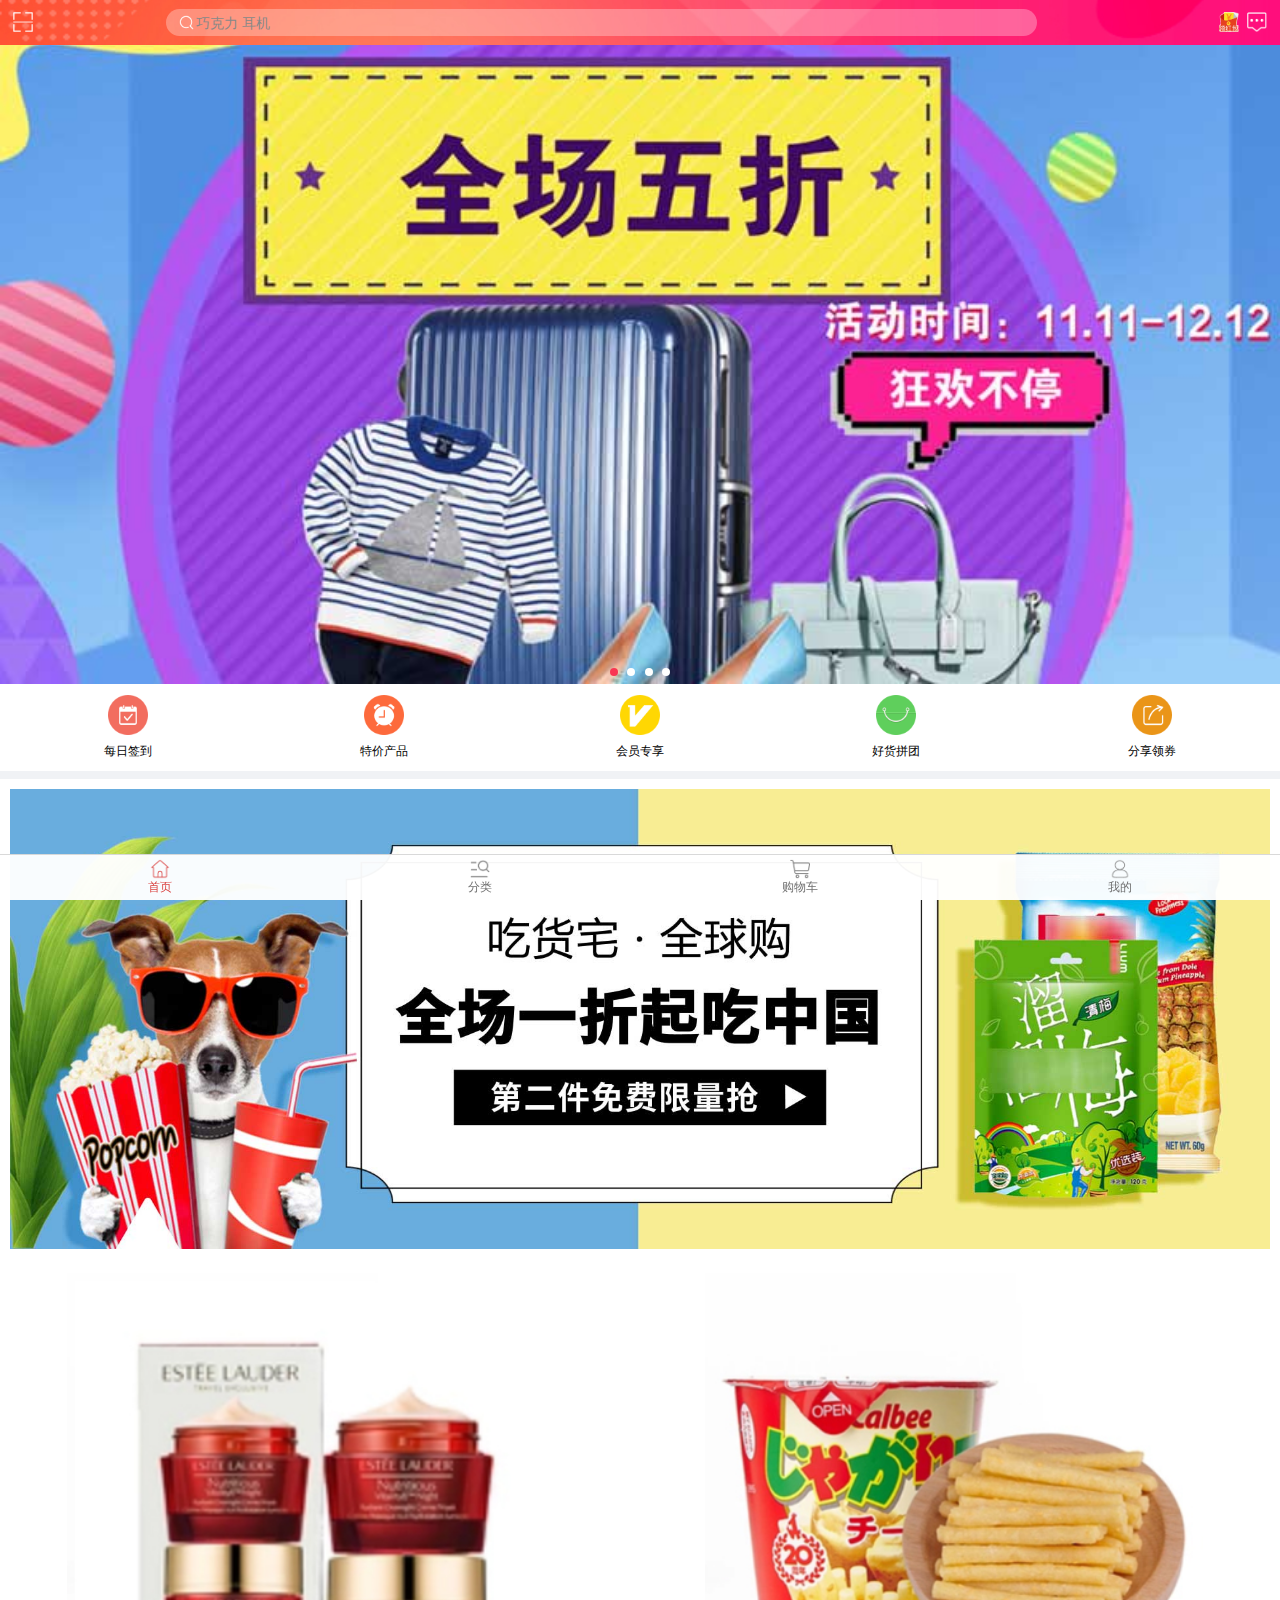
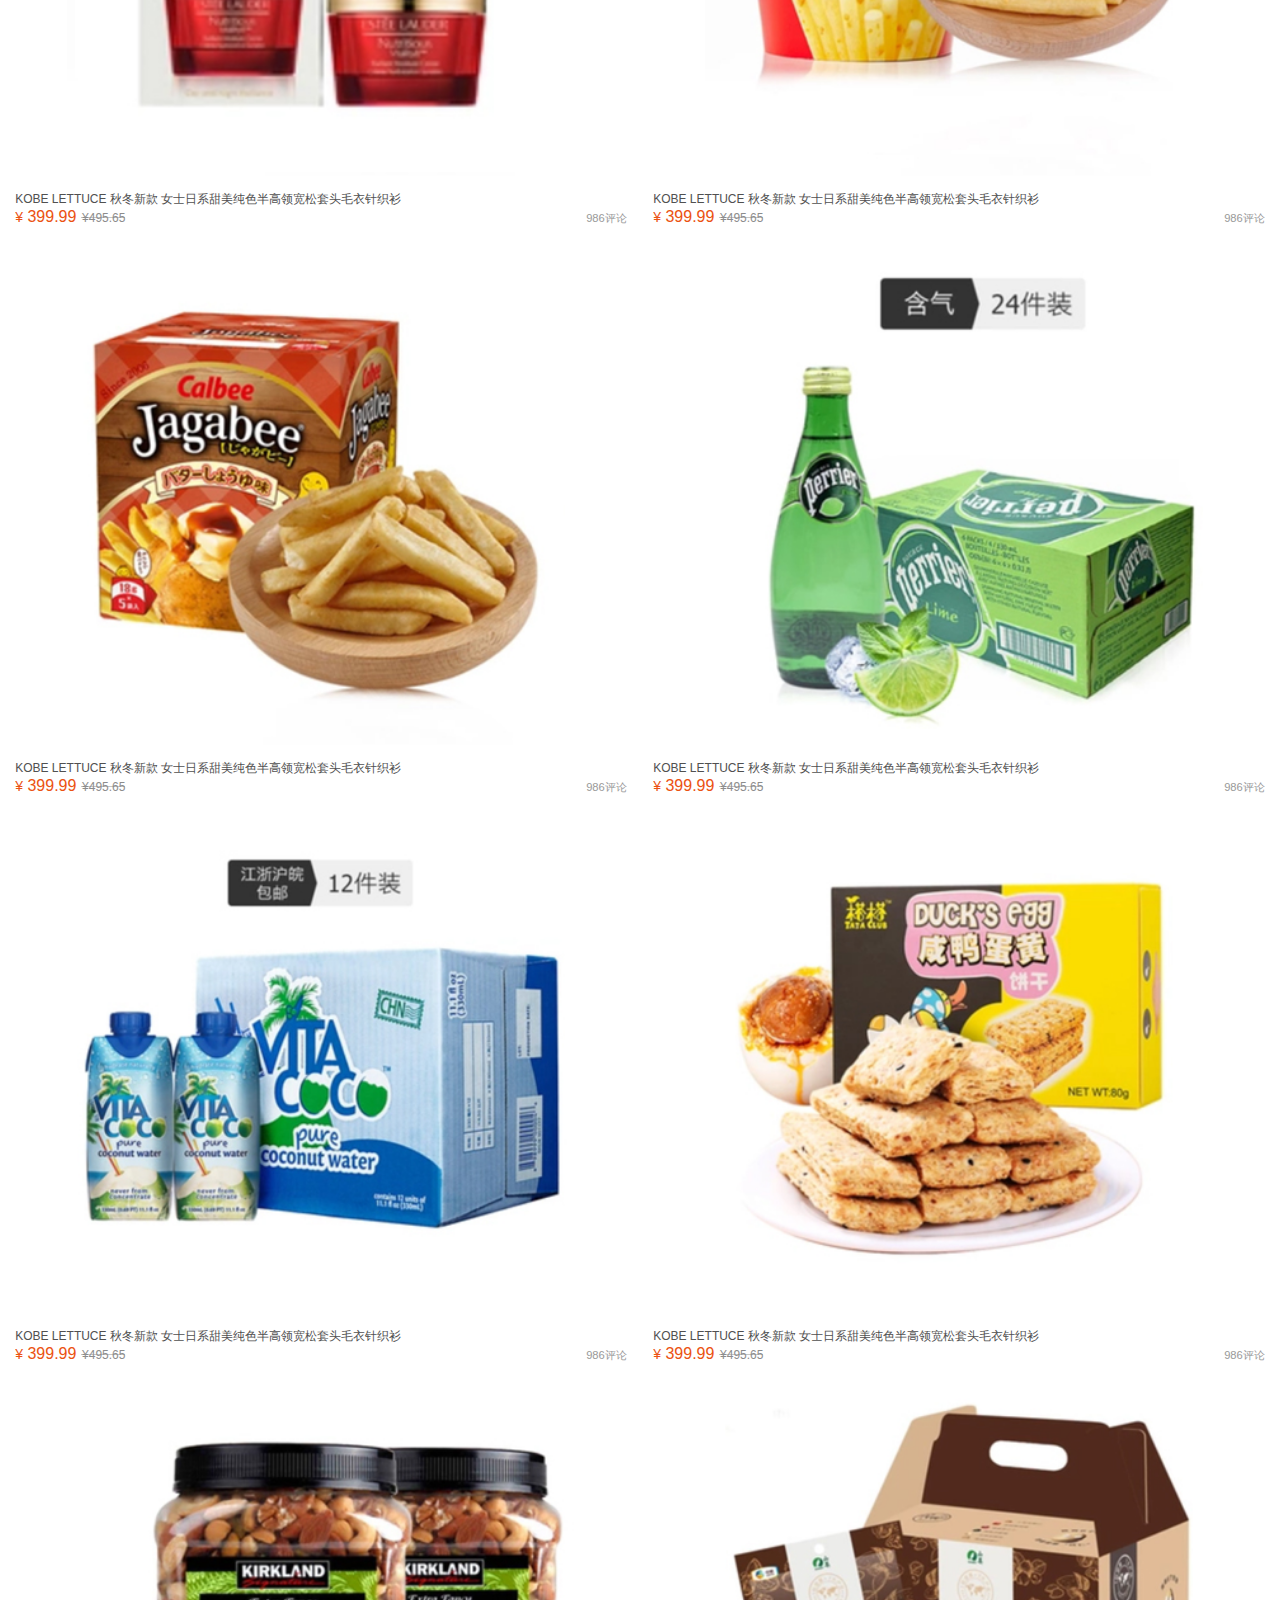
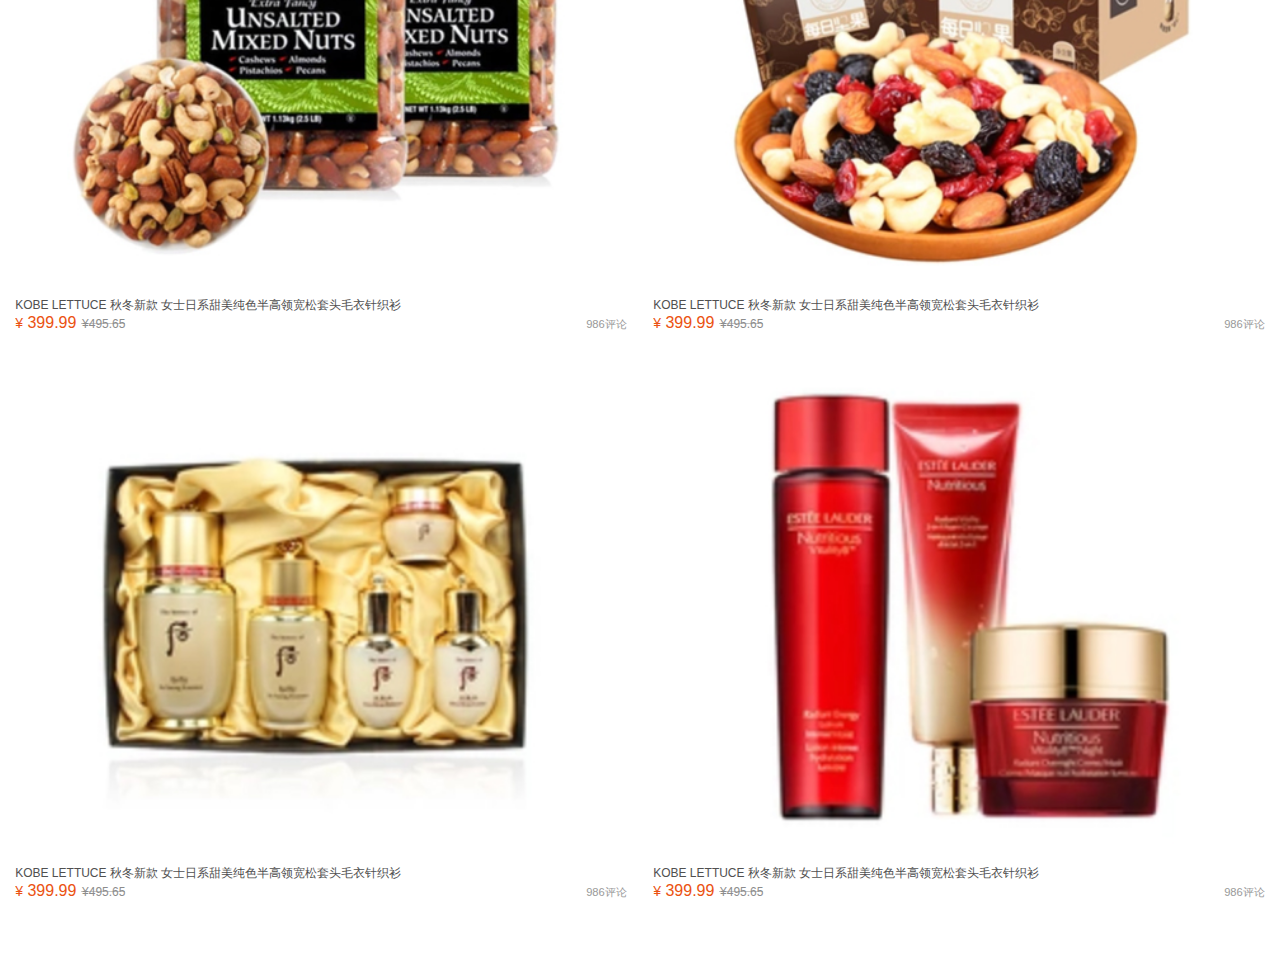
<file: index.html>
<!DOCTYPE html>
<html lang="en">
<head>
	<meta name="viewport" content="width=device-width, initial-scale=1, user-scalable=no, minimal-ui"/>
	<meta name="apple-mobile-web-app-capable" content="yes"/>
	<meta name="apple-mobile-web-app-status-bar-style" content="black"/>
	<meta name="format-detection" content="telephone=no, email=no"/>
	<meta charset="UTF-8">
	<title>创客这次是git提交 - 首页</title>
	<link rel="stylesheet" type="text/css" href="themes/css/core.css">
	<link rel="stylesheet" type="text/css" href="themes/css/icon.css">
	<link rel="stylesheet" type="text/css" href="themes/css/home.css">
	<link rel="icon" type="image/x-icon" href="favicon.ico">
	<link href="iTunesArtwork@2x.png" sizes="114x114" rel="apple-touch-icon-precomposed">
</head>
<body>

	<header class="aui-header-default aui-header-fixed aui-header-bg">
		<a href="#" class="aui-header-item">
			<i class="aui-icon aui-icon-code"></i>
		</a>
		<div class="aui-header-center aui-header-center-clear">
			<div class="aui-header-search-box">
				<i class="aui-icon aui-icon-small-search"></i>
				<input id="" type="text"  placeholder="巧克力 耳机" class="aui-header-search">
			</div>
		</div>
		<a href="#" class="aui-header-item-icon">
			<i class="aui-icon aui-icon-packet"></i>
			<i class="aui-icon aui-icon-member"></i>
		</a>
	</header>
	<div class="aui-content-box">
		<div class="aui-banner-content aui-fixed-top" data-aui-slider>
			<div class="aui-banner-wrapper">
				<div class="aui-banner-wrapper-item">
					<a href="#">
						<img src="themes/img/banner/banner.jpg">
					</a>
				</div>
				<div class="aui-banner-wrapper-item">
					<a href="#">
						<img src="themes/img/banner/banner1.jpg">
					</a>
				</div>
				<div class="aui-banner-wrapper-item">
					<a href="#">
						<img src="themes/img/banner/banner2.jpg">
					</a>
				</div>
				<div class="aui-banner-wrapper-item">
					<a href="#">
						<img src="themes/img/banner/banner3.jpg">
					</a>
				</div>
			</div>
			<div class="aui-banner-pagination"></div>
		</div>
		<section class="aui-grid-content">
			<div class="aui-grid-row">
				<a href="my-sign.html" class="aui-grid-row-item">
					<i class="aui-icon-large aui-icon-sign"></i>
					<p class="aui-grid-row-label">每日签到</p>
				</a>
				<a href="my-time.html" class="aui-grid-row-item">
					<i class="aui-icon-large aui-icon-time"></i>
					<p class="aui-grid-row-label">特价产品</p>
				</a>
				<a href="my-membership.html" class="aui-grid-row-item">
					<i class="aui-icon-large aui-icon-vip"></i>
					<p class="aui-grid-row-label">会员专享</p>
				</a>
				<a href="my-purchase.html" class="aui-grid-row-item">
					<i class="aui-icon-large aui-icon-group"></i>
					<p class="aui-grid-row-label">好货拼团</p>
				</a>
				<a href="my-invitation.html" class="aui-grid-row-item">
					<i class="aui-icon-large aui-icon-share"></i>
					<p class="aui-grid-row-label">分享领券</p>
				</a>
			</div>
		</section>
		<div class="aui-dri"></div>
		<div class="aui-list-content">
			<div class="aui-list-item">
				<div class="aui-list-item-img">
					<img src="themes/img/pd/cf-4.jpg" alt="">
				</div>
			</div>
		</div>
		<section class="aui-list-product">
			<div class="aui-list-product-box">
				<a href="ui-product.html" class="aui-list-product-item">
					<div class="aui-list-product-item-img">
						<img src="themes/img/pd/sf-15.jpg" alt="">
					</div>
					<div class="aui-list-product-item-text">
						<h3>KOBE LETTUCE 秋冬新款 女士日系甜美纯色半高领宽松套头毛衣针织衫</h3>
						<div class="aui-list-product-mes-box">
							<div>
							<span class="aui-list-product-item-price">
								<em>¥</em>
								399.99
							</span>
								<span class="aui-list-product-item-del-price">
								¥495.65
							</span>
							</div>
							<div class="aui-comment">986评论</div>
						</div>
					</div>
				</a>
				<a href="ui-product.html" class="aui-list-product-item">
					<div class="aui-list-product-item-img">
						<img src="themes/img/pd/sf-14.jpg" alt="">
					</div>
					<div class="aui-list-product-item-text">
						<h3>KOBE LETTUCE 秋冬新款 女士日系甜美纯色半高领宽松套头毛衣针织衫</h3>
						<div class="aui-list-product-mes-box">
							<div>
							<span class="aui-list-product-item-price">
								<em>¥</em>
								399.99
							</span>
								<span class="aui-list-product-item-del-price">
								¥495.65
							</span>
							</div>
							<div class="aui-comment">986评论</div>
						</div>
					</div>
				</a>
				<a href="ui-product.html" class="aui-list-product-item">
					<div class="aui-list-product-item-img">
						<img src="themes/img/pd/sf-13.jpg" alt="">
					</div>
					<div class="aui-list-product-item-text">
						<h3>KOBE LETTUCE 秋冬新款 女士日系甜美纯色半高领宽松套头毛衣针织衫</h3>
						<div class="aui-list-product-mes-box">
							<div>
							<span class="aui-list-product-item-price">
								<em>¥</em>
								399.99
							</span>
								<span class="aui-list-product-item-del-price">
								¥495.65
							</span>
							</div>
							<div class="aui-comment">986评论</div>
						</div>
					</div>
				</a>
				<a href="ui-product.html" class="aui-list-product-item">
					<div class="aui-list-product-item-img">
						<img src="themes/img/pd/sf-12.jpg" alt="">
					</div>
					<div class="aui-list-product-item-text">
						<h3>KOBE LETTUCE 秋冬新款 女士日系甜美纯色半高领宽松套头毛衣针织衫</h3>
						<div class="aui-list-product-mes-box">
							<div>
							<span class="aui-list-product-item-price">
								<em>¥</em>
								399.99
							</span>
								<span class="aui-list-product-item-del-price">
								¥495.65
							</span>
							</div>
							<div class="aui-comment">986评论</div>
						</div>
					</div>
				</a>
				<a href="ui-product.html" class="aui-list-product-item">
					<div class="aui-list-product-item-img">
						<img src="themes/img/pd/sf-11.jpg" alt="">
					</div>
					<div class="aui-list-product-item-text">
						<h3>KOBE LETTUCE 秋冬新款 女士日系甜美纯色半高领宽松套头毛衣针织衫</h3>
						<div class="aui-list-product-mes-box">
							<div>
							<span class="aui-list-product-item-price">
								<em>¥</em>
								399.99
							</span>
								<span class="aui-list-product-item-del-price">
								¥495.65
							</span>
							</div>
							<div class="aui-comment">986评论</div>
						</div>
					</div>
				</a>
				<a href="ui-product.html" class="aui-list-product-item">
					<div class="aui-list-product-item-img">
						<img src="themes/img/pd/sf-10.jpg" alt="">
					</div>
					<div class="aui-list-product-item-text">
						<h3>KOBE LETTUCE 秋冬新款 女士日系甜美纯色半高领宽松套头毛衣针织衫</h3>
						<div class="aui-list-product-mes-box">
							<div>
							<span class="aui-list-product-item-price">
								<em>¥</em>
								399.99
							</span>
								<span class="aui-list-product-item-del-price">
								¥495.65
							</span>
							</div>
							<div class="aui-comment">986评论</div>
						</div>
					</div>
				</a>
				<a href="ui-product.html" class="aui-list-product-item">
					<div class="aui-list-product-item-img">
						<img src="themes/img/pd/sf-9.jpg" alt="">
					</div>
					<div class="aui-list-product-item-text">
						<h3>KOBE LETTUCE 秋冬新款 女士日系甜美纯色半高领宽松套头毛衣针织衫</h3>
						<div class="aui-list-product-mes-box">
							<div>
							<span class="aui-list-product-item-price">
								<em>¥</em>
								399.99
							</span>
								<span class="aui-list-product-item-del-price">
								¥495.65
							</span>
							</div>
							<div class="aui-comment">986评论</div>
						</div>
					</div>
				</a>
				<a href="ui-product.html" class="aui-list-product-item">
					<div class="aui-list-product-item-img">
						<img src="themes/img/pd/sf-8.jpg" alt="">
					</div>
					<div class="aui-list-product-item-text">
						<h3>KOBE LETTUCE 秋冬新款 女士日系甜美纯色半高领宽松套头毛衣针织衫</h3>
						<div class="aui-list-product-mes-box">
							<div>
							<span class="aui-list-product-item-price">
								<em>¥</em>
								399.99
							</span>
								<span class="aui-list-product-item-del-price">
								¥495.65
							</span>
							</div>
							<div class="aui-comment">986评论</div>
						</div>
					</div>
				</a>
				<a href="ui-product.html" class="aui-list-product-item">
					<div class="aui-list-product-item-img">
						<img src="themes/img/pd/sf-16.jpg" alt="">
					</div>
					<div class="aui-list-product-item-text">
						<h3>KOBE LETTUCE 秋冬新款 女士日系甜美纯色半高领宽松套头毛衣针织衫</h3>
						<div class="aui-list-product-mes-box">
							<div>
							<span class="aui-list-product-item-price">
								<em>¥</em>
								399.99
							</span>
								<span class="aui-list-product-item-del-price">
								¥495.65
							</span>
							</div>
							<div class="aui-comment">986评论</div>
						</div>
					</div>
				</a>
				<a href="ui-product.html" class="aui-list-product-item">
					<div class="aui-list-product-item-img">
						<img src="themes/img/pd/sf-17.jpg" alt="">
					</div>
					<div class="aui-list-product-item-text">
						<h3>KOBE LETTUCE 秋冬新款 女士日系甜美纯色半高领宽松套头毛衣针织衫</h3>
						<div class="aui-list-product-mes-box">
							<div>
							<span class="aui-list-product-item-price">
								<em>¥</em>
								399.99
							</span>
								<span class="aui-list-product-item-del-price">
								¥495.65
							</span>
							</div>
							<div class="aui-comment">986评论</div>
						</div>
					</div>
				</a>
			</div>
		</section>
	</div>

	<footer class="aui-footer-default aui-footer-fixed">
		<a href="index.html" class="aui-footer-item aui-footer-active">
			<span class="aui-footer-item-icon aui-icon aui-footer-icon-home"></span>
			<span class="aui-footer-item-text">首页</span>
		</a>
		<a href="class.html" class="aui-footer-item">
			<span class="aui-footer-item-icon aui-icon aui-footer-icon-class"></span>
			<span class="aui-footer-item-text">分类</span>
		</a>
		<a href="car.html" class="aui-footer-item">
			<span class="aui-footer-item-icon aui-icon aui-footer-icon-car"></span>
			<span class="aui-footer-item-text">购物车</span>
		</a>
		<a href="ui-me.html" class="aui-footer-item">
			<span class="aui-footer-item-icon aui-icon aui-footer-icon-me"></span>
			<span class="aui-footer-item-text">我的</span>
		</a>
	</footer>
	<script type="text/javascript" src="themes/js/jquery.min.js"></script>
	<script type="text/javascript" src="themes/js/aui.js"></script>
</body>
</html>
</file>
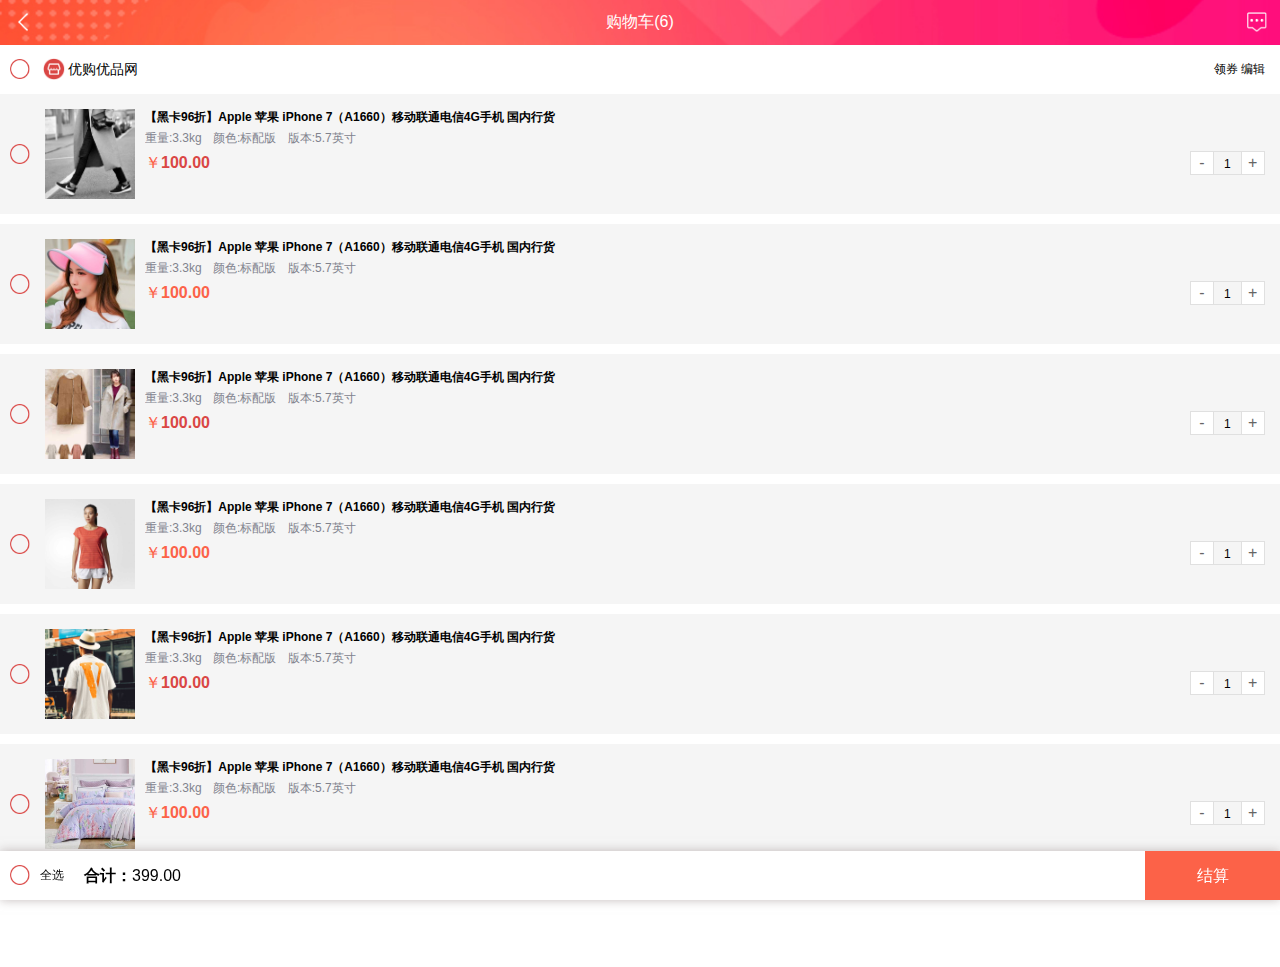
<file: car.html>
<!DOCTYPE html>
<html>
<head>
	<meta name="viewport" content="width=device-width, initial-scale=1, user-scalable=no, minimal-ui"/>
	<meta name="apple-mobile-web-app-capable" content="yes"/>
	<meta name="apple-mobile-web-app-status-bar-style" content="black"/>
	<meta name="format-detection" content="telephone=no, email=no"/>
	<meta charset="UTF-8">
	<title>购物车</title>
	<link rel="stylesheet" href="themes/css/core.css">
	<link rel="stylesheet" href="themes/css/icon.css">
	<link rel="stylesheet" href="themes/css/home.css">
	<link rel="icon" type="image/x-icon" href="favicon.ico">
	<link href="iTunesArtwork@2x.png" sizes="114x114" rel="apple-touch-icon-precomposed">
</head>
<body>

	<header class="aui-header-default aui-header-fixed aui-header-bg">
		<a href="javascript:history.back(-1)" class="aui-header-item">
			<i class="aui-icon aui-icon-back-white"></i>
		</a>
		<div class="aui-header-center aui-header-center-clear">
			<div class="aui-header-center-logo">
				<div class="aui-car-white-Typeface">购物车(6)</div>
			</div>
		</div>
		<a href="#" class="aui-header-item-icon"   style="min-width:0">
			<i class="aui-icon aui-icon-member"></i>
		</a>
	</header>
	<section class="aui-car-content">
		<div class="aui-car-box">
			<div class="aui-car-box-name">
				<input type="checkbox" class="check goods-check shopCheck">
				<h3>
					<a href="#">优购优品网</a>
				</h3>
				<div class="aui-car-coupons">
					<a href="#">领券</a>
					<a href="#">编辑</a>
				</div>
			</div>
			<div class="aui-car-box-list">
				<ul>
					<li>
						<div class="aui-car-box-list-item">
							<input type="checkbox" class="check goods-check goodsCheck">
							<div class="aui-car-box-list-img">
								<a href="ui-product.html">
									<img src="themes/img/pd/sf-1.jpg" alt="">
								</a>
							</div>
							<div class="aui-car-box-list-text">
								<h4>
									<a href="ui-product.html">【黑卡96折】Apple 苹果 iPhone 7（A1660）移动联通电信4G手机 国内行货</a>
								</h4>
								<div class="aui-car-box-list-text-brief">
									<span>重量:3.3kg</span>
									<span>颜色:标配版</span>
									<span>版本:5.7英寸</span>
								</div>
								<div class="aui-car-box-list-text-price">
									<div class="aui-car-box-list-text-pri">
										￥<b class="price">100.00</b>
									</div>
									<div class="aui-car-box-list-text-arithmetic">
										<a href="javascript:;" class="minus">-</a>
										<span class="num">1</span>
										<a href="javascript:;" class="plus">+</a>
									</div>
								</div>
							</div>

						</div>
					</li>
					<li>
						<div class="aui-car-box-list-item">
							<input type="checkbox" class="check goods-check goodsCheck">
							<div class="aui-car-box-list-img">
								<a href="ui-product.html">
									<img src="themes/img/pd/sf-2.jpg" alt="">
								</a>
							</div>
							<div class="aui-car-box-list-text">
								<h4>
									<a href="ui-product.html">【黑卡96折】Apple 苹果 iPhone 7（A1660）移动联通电信4G手机 国内行货</a>
								</h4>
								<div class="aui-car-box-list-text-brief">
									<span>重量:3.3kg</span>
									<span>颜色:标配版</span>
									<span>版本:5.7英寸</span>
								</div>
								<div class="aui-car-box-list-text-price">
									<div class="aui-car-box-list-text-pri">
										￥<b class="aui-price">100.00</b>
									</div>
									<div class="aui-car-box-list-text-arithmetic">
										<a href="javascript:;" class="minus">-</a>
										<span class="num">1</span>
										<a href="javascript:;" class="plus">+</a>
									</div>
								</div>
							</div>

						</div>
					</li>
					<li>
						<div class="aui-car-box-list-item">
							<input type="checkbox" class="check goods-check goodsCheck">
							<div class="aui-car-box-list-img">
								<a href="ui-product.html">
									<img src="themes/img/pd/sf-3.jpg" alt="">
								</a>
							</div>
							<div class="aui-car-box-list-text">
								<h4>
									<a href="ui-product.html">【黑卡96折】Apple 苹果 iPhone 7（A1660）移动联通电信4G手机 国内行货</a>
								</h4>
								<div class="aui-car-box-list-text-brief">
									<span>重量:3.3kg</span>
									<span>颜色:标配版</span>
									<span>版本:5.7英寸</span>
								</div>
								<div class="aui-car-box-list-text-price">
									<div class="aui-car-box-list-text-pri">
										￥<b class="price">100.00</b>
									</div>
									<div class="aui-car-box-list-text-arithmetic">
										<a href="javascript:;" class="minus">-</a>
										<span class="num">1</span>
										<a href="javascript:;" class="plus">+</a>
									</div>
								</div>
							</div>

						</div>
					</li>
					<li>
						<div class="aui-car-box-list-item">
							<input type="checkbox" class="check goods-check goodsCheck">
							<div class="aui-car-box-list-img">
								<a href="ui-product.html">
									<img src="themes/img/pd/sf-4.jpg" alt="">
								</a>
							</div>
							<div class="aui-car-box-list-text">
								<h4>
									<a href="ui-product.html">【黑卡96折】Apple 苹果 iPhone 7（A1660）移动联通电信4G手机 国内行货</a>
								</h4>
								<div class="aui-car-box-list-text-brief">
									<span>重量:3.3kg</span>
									<span>颜色:标配版</span>
									<span>版本:5.7英寸</span>
								</div>
								<div class="aui-car-box-list-text-price">
									<div class="aui-car-box-list-text-pri">
										￥<b class="aui-price">100.00</b>
									</div>
									<div class="aui-car-box-list-text-arithmetic">
										<a href="javascript:;" class="minus">-</a>
										<span class="num">1</span>
										<a href="javascript:;" class="plus">+</a>
									</div>
								</div>
							</div>

						</div>
					</li>
					<li>
						<div class="aui-car-box-list-item">
							<input type="checkbox" class="check goods-check goodsCheck">
							<div class="aui-car-box-list-img">
								<a href="ui-product.html">
									<img src="themes/img/pd/sf-5.jpg" alt="">
								</a>
							</div>
							<div class="aui-car-box-list-text">
								<h4>
									<a href="ui-product.html">【黑卡96折】Apple 苹果 iPhone 7（A1660）移动联通电信4G手机 国内行货</a>
								</h4>
								<div class="aui-car-box-list-text-brief">
									<span>重量:3.3kg</span>
									<span>颜色:标配版</span>
									<span>版本:5.7英寸</span>
								</div>
								<div class="aui-car-box-list-text-price">
									<div class="aui-car-box-list-text-pri">
										￥<b class="price">100.00</b>
									</div>
									<div class="aui-car-box-list-text-arithmetic">
										<a href="javascript:;" class="minus">-</a>
										<span class="num">1</span>
										<a href="javascript:;" class="plus">+</a>
									</div>
								</div>
							</div>

						</div>
					</li>
					<li>
						<div class="aui-car-box-list-item">
							<input type="checkbox" class="check goods-check goodsCheck">
							<div class="aui-car-box-list-img">
								<a href="ui-product.html">
									<img src="themes/img/pd/sf-6.jpg" alt="">
								</a>
							</div>
							<div class="aui-car-box-list-text">
								<h4>
									<a href="ui-product.html">【黑卡96折】Apple 苹果 iPhone 7（A1660）移动联通电信4G手机 国内行货</a>
								</h4>
								<div class="aui-car-box-list-text-brief">
									<span>重量:3.3kg</span>
									<span>颜色:标配版</span>
									<span>版本:5.7英寸</span>
								</div>
								<div class="aui-car-box-list-text-price">
									<div class="aui-car-box-list-text-pri">
										￥<b class="aui-price">100.00</b>
									</div>
									<div class="aui-car-box-list-text-arithmetic">
										<a href="javascript:;" class="minus">-</a>
										<span class="num">1</span>
										<a href="javascript:;" class="plus">+</a>
									</div>
								</div>
							</div>

						</div>
					</li>
				</ul>
			</div>
			<div class="aui-shopPrice">
				本店总计：￥
				<span class="aui-total-amount ShopTotal">00.00</span>
			</div>
		</div>
	</section>
	<div class="aui-payment-bar">
		<div class="all-checkbox"><input type="checkbox" class="check goods-check" id="AllCheck">全选</div>
		<div class="shop-total">
			<strong>合计：<i class="total" id="AllTotal">399.00</i></strong>
		</div>
		<a href="order.html" class="settlement">结算</a>
	</div>
	<script src="themes/js/jquery.min.js"></script>
	<script src="themes/js/aui-car.js"></script>

</body>
</html>
</file>
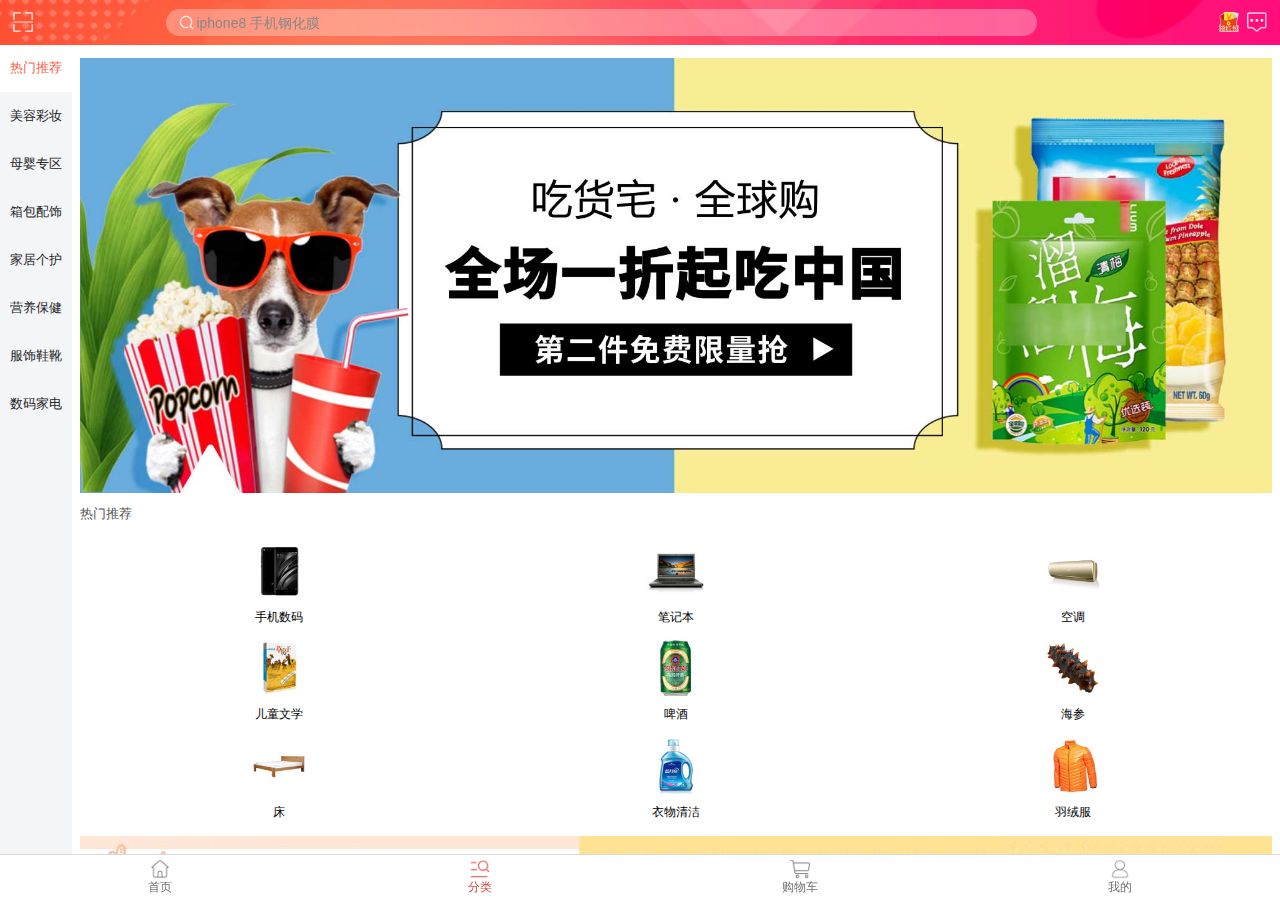
<file: class.html>
<!DOCTYPE html>
<html lang="en">
<head>
	<meta name="viewport" content="width=device-width, initial-scale=1, user-scalable=no, minimal-ui"/>
	<meta name="apple-mobile-web-app-capable" content="yes"/>
	<meta name="apple-mobile-web-app-status-bar-style" content="black"/>
	<meta name="format-detection" content="telephone=no, email=no"/>
	<meta charset="UTF-8">
	<title>优购优品网</title>
	<link rel="stylesheet" href="themes/css/core.css">
	<link rel="stylesheet" href="themes/css/icon.css">
	<link rel="stylesheet" href="themes/css/home.css">
	<link rel="icon" type="image/x-icon" href="favicon.ico">
	<link href="iTunesArtwork@2x.png" sizes="114x114" rel="apple-touch-icon-precomposed">
</head>
<body>

	<header class="aui-header-default aui-header-fixed aui-header-bg">
		<a href="#" class="aui-header-item">
			<i class="aui-icon aui-icon-code"></i>
		</a>
		<div class="aui-header-center aui-header-center-clear">
			<div class="aui-header-search-box">
				<i class="aui-icon aui-icon-small-search"></i>
				<input id="" type="text"  placeholder="iphone8 手机钢化膜" class="aui-header-search">
			</div>
		</div>
		<a href="#" class="aui-header-item-icon">
			<i class="aui-icon aui-icon-packet"></i>
			<i class="aui-icon aui-icon-member"></i>
		</a>
	</header>
	<section class="aui-scroll-contents">
		<div class="aui-scroll-box" data-ydui-scrolltab>
			<div class="aui-scroll-nav">
				<a href="#" class="aui-scroll-item aui-crt">
					<div class="aui-scroll-item-icon"></div>
					<div class="aui-scroll-item-text">热门推荐</div>
				</a>
				<a href="#" class="aui-scroll-item aui-crt">
					<div class="aui-scroll-item-icon"></div>
					<div class="aui-scroll-item-text">美容彩妆</div>
				</a>
				<a href="#" class="aui-scroll-item aui-crt">
					<div class="aui-scroll-item-icon"></div>
					<div class="aui-scroll-item-text">母婴专区</div>
				</a>
				<a href="#" class="aui-scroll-item aui-crt">
					<div class="aui-scroll-item-icon"></div>
					<div class="aui-scroll-item-text">箱包配饰</div>
				</a>
				<a href="#" class="aui-scroll-item aui-crt">
					<div class="aui-scroll-item-icon"></div>
					<div class="aui-scroll-item-text">家居个护</div>
				</a>
				<a href="#" class="aui-scroll-item aui-crt">
					<div class="aui-scroll-item-icon"></div>
					<div class="aui-scroll-item-text">营养保健</div>
				</a>
				<a href="#" class="aui-scroll-item aui-crt">
					<div class="aui-scroll-item-icon"></div>
					<div class="aui-scroll-item-text">服饰鞋靴</div>
				</a>
				<a href="#" class="aui-scroll-item aui-crt">
					<div class="aui-scroll-item-icon"></div>
					<div class="aui-scroll-item-text">数码家电</div>
				</a>
			</div>
			<div class="aui-scroll-content">
				<div class="aui-scroll-content-item">
					<div class="aui-class-img">
						<img src="themes/img/pd/cf-4.jpg" alt="">
					</div>
					<h2 class="aui-scroll-content-title">热门推荐</h2>
					<section class="aui-grid-content">
						<div class="aui-grid-row aui-grid-row-clear">
							<a href="#" class="aui-grid-row-item">
								<i class="aui-icon-large aui-icon-sign"><img src="themes/img/ad/x-sf-1.jpg" alt=""></i>
								<p class="aui-grid-row-label">手机数码</p>
							</a>
							<a href="#" class="aui-grid-row-item">
								<i class="aui-icon-large aui-icon-sign"><img src="themes/img/ad/x-sf-2.jpg" alt=""></i>
								<p class="aui-grid-row-label">笔记本</p>
							</a>
							<a href="#" class="aui-grid-row-item">
								<i class="aui-icon-large aui-icon-sign"><img src="themes/img/ad/x-sf-3.jpg" alt=""></i>
								<p class="aui-grid-row-label">空调</p>
							</a>
							<a href="#" class="aui-grid-row-item">
								<i class="aui-icon-large aui-icon-sign"><img src="themes/img/ad/x-sf-4.jpg" alt=""></i>
								<p class="aui-grid-row-label">儿童文学</p>
							</a>
							<a href="#" class="aui-grid-row-item">
								<i class="aui-icon-large aui-icon-sign"><img src="themes/img/ad/x-sf-5.jpg" alt=""></i>
								<p class="aui-grid-row-label">啤酒</p>
							</a>
							<a href="#" class="aui-grid-row-item">
								<i class="aui-icon-large aui-icon-sign"><img src="themes/img/ad/x-sf-6.jpg" alt=""></i>
								<p class="aui-grid-row-label">海参</p>
							</a>
							<a href="#" class="aui-grid-row-item">
								<i class="aui-icon-large aui-icon-sign"><img src="themes/img/ad/x-sf-7.jpg" alt=""></i>
								<p class="aui-grid-row-label">床</p>
							</a>
							<a href="#" class="aui-grid-row-item">
								<i class="aui-icon-large aui-icon-sign"><img src="themes/img/ad/x-sf-8.jpg" alt=""></i>
								<p class="aui-grid-row-label">衣物清洁</p>
							</a>
							<a href="#" class="aui-grid-row-item">
								<i class="aui-icon-large aui-icon-sign"><img src="themes/img/ad/x-sf-9.jpg" alt=""></i>
								<p class="aui-grid-row-label">羽绒服</p>
							</a>
						</div>
					</section>
				</div>
				<div class="aui-scroll-content-item">
					<div class="aui-class-img">
						<img src="themes/img/pd/cf-8.jpg" alt="">
					</div>
					<h2 class="aui-scroll-content-title">美容彩妆</h2>
					<section class="aui-grid-content">
						<div class="aui-grid-row aui-grid-row-clear">
							<a href="#" class="aui-grid-row-item">
								<i class="aui-icon-large aui-icon-sign"><img src="themes/img/ad/x-sf-1.jpg" alt=""></i>
								<p class="aui-grid-row-label">手机数码</p>
							</a>
							<a href="#" class="aui-grid-row-item">
								<i class="aui-icon-large aui-icon-sign"><img src="themes/img/ad/x-sf-2.jpg" alt=""></i>
								<p class="aui-grid-row-label">笔记本</p>
							</a>
							<a href="#" class="aui-grid-row-item">
								<i class="aui-icon-large aui-icon-sign"><img src="themes/img/ad/x-sf-3.jpg" alt=""></i>
								<p class="aui-grid-row-label">空调</p>
							</a>
							<a href="#" class="aui-grid-row-item">
								<i class="aui-icon-large aui-icon-sign"><img src="themes/img/ad/x-sf-4.jpg" alt=""></i>
								<p class="aui-grid-row-label">儿童文学</p>
							</a>
							<a href="#" class="aui-grid-row-item">
								<i class="aui-icon-large aui-icon-sign"><img src="themes/img/ad/x-sf-5.jpg" alt=""></i>
								<p class="aui-grid-row-label">啤酒</p>
							</a>
							<a href="#" class="aui-grid-row-item">
								<i class="aui-icon-large aui-icon-sign"><img src="themes/img/ad/x-sf-6.jpg" alt=""></i>
								<p class="aui-grid-row-label">海参</p>
							</a>
							<a href="#" class="aui-grid-row-item">
								<i class="aui-icon-large aui-icon-sign"><img src="themes/img/ad/x-sf-7.jpg" alt=""></i>
								<p class="aui-grid-row-label">床</p>
							</a>
							<a href="#" class="aui-grid-row-item">
								<i class="aui-icon-large aui-icon-sign"><img src="themes/img/ad/x-sf-8.jpg" alt=""></i>
								<p class="aui-grid-row-label">衣物清洁</p>
							</a>
							<a href="#" class="aui-grid-row-item">
								<i class="aui-icon-large aui-icon-sign"><img src="themes/img/ad/x-sf-9.jpg" alt=""></i>
								<p class="aui-grid-row-label">羽绒服</p>
							</a>
						</div>
					</section>
				</div>
				<div class="aui-scroll-content-item">
					<strong class="aui-scroll-content-title">母婴专区</strong>
					<div style="height: 300px;background-color: #ededed;"></div>
				</div>
				<div class="aui-scroll-content-item">
					<strong class="aui-scroll-content-title">箱包配饰</strong>
					<div style="height: 300px;background-color: #ededed;"></div>
				</div>
				<div class="aui-scroll-content-item">
					<strong class="aui-scroll-content-title">家居个护</strong>
					<div style="height: 300px;background-color: #ededed;"></div>
				</div>
				<div class="aui-scroll-content-item">
					<strong class="aui-scroll-content-title">营养保健</strong>
					<div style="height: 300px;background-color: #ededed;"></div>
				</div>
				<div class="aui-scroll-content-item">
					<strong class="aui-scroll-content-title">服饰鞋靴</strong>
					<div style="height: 300px;background-color: #ededed;"></div>
				</div>
				<div class="aui-scroll-content-item">
					<strong class="aui-scroll-content-title">数码家电</strong>
					<div style="height: 300px;background-color: #ededed;"></div>
				</div>
			</div>
		</div>
	</section>


	<footer class="aui-footer-default aui-footer-fixed">
		<a href="index.html" class="aui-footer-item ">
			<span class="aui-footer-item-icon aui-icon aui-footer-icon-home"></span>
			<span class="aui-footer-item-text">首页</span>
		</a>
		<a href="class.html" class="aui-footer-item aui-footer-active">
			<span class="aui-footer-item-icon aui-icon aui-footer-icon-class"></span>
			<span class="aui-footer-item-text">分类</span>
		</a>
		<a href="car.html" class="aui-footer-item">
			<span class="aui-footer-item-icon aui-icon aui-footer-icon-car"></span>
			<span class="aui-footer-item-text">购物车</span>
		</a>
		<a href="ui-me.html" class="aui-footer-item">
			<span class="aui-footer-item-icon aui-icon aui-footer-icon-me"></span>
			<span class="aui-footer-item-text">我的</span>
		</a>
	</footer>

	<script src="themes/js/jquery.min.js"></script>
	<script src="themes/js/aui.js"></script>
</body>
</html>
</file>
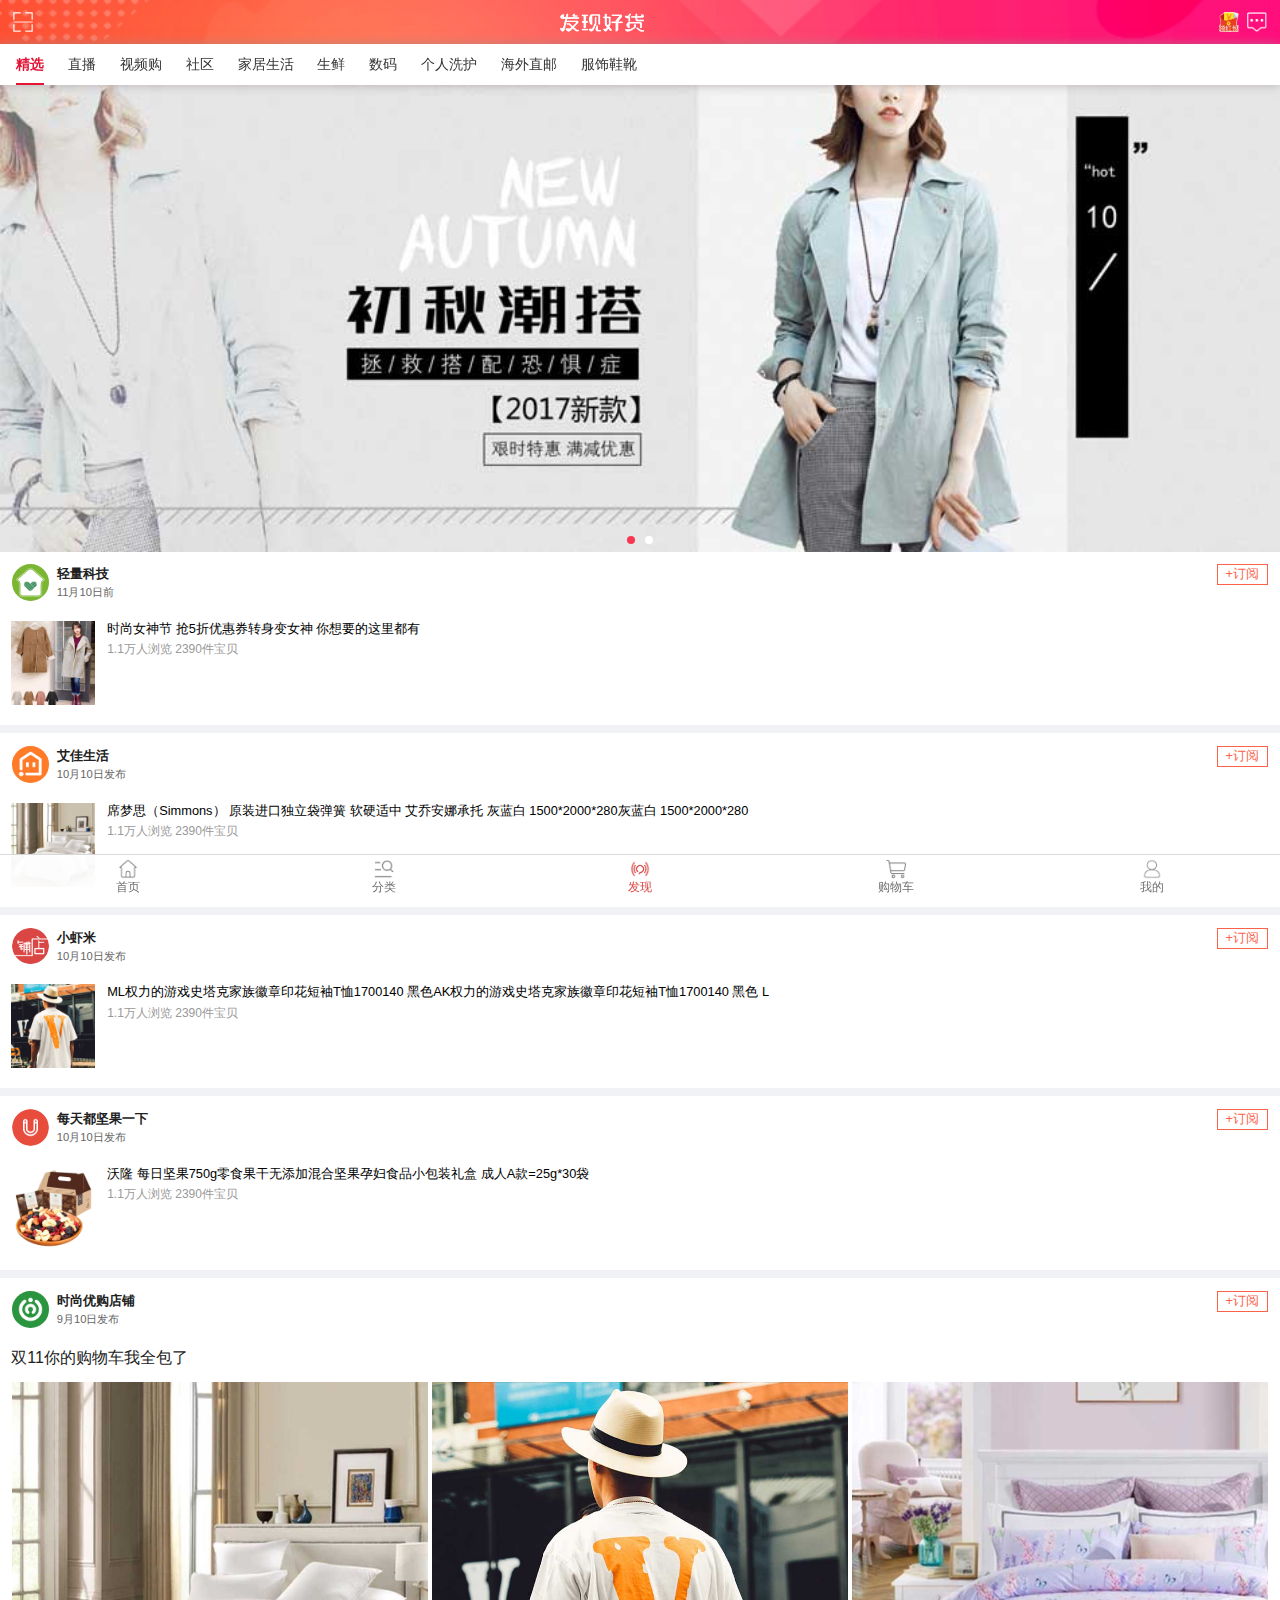
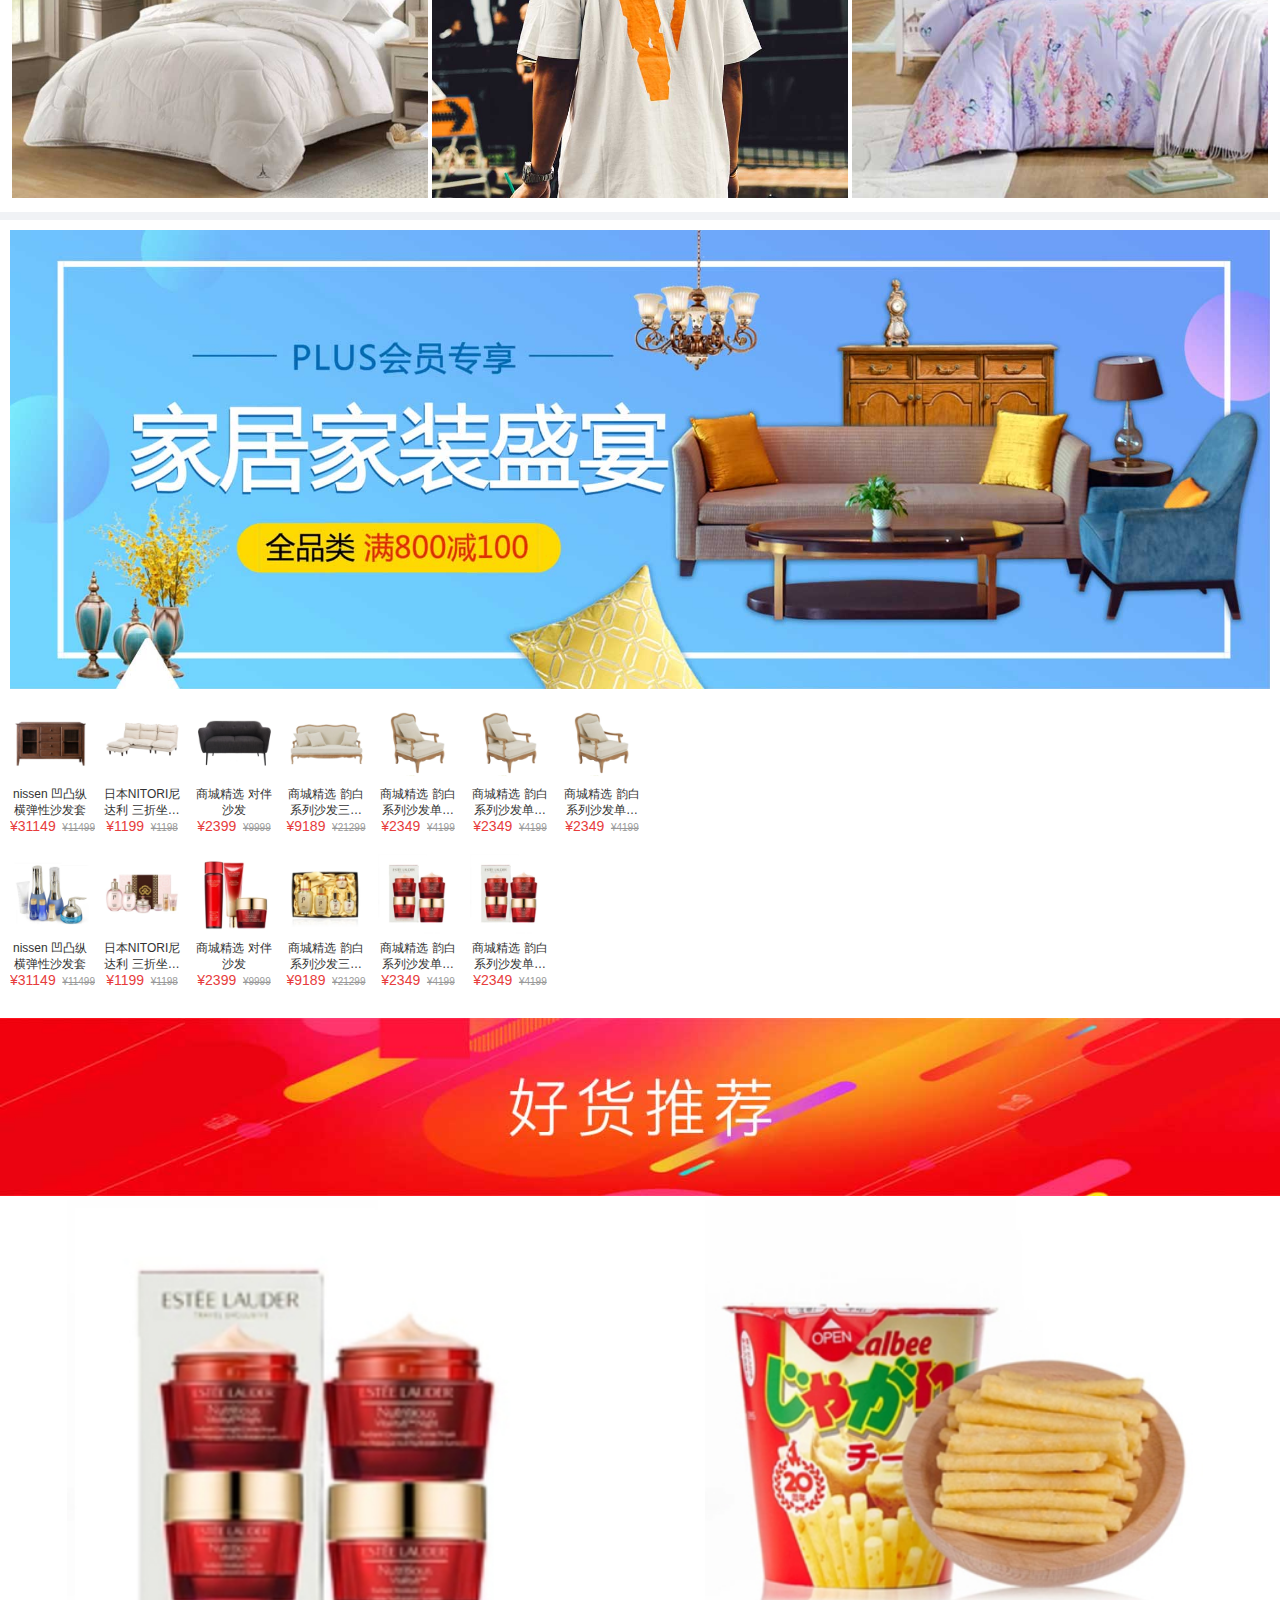
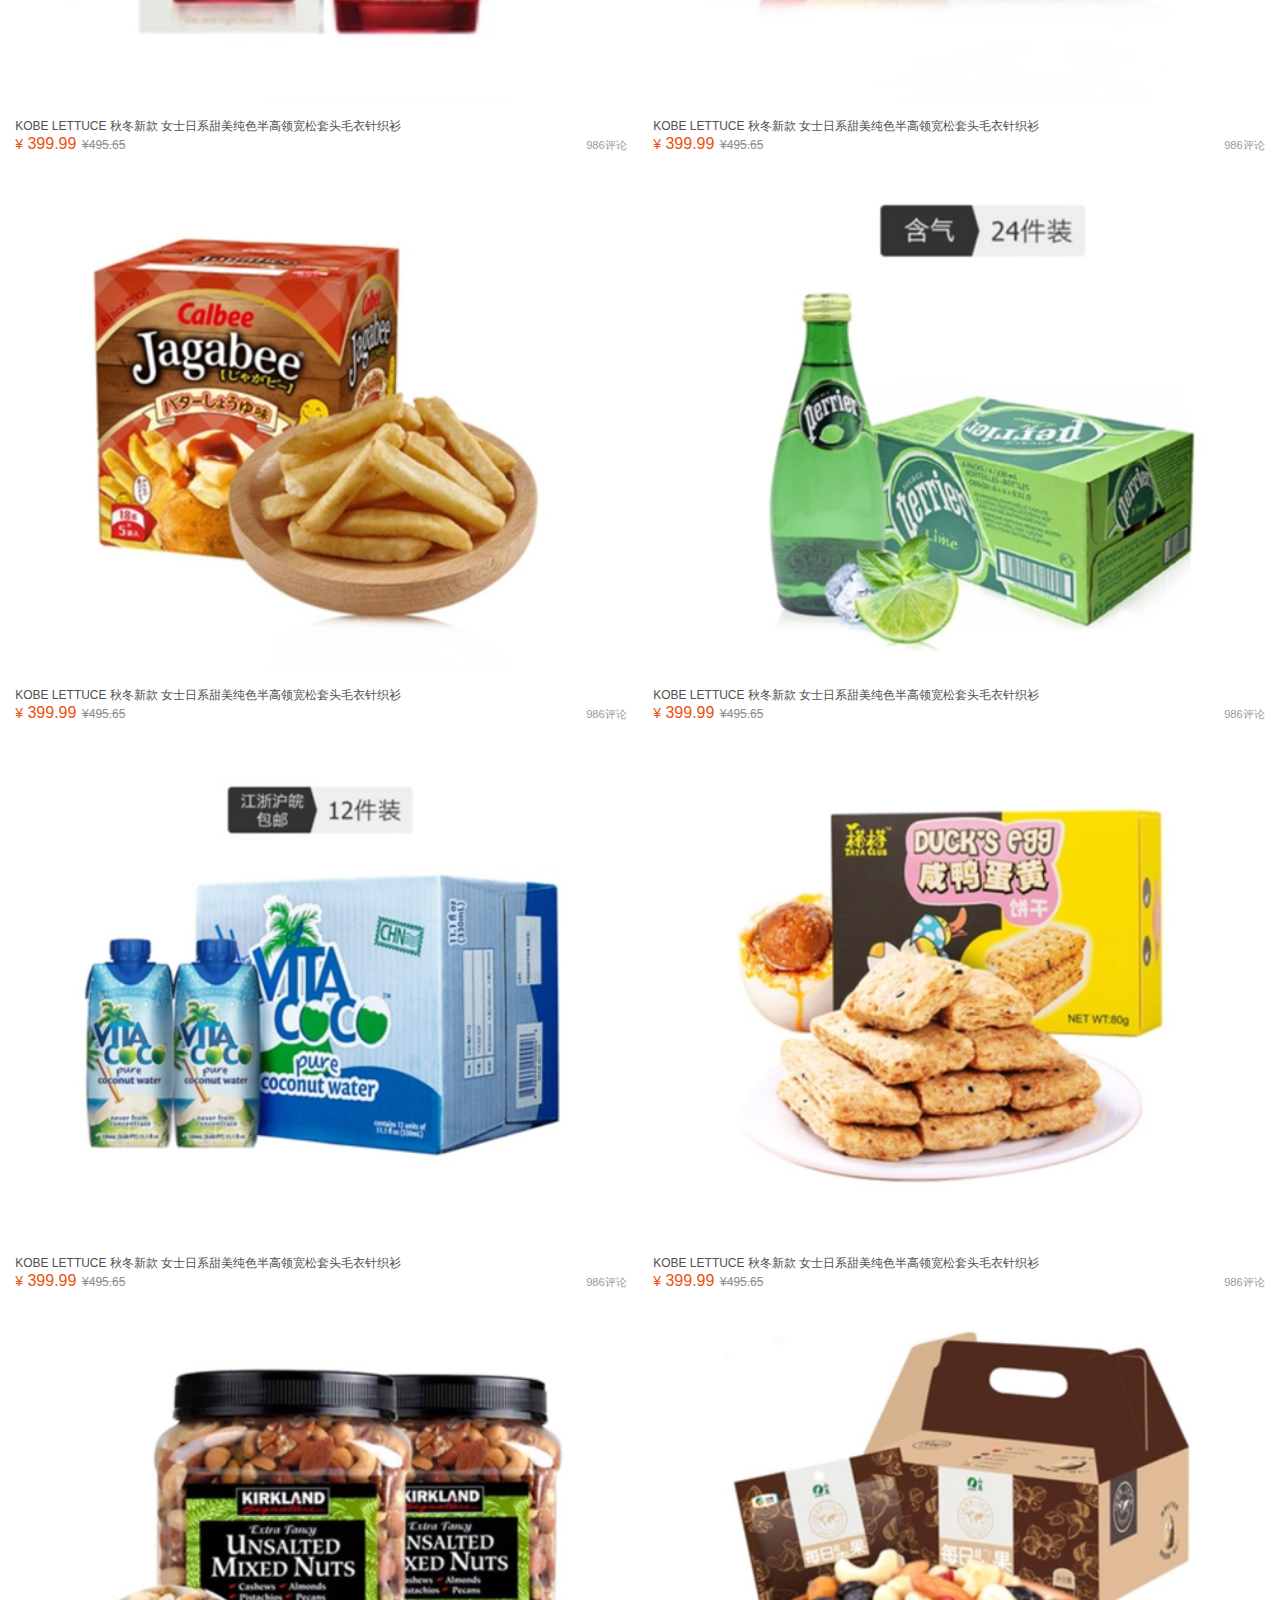
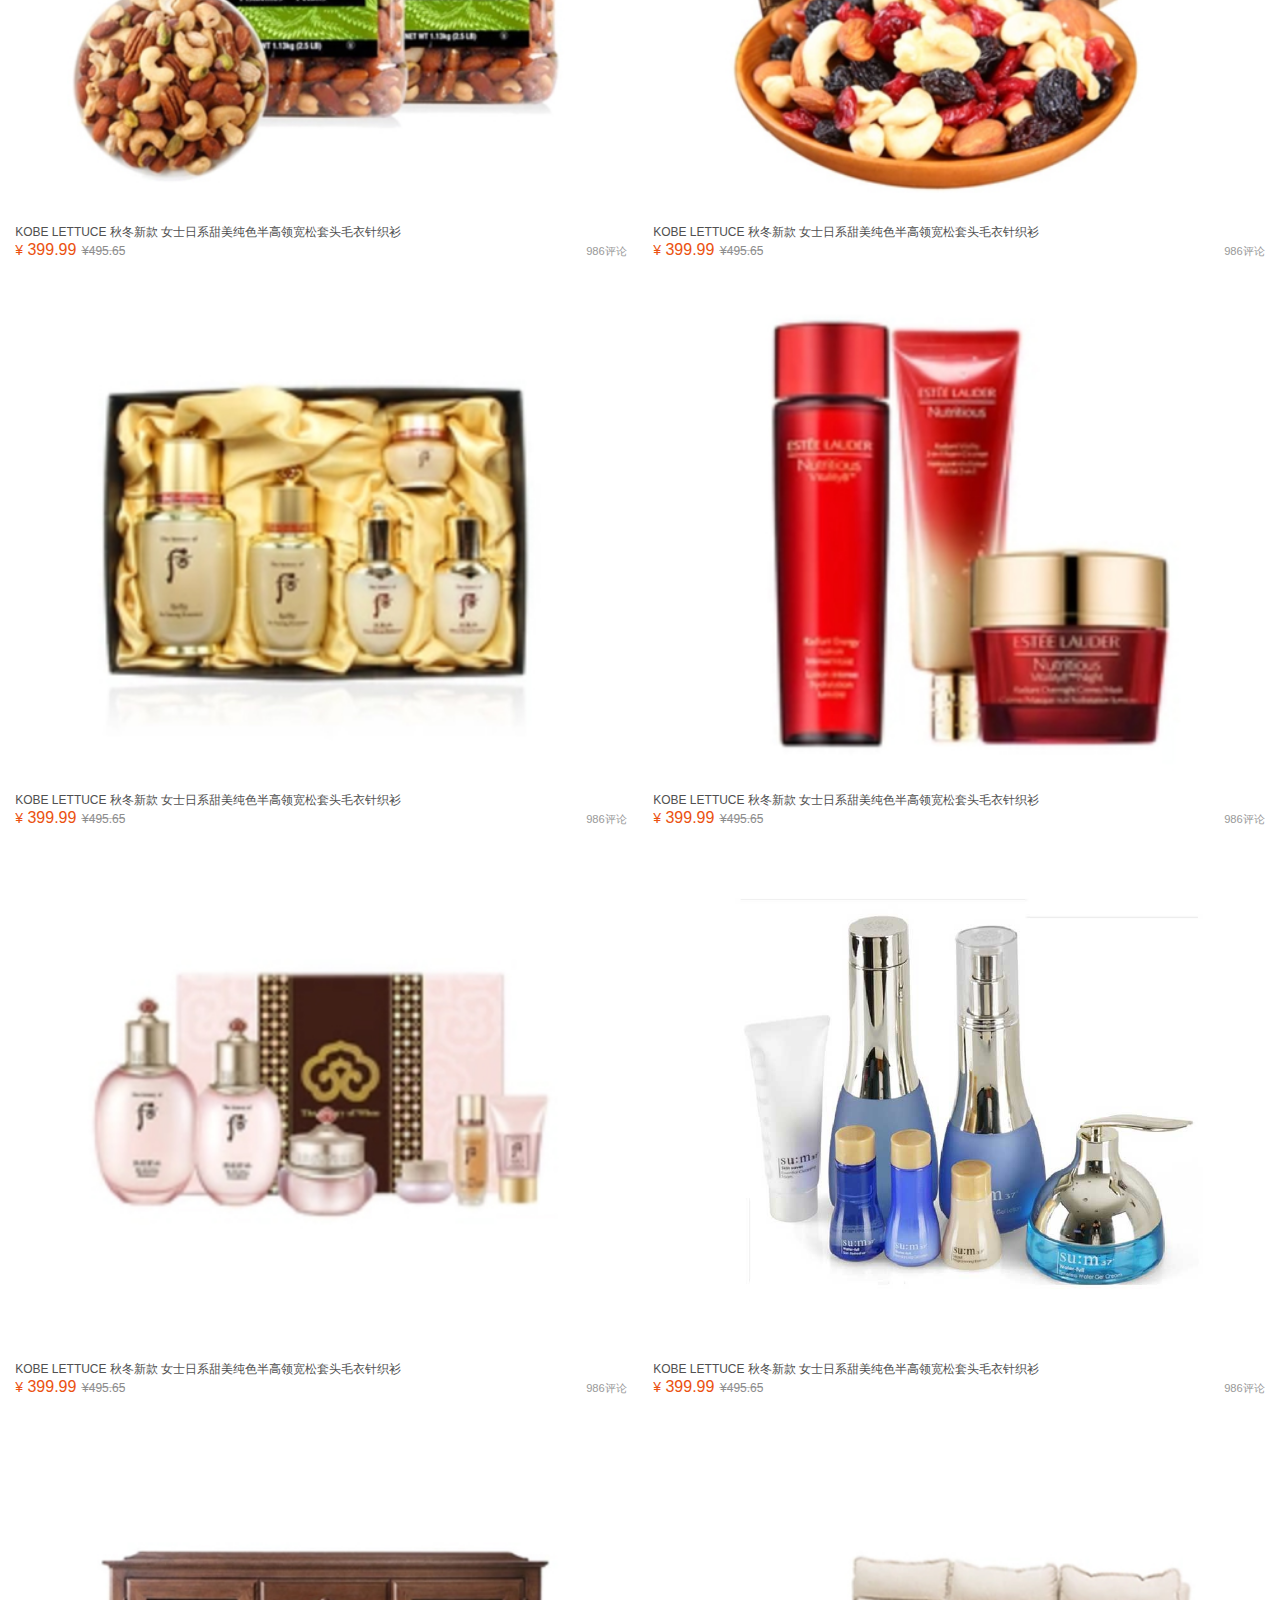
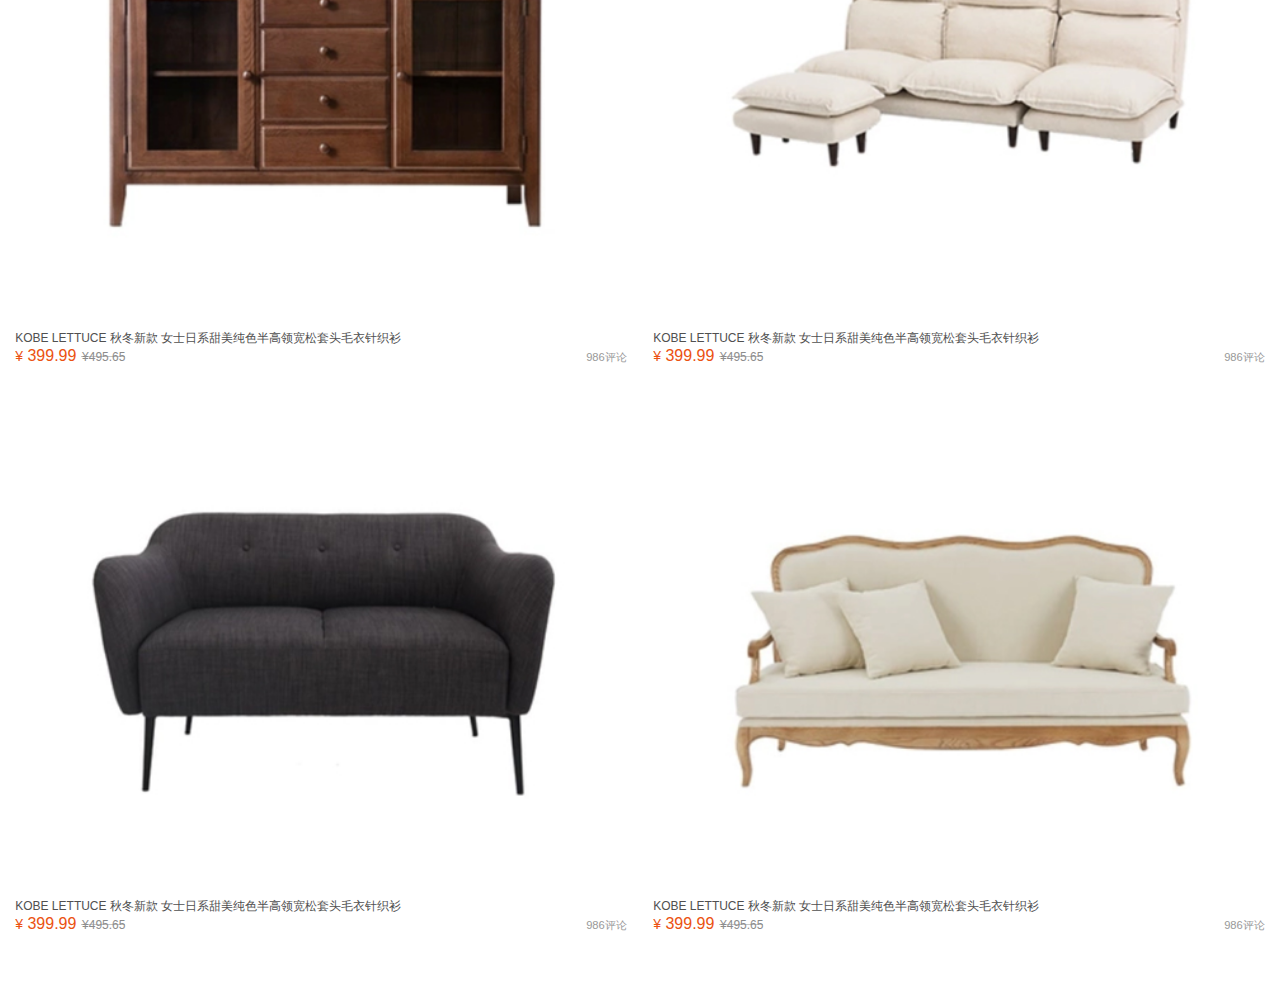
<file: find.html>
<!DOCTYPE html>
<html>
<head>
	<meta name="viewport" content="width=device-width, initial-scale=1, user-scalable=no, minimal-ui"/>
	<meta name="apple-mobile-web-app-capable" content="yes"/>
	<meta name="apple-mobile-web-app-status-bar-style" content="black"/>
	<meta name="format-detection" content="telephone=no, email=no"/>
	<meta charset="UTF-8">
	<title>优购优品网</title>
	<link rel="stylesheet" href="themes/css/core.css">
	<link rel="stylesheet" href="themes/css/icon.css">
	<link rel="stylesheet" href="themes/css/home.css">
	<link rel="icon" type="image/x-icon" href="favicon.ico">
	<link href="iTunesArtwork@2x.png" sizes="114x114" rel="apple-touch-icon-precomposed">
	<style>
		.n-tabs {
			position: fixed;
			top:44px;
			left: 0;
			width: 100%;
			height: 41px;
			overflow: hidden;
			z-index: 1000;
			background-color: #fff;
			box-shadow: 0 0 10PX 0PX rgba(155,143,143,0.6);
			-webkit-box-shadow: 0 0 10PX 0PX rgba(155,143,143,0.6);
			-moz-box-shadow: 0 0 10PX 0PX rgba(155,143,143,0.6);
		}
		.n-tabs .edge {
			position: fixed;
			top: 0;
			height: 41px;
			width: 100%;
			border-bottom: 1px solid #e5e5e5;
		}
		.n-tabs .n-tabContainer {
			-webkit-overflow-scrolling: touch;
			position: relative;
			top: 0;
			left: 0;
			overflow-x: auto;
			overflow-y: hidden;
			padding-left: 16px;
			height: 51px;
			font-size: 14px;
			color: #333;
			white-space: nowrap;
		}
		.n-tabs .n-tabContainer .navtab {
			display: -webkit-box;
			display: -webkit-flex;
			display: flex;
		}

		.n-tabs .n-tabContainer .n-tabItem {
			-webkit-box-flex: 1;
			-webkit-flex-grow: 1;
			flex-grow: 1;
			-webkit-flex-shrink: 0;
			flex-shrink: 0;
			display: inline-block;
			height: 41px;
			line-height: 41px;
			text-align: center;
			margin-left: 20px;
		}
		.n-tabs .n-tabContainer .n-tabItem:first-child {
			margin-left: 0;
		}
		.n-tabs .n-tabContainer .n-tabItem .current {
			display: inline-block;
			height: 41px;
			border-bottom: 2px solid #e31436;
			color: #e31436;
		}
	</style>
</head>
<body>

	<header class="aui-header-default aui-header-fixed aui-header-bg">
		<a href="#" class="aui-header-item">
			<i class="aui-icon aui-icon-code"></i>
		</a>
		<div class="aui-header-center aui-header-center-clear">
			<div class="aui-header-center-logo">
				<div><img src="themes/img/user/icon-dis.png" alt=""></div>
			</div>
		</div>
		<a href="#" class="aui-header-item-icon">
			<i class="aui-icon aui-icon-packet"></i>
			<i class="aui-icon aui-icon-member"></i>
		</a>
	</header>
	<section class="n-tabs">
		<ul class="n-tabContainer" id="auto-id-1509603311057">
			<li class="n-tabItem" data-id="homepage">
				<a href="#" id="homepage" class="current">精选</a>
			</li>
			<li class="n-tabItem" data-id="44114">
				<a href="#" id="44114" class="">直播</a>
			</li>
			<li class="n-tabItem" data-id="15394">
				<a href="#" id="15394" class="">视频购</a>
			</li>
			<li class="n-tabItem" data-id="01436">
				<a href="#" id="01436" class="">社区</a>
			</li>
			<li class="n-tabItem" data-id="18211">
				<a href="#" id="18211" class="">家居生活</a>
			</li>
			<li class="n-tabItem" data-id="83651">
				<a href="#" id="83651" class="">生鲜</a>
			</li>
			<li class="n-tabItem" data-id="37957">
				<a href="#" id="37957" class="">数码</a>
			</li>
			<li class="n-tabItem" data-id="74029">
				<a href="#" id="74029" class="">个人洗护</a>
			</li>
			<li class="n-tabItem" data-id="73179">
				<a href="#" id="73179" class="">海外直邮</a>
			</li>
			<li class="n-tabItem" data-id="41804">
				<a href="#" id="41804" class="">服饰鞋靴</a>
			</li>
		</ul>
	</section>

	<div class="aui-content-box" style="padding-top:41px;">
		<div class="aui-banner-content aui-fixed-top" data-aui-slider>
			<div class="aui-banner-wrapper">
				<div class="aui-banner-wrapper-item">
					<a href="#">
						<img src="themes/img/banner/find-2.jpg">
					</a>
				</div>
				<div class="aui-banner-wrapper-item">
					<a href="#">
						<img src="themes/img/banner/find-1.jpg">
					</a>
				</div>
			</div>
			<div class="aui-banner-pagination"></div>
		</div>
		<!-- 卡片模块 begin -->
		<section class="aui-card-content">
			<div class="aui-card-box">
				<div class="aui-card-box-user">
					<img src="themes/img/user/user1.png" alt="">
				</div>
				<div class="aui-card-box-name">
					<h2 class="aui-card-box-name">轻量科技</h2>
					<span class="aui-card-box-btn">+订阅</span>
				</div>
				<div class="aui-card-box-time">11月10日前</div>
			</div>
			<div class="aui-card-media">
				<div class="aui-card-media-item">
					<img src="themes/img/pd/sf-3.jpg" />
				</div>
				<div class="aui-card-media-inner">
					<div class="aui-card-media-text">
						<p>时尚女神节 抢5折优惠券转身变女神 你想要的这里都有</p>
					</div>
					<div class="aui-card-media-describe">
						<span>1.1万人浏览 2390件宝贝</span>
					</div>
				</div>
			</div>

		</section>
		<!-- 卡片模块 end -->
		<div class="aui-dri"></div>
		<!-- 卡片模块 begin -->
		<section class="aui-card-content">
			<div class="aui-card-box">
				<div class="aui-card-box-user">
					<img src="themes/img/user/user4.png" alt="">
				</div>
				<div class="aui-card-box-name">
					<h2 class="aui-card-box-name">艾佳生活</h2>
					<span class="aui-card-box-btn">+订阅</span>
				</div>
				<div class="aui-card-box-time">10月10日发布</div>
			</div>
			<div class="aui-card-media">
				<div class="aui-card-media-item">
					<img src="themes/img/pd/sf-7.jpg" />
				</div>
				<div class="aui-card-media-inner">
					<div class="aui-card-media-text">
						席梦思（Simmons） 原装进口独立袋弹簧 软硬适中 艾乔安娜承托 灰蓝白 1500*2000*280灰蓝白 1500*2000*280
					</div>
					<div class="aui-card-media-describe">
						<span>1.1万人浏览 2390件宝贝</span>
					</div>
				</div>
			</div>

		</section>
		<!-- 卡片模块 end -->
		<div class="aui-dri"></div>
		<!-- 卡片模块 begin -->
		<section class="aui-card-content">
			<div class="aui-card-box">
				<div class="aui-card-box-user">
					<img src="themes/img/user/user3.png" alt="">
				</div>
				<div class="aui-card-box-name">
					<h2 class="aui-card-box-name">小虾米</h2>
					<span class="aui-card-box-btn">+订阅</span>
				</div>
				<div class="aui-card-box-time">10月10日发布</div>
			</div>
			<div class="aui-card-media">
				<div class="aui-card-media-item">
					<img src="themes/img/pd/sf-5.jpg" />
				</div>
				<div class="aui-card-media-inner">
					<div class="aui-card-media-text">
						ML权力的游戏史塔克家族徽章印花短袖T恤1700140 黑色AK权力的游戏史塔克家族徽章印花短袖T恤1700140 黑色 L
					</div>
					<div class="aui-card-media-describe">
						<span>1.1万人浏览 2390件宝贝</span>
					</div>
				</div>
			</div>

		</section>
		<!-- 卡片模块 end -->
		<div class="aui-dri"></div>
		<!-- 卡片模块 begin -->
		<section class="aui-card-content">
			<div class="aui-card-box">
				<div class="aui-card-box-user">
					<img src="themes/img/user/user2.png" alt="">
				</div>
				<div class="aui-card-box-name">
					<h2 class="aui-card-box-name">每天都坚果一下</h2>
					<span class="aui-card-box-btn">+订阅</span>
				</div>
				<div class="aui-card-box-time">10月10日发布</div>
			</div>
			<div class="aui-card-media">
				<div class="aui-card-media-item">
					<img src="themes/img/pd/sf-8.jpg" />
				</div>
				<div class="aui-card-media-inner">
					<div class="aui-card-media-text">
						沃隆 每日坚果750g零食果干无添加混合坚果孕妇食品小包装礼盒 成人A款=25g*30袋
					</div>
					<div class="aui-card-media-describe">
						<span>1.1万人浏览 2390件宝贝</span>
					</div>
				</div>
			</div>

		</section>
		<!-- 卡片模块 end -->
		<div class="aui-dri"></div>
		<!-- 卡片模块 三列 begin -->
		<section class="aui-card-content">
			<div class="aui-card-box">
				<div class="aui-card-box-user">
					<img src="themes/img/user/user0.png" alt="">
				</div>
				<div class="aui-card-box-name">
					<h2 class="aui-card-box-name">时尚优购店铺</h2>
					<span class="aui-card-box-btn">+订阅</span>
				</div>
				<div class="aui-card-box-time">9月10日发布</div>
			</div>
			<div class="aui-card-media-inner">
				<div class="aui-card-media-inner-title">双11你的购物车我全包了</div>
				<div class="aui-card-media-inner-padded">
					<div class="aui-card-media-inner-col-xs-3">
						<img src="themes/img/pd/sf-7.jpg" alt="">
					</div>
					<div class="aui-card-media-inner-col-xs-3">
						<img src="themes/img/pd/sf-5.jpg" alt="">
					</div>
					<div class="aui-card-media-inner-col-xs-3">
						<img src="themes/img/pd/sf-6.jpg" alt="">
					</div>
				</div>
			</div>
		</section>
		<!-- 卡片模块 三列 end -->
		<div class="aui-dri"></div>
		<div class="aui-list-content">
			<div class="aui-list-item">
				<div class="aui-list-item-img">
					<img src="themes/img/pd/cf-6.jpg" alt="">
				</div>
				<div class="aui-slide-box">
					<div class="aui-slide-list">
						<ul class="aui-slide-item-list">
							<li class="aui-slide-item-item">
								<a href="#" class="v-link">
									<img class="v-img" src="themes/img/pd/sf-20.jpg">
									<p class="aui-slide-item-title aui-slide-item-f-els">nissen 凹凸纵横弹性沙发套</p>
									<p class="aui-slide-item-info">
										<span class="aui-slide-item-price">¥31149</span>&nbsp;&nbsp;<span class="aui-slide-item-mrk">¥11499</span>
									</p>
								</a>
							</li>
							<li class="aui-slide-item-item">
								<a href="#" class="v-link">
									<img class="v-img" src="themes/img/pd/sf-21.jpg">
									<p class="aui-slide-item-title aui-slide-item-f-els">日本NITORI尼达利 三折坐垫 长毛条纹 浅棕 </p>
									<p class="aui-slide-item-info">
										<span class="aui-slide-item-price">¥1199</span>&nbsp;&nbsp;<span class="aui-slide-item-mrk">¥1198</span>
									</p>
								</a>
							</li>
							<li class="aui-slide-item-item">
								<a href="#" class="v-link">
									<img class="v-img" src="themes/img/pd/sf-22.jpg">
									<p class="aui-slide-item-title aui-slide-item-f-els">商城精选 对伴沙发</p>
									<p class="aui-slide-item-info">
										<span class="aui-slide-item-price">¥2399</span>&nbsp;&nbsp;<span class="aui-slide-item-mrk">¥9999</span>
									</p>
								</a>
							</li>
							<li class="aui-slide-item-item">
								<a href="#" class="v-link">
									<img class="v-img" src="themes/img/pd/sf-23.jpg">
									<p class="aui-slide-item-title aui-slide-item-f-els">商城精选 韵白系列沙发三人位</p>
									<p class="aui-slide-item-info">
										<span class="aui-slide-item-price">¥9189</span>&nbsp;&nbsp;<span class="aui-slide-item-mrk">¥21299</span>
									</p>
								</a>
							</li>
							<li class="aui-slide-item-item">
								<a href="#" class="v-link">
									<img class="v-img" src="themes/img/pd/sf-24.jpg">
									<p class="aui-slide-item-title aui-slide-item-f-els">商城精选 韵白系列沙发单人位</p>
									<p class="aui-slide-item-info">
										<span class="aui-slide-item-price">¥2349</span>&nbsp;&nbsp;<span class="aui-slide-item-mrk">¥4199</span>
									</p>
								</a>
							</li>
							<li class="aui-slide-item-item">
								<a href="#" class="v-link">
									<img class="v-img" src="themes/img/pd/sf-24.jpg">
									<p class="aui-slide-item-title aui-slide-item-f-els">商城精选 韵白系列沙发单人位</p>
									<p class="aui-slide-item-info">
										<span class="aui-slide-item-price">¥2349</span>&nbsp;&nbsp;<span class="aui-slide-item-mrk">¥4199</span>
									</p>
								</a>
							</li>
							<li class="aui-slide-item-item">
								<a href="#" class="v-link">
									<img class="v-img" src="themes/img/pd/sf-24.jpg">
									<p class="aui-slide-item-title aui-slide-item-f-els">商城精选 韵白系列沙发单人位</p>
									<p class="aui-slide-item-info">
										<span class="aui-slide-item-price">¥2349</span>&nbsp;&nbsp;<span class="aui-slide-item-mrk">¥4199</span>
									</p>
								</a>
							</li>
						</ul>
					</div>

				</div>
				<div class="aui-slide-box">
					<div class="aui-slide-list">
						<ul class="aui-slide-item-list">
							<li class="aui-slide-item-item">
								<a href="#" class="v-link">
									<img class="v-img" src="themes/img/pd/sf-19.jpg">
									<p class="aui-slide-item-title aui-slide-item-f-els">nissen 凹凸纵横弹性沙发套</p>
									<p class="aui-slide-item-info">
										<span class="aui-slide-item-price">¥31149</span>&nbsp;&nbsp;<span class="aui-slide-item-mrk">¥11499</span>
									</p>
								</a>
							</li>
							<li class="aui-slide-item-item">
								<a href="#" class="v-link">
									<img class="v-img" src="themes/img/pd/sf-18.jpg">
									<p class="aui-slide-item-title aui-slide-item-f-els">日本NITORI尼达利 三折坐垫 长毛条纹 浅棕 </p>
									<p class="aui-slide-item-info">
										<span class="aui-slide-item-price">¥1199</span>&nbsp;&nbsp;<span class="aui-slide-item-mrk">¥1198</span>
									</p>
								</a>
							</li>
							<li class="aui-slide-item-item">
								<a href="#" class="v-link">
									<img class="v-img" src="themes/img/pd/sf-17.jpg">
									<p class="aui-slide-item-title aui-slide-item-f-els">商城精选 对伴沙发</p>
									<p class="aui-slide-item-info">
										<span class="aui-slide-item-price">¥2399</span>&nbsp;&nbsp;<span class="aui-slide-item-mrk">¥9999</span>
									</p>
								</a>
							</li>
							<li class="aui-slide-item-item">
								<a href="#" class="v-link">
									<img class="v-img" src="themes/img/pd/sf-16.jpg">
									<p class="aui-slide-item-title aui-slide-item-f-els">商城精选 韵白系列沙发三人位</p>
									<p class="aui-slide-item-info">
										<span class="aui-slide-item-price">¥9189</span>&nbsp;&nbsp;<span class="aui-slide-item-mrk">¥21299</span>
									</p>
								</a>
							</li>
							<li class="aui-slide-item-item">
								<a href="#" class="v-link">
									<img class="v-img" src="themes/img/pd/sf-15.jpg">
									<p class="aui-slide-item-title aui-slide-item-f-els">商城精选 韵白系列沙发单人位</p>
									<p class="aui-slide-item-info">
										<span class="aui-slide-item-price">¥2349</span>&nbsp;&nbsp;<span class="aui-slide-item-mrk">¥4199</span>
									</p>
								</a>
							</li>
							<li class="aui-slide-item-item">
								<a href="#" class="v-link">
									<img class="v-img" src="themes/img/pd/sf-15.jpg">
									<p class="aui-slide-item-title aui-slide-item-f-els">商城精选 韵白系列沙发单人位</p>
									<p class="aui-slide-item-info">
										<span class="aui-slide-item-price">¥2349</span>&nbsp;&nbsp;<span class="aui-slide-item-mrk">¥4199</span>
									</p>
								</a>
							</li>
						</ul>
					</div>

				</div>
			</div>
		</div>
		<div class="aui-recommend">
			<img src="themes/img/bg/icon-tj2.jpg" alt="">
			<!--<h2>为你推荐</h2>-->
		</div>
		<section class="aui-list-product">
			<div class="aui-list-product-box">
				<a href="javascript:;" class="aui-list-product-item">
					<div class="aui-list-product-item-img">
						<img src="themes/img/pd/sf-15.jpg" alt="">
					</div>
					<div class="aui-list-product-item-text">
						<h3>KOBE LETTUCE 秋冬新款 女士日系甜美纯色半高领宽松套头毛衣针织衫</h3>
						<div class="aui-list-product-mes-box">
							<div>
							<span class="aui-list-product-item-price">
								<em>¥</em>
								399.99
							</span>
								<span class="aui-list-product-item-del-price">
								¥495.65
							</span>
							</div>
							<div class="aui-comment">986评论</div>
						</div>
					</div>
				</a>
				<a href="javascript:;" class="aui-list-product-item">
					<div class="aui-list-product-item-img">
						<img src="themes/img/pd/sf-14.jpg" alt="">
					</div>
					<div class="aui-list-product-item-text">
						<h3>KOBE LETTUCE 秋冬新款 女士日系甜美纯色半高领宽松套头毛衣针织衫</h3>
						<div class="aui-list-product-mes-box">
							<div>
							<span class="aui-list-product-item-price">
								<em>¥</em>
								399.99
							</span>
								<span class="aui-list-product-item-del-price">
								¥495.65
							</span>
							</div>
							<div class="aui-comment">986评论</div>
						</div>
					</div>
				</a>
				<a href="javascript:;" class="aui-list-product-item">
					<div class="aui-list-product-item-img">
						<img src="themes/img/pd/sf-13.jpg" alt="">
					</div>
					<div class="aui-list-product-item-text">
						<h3>KOBE LETTUCE 秋冬新款 女士日系甜美纯色半高领宽松套头毛衣针织衫</h3>
						<div class="aui-list-product-mes-box">
							<div>
							<span class="aui-list-product-item-price">
								<em>¥</em>
								399.99
							</span>
								<span class="aui-list-product-item-del-price">
								¥495.65
							</span>
							</div>
							<div class="aui-comment">986评论</div>
						</div>
					</div>
				</a>
				<a href="javascript:;" class="aui-list-product-item">
					<div class="aui-list-product-item-img">
						<img src="themes/img/pd/sf-12.jpg" alt="">
					</div>
					<div class="aui-list-product-item-text">
						<h3>KOBE LETTUCE 秋冬新款 女士日系甜美纯色半高领宽松套头毛衣针织衫</h3>
						<div class="aui-list-product-mes-box">
							<div>
							<span class="aui-list-product-item-price">
								<em>¥</em>
								399.99
							</span>
								<span class="aui-list-product-item-del-price">
								¥495.65
							</span>
							</div>
							<div class="aui-comment">986评论</div>
						</div>
					</div>
				</a>
				<a href="javascript:;" class="aui-list-product-item">
					<div class="aui-list-product-item-img">
						<img src="themes/img/pd/sf-11.jpg" alt="">
					</div>
					<div class="aui-list-product-item-text">
						<h3>KOBE LETTUCE 秋冬新款 女士日系甜美纯色半高领宽松套头毛衣针织衫</h3>
						<div class="aui-list-product-mes-box">
							<div>
							<span class="aui-list-product-item-price">
								<em>¥</em>
								399.99
							</span>
								<span class="aui-list-product-item-del-price">
								¥495.65
							</span>
							</div>
							<div class="aui-comment">986评论</div>
						</div>
					</div>
				</a>
				<a href="javascript:;" class="aui-list-product-item">
					<div class="aui-list-product-item-img">
						<img src="themes/img/pd/sf-10.jpg" alt="">
					</div>
					<div class="aui-list-product-item-text">
						<h3>KOBE LETTUCE 秋冬新款 女士日系甜美纯色半高领宽松套头毛衣针织衫</h3>
						<div class="aui-list-product-mes-box">
							<div>
							<span class="aui-list-product-item-price">
								<em>¥</em>
								399.99
							</span>
								<span class="aui-list-product-item-del-price">
								¥495.65
							</span>
							</div>
							<div class="aui-comment">986评论</div>
						</div>
					</div>
				</a>
				<a href="javascript:;" class="aui-list-product-item">
					<div class="aui-list-product-item-img">
						<img src="themes/img/pd/sf-9.jpg" alt="">
					</div>
					<div class="aui-list-product-item-text">
						<h3>KOBE LETTUCE 秋冬新款 女士日系甜美纯色半高领宽松套头毛衣针织衫</h3>
						<div class="aui-list-product-mes-box">
							<div>
							<span class="aui-list-product-item-price">
								<em>¥</em>
								399.99
							</span>
								<span class="aui-list-product-item-del-price">
								¥495.65
							</span>
							</div>
							<div class="aui-comment">986评论</div>
						</div>
					</div>
				</a>
				<a href="javascript:;" class="aui-list-product-item">
					<div class="aui-list-product-item-img">
						<img src="themes/img/pd/sf-8.jpg" alt="">
					</div>
					<div class="aui-list-product-item-text">
						<h3>KOBE LETTUCE 秋冬新款 女士日系甜美纯色半高领宽松套头毛衣针织衫</h3>
						<div class="aui-list-product-mes-box">
							<div>
							<span class="aui-list-product-item-price">
								<em>¥</em>
								399.99
							</span>
								<span class="aui-list-product-item-del-price">
								¥495.65
							</span>
							</div>
							<div class="aui-comment">986评论</div>
						</div>
					</div>
				</a>
				<a href="javascript:;" class="aui-list-product-item">
					<div class="aui-list-product-item-img">
						<img src="themes/img/pd/sf-16.jpg" alt="">
					</div>
					<div class="aui-list-product-item-text">
						<h3>KOBE LETTUCE 秋冬新款 女士日系甜美纯色半高领宽松套头毛衣针织衫</h3>
						<div class="aui-list-product-mes-box">
							<div>
							<span class="aui-list-product-item-price">
								<em>¥</em>
								399.99
							</span>
								<span class="aui-list-product-item-del-price">
								¥495.65
							</span>
							</div>
							<div class="aui-comment">986评论</div>
						</div>
					</div>
				</a>
				<a href="javascript:;" class="aui-list-product-item">
					<div class="aui-list-product-item-img">
						<img src="themes/img/pd/sf-17.jpg" alt="">
					</div>
					<div class="aui-list-product-item-text">
						<h3>KOBE LETTUCE 秋冬新款 女士日系甜美纯色半高领宽松套头毛衣针织衫</h3>
						<div class="aui-list-product-mes-box">
							<div>
							<span class="aui-list-product-item-price">
								<em>¥</em>
								399.99
							</span>
								<span class="aui-list-product-item-del-price">
								¥495.65
							</span>
							</div>
							<div class="aui-comment">986评论</div>
						</div>
					</div>
				</a>
				<a href="javascript:;" class="aui-list-product-item">
					<div class="aui-list-product-item-img">
						<img src="themes/img/pd/sf-18.jpg" alt="">
					</div>
					<div class="aui-list-product-item-text">
						<h3>KOBE LETTUCE 秋冬新款 女士日系甜美纯色半高领宽松套头毛衣针织衫</h3>
						<div class="aui-list-product-mes-box">
							<div>
							<span class="aui-list-product-item-price">
								<em>¥</em>
								399.99
							</span>
								<span class="aui-list-product-item-del-price">
								¥495.65
							</span>
							</div>
							<div class="aui-comment">986评论</div>
						</div>
					</div>
				</a>
				<a href="javascript:;" class="aui-list-product-item">
					<div class="aui-list-product-item-img">
						<img src="themes/img/pd/sf-19.jpg" alt="">
					</div>
					<div class="aui-list-product-item-text">
						<h3>KOBE LETTUCE 秋冬新款 女士日系甜美纯色半高领宽松套头毛衣针织衫</h3>
						<div class="aui-list-product-mes-box">
							<div>
							<span class="aui-list-product-item-price">
								<em>¥</em>
								399.99
							</span>
								<span class="aui-list-product-item-del-price">
								¥495.65
							</span>
							</div>
							<div class="aui-comment">986评论</div>
						</div>
					</div>
				</a>
				<a href="javascript:;" class="aui-list-product-item">
					<div class="aui-list-product-item-img">
						<img src="themes/img/pd/sf-20.jpg" alt="">
					</div>
					<div class="aui-list-product-item-text">
						<h3>KOBE LETTUCE 秋冬新款 女士日系甜美纯色半高领宽松套头毛衣针织衫</h3>
						<div class="aui-list-product-mes-box">
							<div>
							<span class="aui-list-product-item-price">
								<em>¥</em>
								399.99
							</span>
								<span class="aui-list-product-item-del-price">
								¥495.65
							</span>
							</div>
							<div class="aui-comment">986评论</div>
						</div>
					</div>
				</a>
				<a href="javascript:;" class="aui-list-product-item">
					<div class="aui-list-product-item-img">
						<img src="themes/img/pd/sf-21.jpg" alt="">
					</div>
					<div class="aui-list-product-item-text">
						<h3>KOBE LETTUCE 秋冬新款 女士日系甜美纯色半高领宽松套头毛衣针织衫</h3>
						<div class="aui-list-product-mes-box">
							<div>
							<span class="aui-list-product-item-price">
								<em>¥</em>
								399.99
							</span>
								<span class="aui-list-product-item-del-price">
								¥495.65
							</span>
							</div>
							<div class="aui-comment">986评论</div>
						</div>
					</div>
				</a>
				<a href="javascript:;" class="aui-list-product-item">
					<div class="aui-list-product-item-img">
						<img src="themes/img/pd/sf-22.jpg" alt="">
					</div>
					<div class="aui-list-product-item-text">
						<h3>KOBE LETTUCE 秋冬新款 女士日系甜美纯色半高领宽松套头毛衣针织衫</h3>
						<div class="aui-list-product-mes-box">
							<div>
							<span class="aui-list-product-item-price">
								<em>¥</em>
								399.99
							</span>
								<span class="aui-list-product-item-del-price">
								¥495.65
							</span>
							</div>
							<div class="aui-comment">986评论</div>
						</div>
					</div>
				</a>
				<a href="javascript:;" class="aui-list-product-item">
					<div class="aui-list-product-item-img">
						<img src="themes/img/pd/sf-23.jpg" alt="">
					</div>
					<div class="aui-list-product-item-text">
						<h3>KOBE LETTUCE 秋冬新款 女士日系甜美纯色半高领宽松套头毛衣针织衫</h3>
						<div class="aui-list-product-mes-box">
							<div>
							<span class="aui-list-product-item-price">
								<em>¥</em>
								399.99
							</span>
								<span class="aui-list-product-item-del-price">
								¥495.65
							</span>
							</div>
							<div class="aui-comment">986评论</div>
						</div>
					</div>
				</a>
			</div>
		</section>
	</div>

	<footer class="aui-footer-default aui-footer-fixed">
		<a href="index.html" class="aui-footer-item">
			<span class="aui-footer-item-icon aui-icon aui-footer-icon-home"></span>
			<span class="aui-footer-item-text">首页</span>
		</a>
		<a href="class.html" class="aui-footer-item">
			<span class="aui-footer-item-icon aui-icon aui-footer-icon-class"></span>
			<span class="aui-footer-item-text">分类</span>
		</a>
		<a href="find.html" class="aui-footer-item aui-footer-active">
			<span class="aui-footer-item-icon aui-icon aui-footer-icon-find"></span>
			<span class="aui-footer-item-text">发现</span>
		</a>
		<a href="car.html" class="aui-footer-item">
			<span class="aui-footer-item-icon aui-icon aui-footer-icon-car"></span>
			<span class="aui-footer-item-text">购物车</span>
		</a>
		<a href="ui-me.html" class="aui-footer-item">
			<span class="aui-footer-item-icon aui-icon aui-footer-icon-me"></span>
			<span class="aui-footer-item-text">我的</span>
		</a>
	</footer>
	<script type="text/javascript" src="themes/js/jquery.min.js"></script>
	<script type="text/javascript" src="themes/js/aui.js"></script>
</body>
</html>
</file>
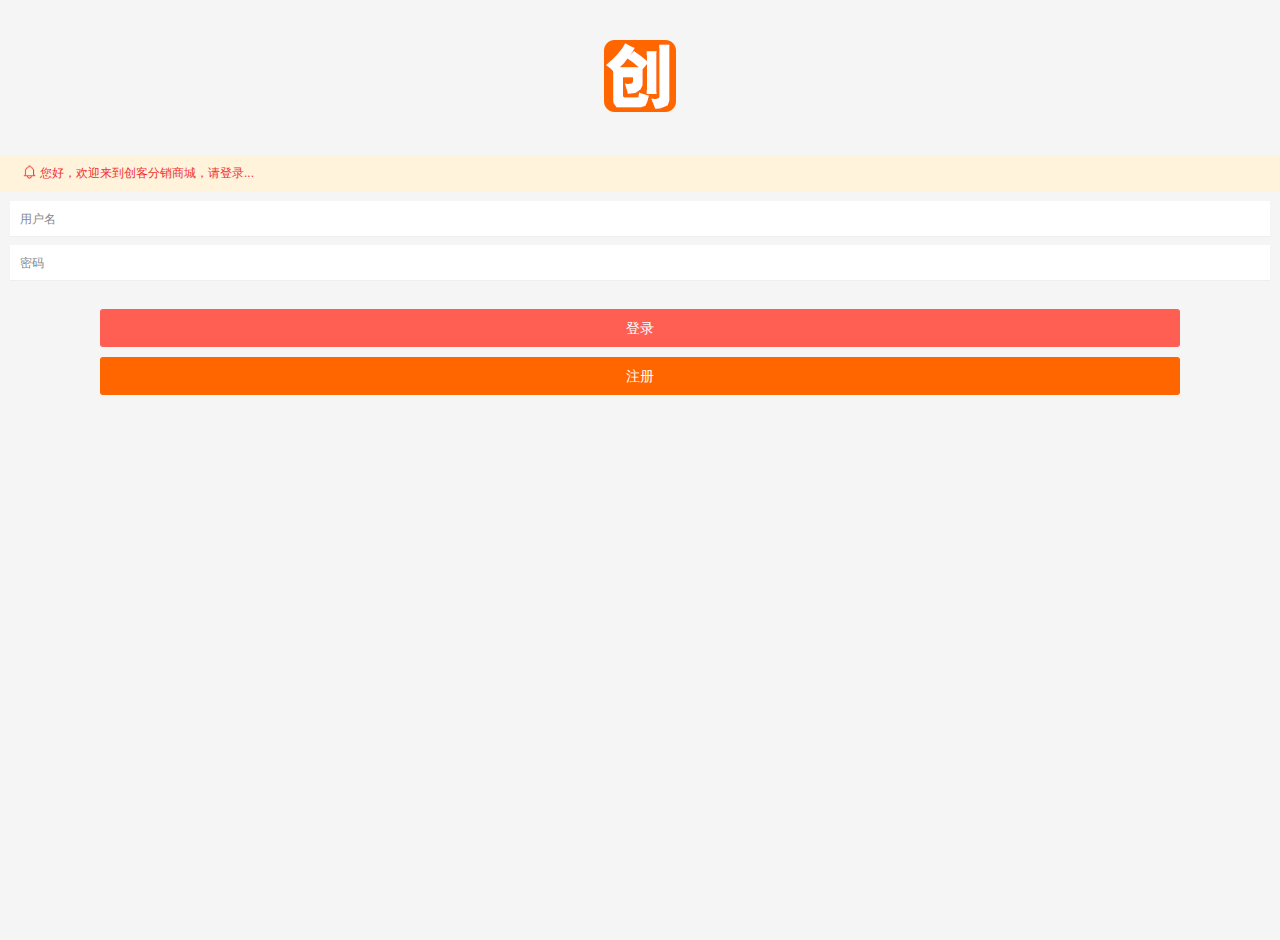
<file: login.html>
<!DOCTYPE html>
<html>
<head>
	<meta name="viewport" content="width=device-width, initial-scale=1, user-scalable=no, minimal-ui"/>
	<meta name="apple-mobile-web-app-capable" content="yes"/>
	<meta name="apple-mobile-web-app-status-bar-style" content="black"/>
	<meta name="format-detection" content="telephone=no, email=no"/>
	<meta charset="UTF-8">
	<title>创客 - 登录</title>
	<link rel="stylesheet" href="themes/css/core.css">
	<link rel="stylesheet" href="themes/css/icon.css">
	<link rel="stylesheet" href="themes/css/home.css">
	<link rel="icon" type="image/x-icon" href="favicon.ico">
	<link href="iTunesArtwork@2x.png" sizes="114x114" rel="apple-touch-icon-precomposed">
	<style>
		.m-cell {
			background-color: #FFF;
			position: relative;
			z-index: 1;
			margin-bottom: .35rem;
			height: 3rem;
			line-height: 3rem;
		}
	</style>
</head>
<body class="register-body">
	<a class="register-logo" href="#"><img src="themes/img/logo.png" /></a>
	<section class="aui-myOrder-content">
		<div class="aui-prompt"><i class="aui-icon aui-prompt-sm"></i>您好，欢迎来到创客分销商城，请登录...</div>
		<div class="aui-Address-box">
			<p>
				<input class="aui-Address-box-input" type="text" placeholder="用户名">
			</p>
			<p>
				<input class="aui-Address-box-input" type="password" placeholder="密码">
			</p>
		</div>
		<div class="aui-out">
			<a href="#" class="red-color" style="color:#fff">登录</a>
		</div>
		<div class="aui-out">
			<a href="register.html" class="red-color register-a" style="color:#fff">注册</a>
		</div>
	</section>
	<script type="text/javascript" src="themes/js/jquery.min.js"></script>
	<script type="text/javascript" src="themes/js/aui.js"></script>
	<script type="text/javascript" src="themes/js/city.js"></script>
</body>
</html>
</file>
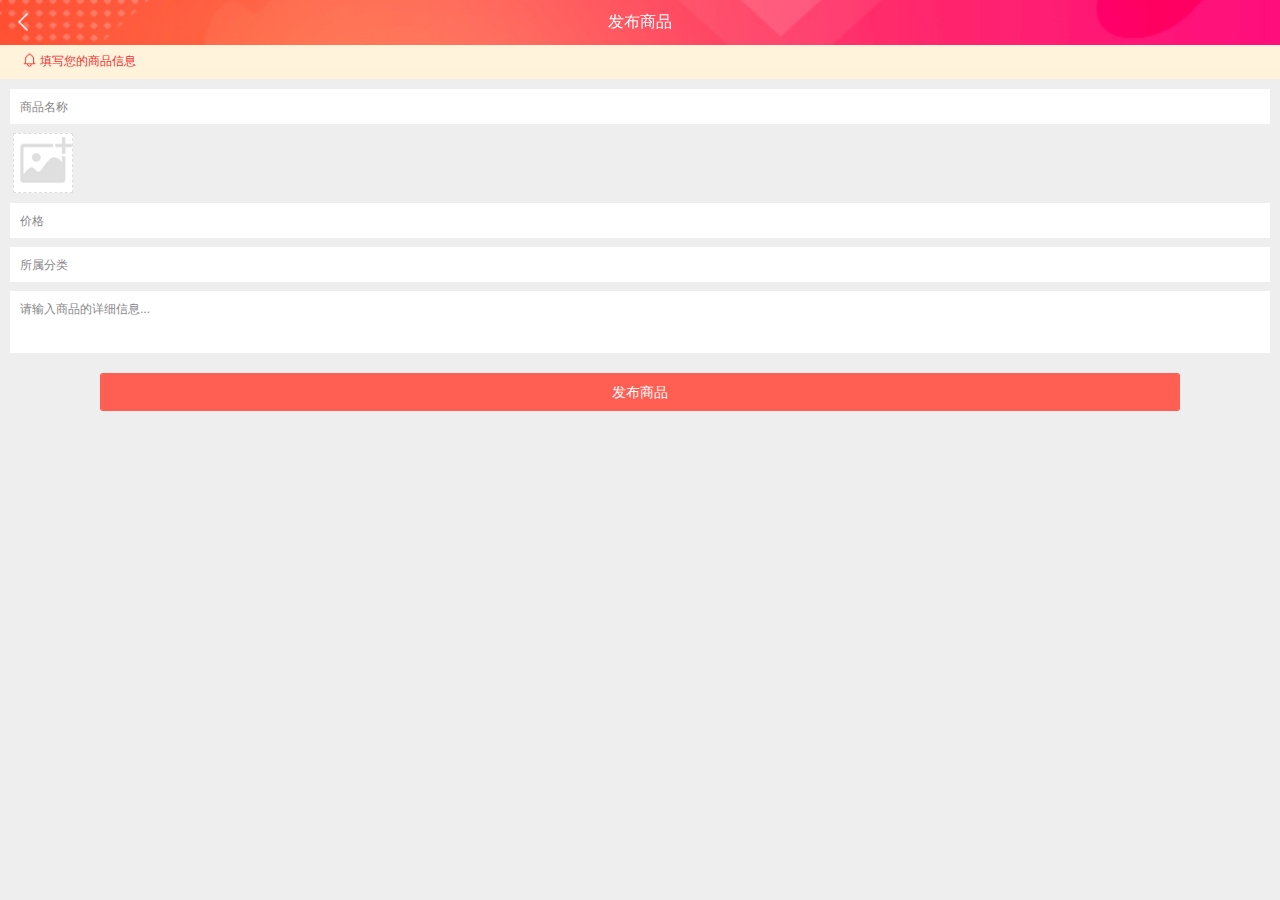
<file: my-add-goods.html>
<!DOCTYPE html>
<html>
<head>
	<meta name="viewport" content="width=device-width, initial-scale=1, user-scalable=no, minimal-ui"/>
	<meta name="apple-mobile-web-app-capable" content="yes"/>
	<meta name="apple-mobile-web-app-status-bar-style" content="black"/>
	<meta name="format-detection" content="telephone=no, email=no"/>
	<meta charset="UTF-8">
	<title>我的 - 发布商品</title>
	<link rel="stylesheet" href="themes/css/core.css">
	<link rel="stylesheet" href="themes/css/icon.css">
	<link rel="stylesheet" href="themes/css/home.css">
	<link rel="icon" type="image/x-icon" href="favicon.ico">
	<link href="iTunesArtwork@2x.png" sizes="114x114" rel="apple-touch-icon-precomposed">
	<style>
		.m-cell {
			background-color: #FFF;
			position: relative;
			z-index: 1;
			margin-bottom: .35rem;
			height: 3rem;
			line-height: 3rem;
		}
	</style>

</head>
<body style="background:#eee">

	<header class="aui-header-default aui-header-fixed aui-header-bg">
		<a href="javascript:history.back(-1)" class="aui-header-item">
			<i class="aui-icon aui-icon-back-white"></i>
		</a>
		<div class="aui-header-center aui-header-center-clear">
			<div class="aui-header-center-logo">
				<div class="aui-car-white-Typeface">发布商品</div>
			</div>
		</div>
		<a href="#" class="aui-header-item-icon"   style="min-width:0">
			<!--<i class="aui-icon aui-icon-search"></i>-->
		</a>
	</header>


	<section class="aui-myOrder-content">
		<div class="aui-prompt"><i class="aui-icon aui-prompt-sm"></i>填写您的商品信息</div>
		<div class="aui-Address-box">
			<p>
				<input class="aui-Address-box-input" type="text" placeholder="商品名称">
			</p>
			<p>
				<div class="file-box clearboth" id="fileBox">
					<label class="clone-dom" style="display:none;">
						<input type="file" class="file-btn" name="img[]"/>
					</label> 
						<div class="review-box"></div> 
						<label><input type="file" class="file-btn clone-dom" name="img[]"/>
				   </label> 
				</div>
				<script src="https://cdn.staticfile.org/jquery/1.10.2/jquery.min.js"></script>
				<script type="text/javascript">
					//获取文件url
				  function createObjectURL(blob){
					  if (window.URL){
						  return window.URL.createObjectURL(blob);
					  } else if (window.webkitURL){
						  return window.webkitURL.createObjectURL(blob);
					  } else {
						  return null;
					  }
				  }
	  
				  var box = $("#fileBox .review-box");    //显示图片box
				  var file = $("#file"); //file对象
				  var domFragment =  document.createDocumentFragment();   //文档流优化多次改动dom
	  
				  $("#fileBox").on("click", ".file-btn",function(){
					  var index = $(this).parent().index();
					  if(index == 6){
						  alert("最多可以上传4张图片！");
						  return false;
					  }
				  });
				  //触发选中文件事件
				  $("#fileBox").on("change", ".file-btn", function(event){
					  var imgNum = parseInt($("#fileBox .review-box img").length);
					  if(imgNum < 4){
						  var file = event.target.files;  //获取选中的文件对象
						  var imgTag = $("<img src=''/>");
						  var fileName = file[0].name;    //获取当前文件的文件名
						  var url = createObjectURL(file[0]); //获取当前文件对象的URL
						  //忽略大小写
						  var jpg = (fileName.indexOf(".jpg") > -1) || (fileName.toLowerCase().indexOf(".jpg") > -1);
						  var png = (fileName.indexOf(".png") > -1) || (fileName.toLowerCase().indexOf(".png") > -1);
						  var jpeg = (fileName.indexOf(".jpeg") > -1) || (fileName.toLowerCase().indexOf(".jpeg") > -1);
						  var jpeg = (fileName.indexOf(".gif") > -1) || (fileName.toLowerCase().indexOf(".gif") > -1);
						  var jpeg = (fileName.indexOf(".bmp") > -1) || (fileName.toLowerCase().indexOf(".bmp") > -1);
						  //判断文件是否是图片类型
						  if(jpg || png || jpeg || gif || bmp){
							  imgTag.attr("src",url);
						  }else{
							  alert("请选择合适的图片类型文件！");
						  }
	  
						  //最佳显示
						  var imgbox = $("<div class='prev-item'><span class='closebtn'>×</span></div>");
						  imgbox.append(imgTag);
						  box.append(imgbox);
						  event.target.parentNode.style.display = "none";
						  var cloneDom = $(".clone-dom").eq(0).clone().removeAttr("style");
						  $("#fileBox").append(cloneDom);
					  }
				  });
	  
				  $(".review-box").on("click", ".prev-item", function(){
					  var index = $(this).index();
					  $(this).remove();
					  $("#fileBox label:eq(" + (index + 1) + ")").remove();
				  });
			  </script>
			</p>
			<p>
				<input class="aui-Address-box-input" type="text" placeholder="价格">
			</p>
			<p>
				<input class="aui-Address-box-input" type="text" readonly id="J_Address"  placeholder="所属分类">
			</p>
			<p>
				<textarea class="aui-Address-box-text" placeholder="请输入商品的详细信息..." rows="3"></textarea>
			</p>

		</div>
		<div class="aui-out">
			<a href="#" class="red-color" style="color:#fff">发布商品</a>
		</div>
	</section>


	<script type="text/javascript" src="themes/js/jquery.min.js"></script>
	<script type="text/javascript" src="themes/js/aui.js"></script>
	<script type="text/javascript" src="themes/js/city.js"></script>
	<script type="text/javascript" >
        /**
         * Javascript API调用Tab
         */
        !function ($) {
            var $tab = $('#J_Tab');

            $tab.tab({
                nav: '.tab-nav-item',
                panel: '.tab-panel-item',
                activeClass: 'tab-active'
            });

			/*
			 $tab.find('.tab-nav-item').on('open.ydui.tab', function (e) {
			 console.log('索引：%s - [%s]正在打开', e.index, $(this).text());
			 });
			 */

            $tab.find('.tab-nav-item').on('opened.ydui.tab', function (e) {
                console.log('索引：%s - [%s]已经打开了', e.index, $(this).text());
            });
        }(jQuery);
	</script>
	<script>
        /**
         * 默认调用
         */
        !function () {
            var $target = $('#J_Address');

            $target.citySelect();

            $target.on('click', function (event) {
                event.stopPropagation();
                $target.citySelect('open');
            });

            $target.on('done.ydui.cityselect', function (ret) {
                $(this).val(ret.provance + ' ' + ret.city + ' ' + ret.area);
            });
        }();
        /**
         * 设置默认值
         */
        !function () {
            var $target = $('#J_Address2');

            $target.citySelect({
                provance: '新疆',
                city: '乌鲁木齐市',
                area: '天山区'
            });

            $target.on('click', function (event) {
                event.stopPropagation();
                $target.citySelect('open');
            });

            $target.on('done.ydui.cityselect', function (ret) {
                $(this).val(ret.provance + ' ' + ret.city + ' ' + ret.area);
            });
        }();
	</script>

</body>
</html>
</file>
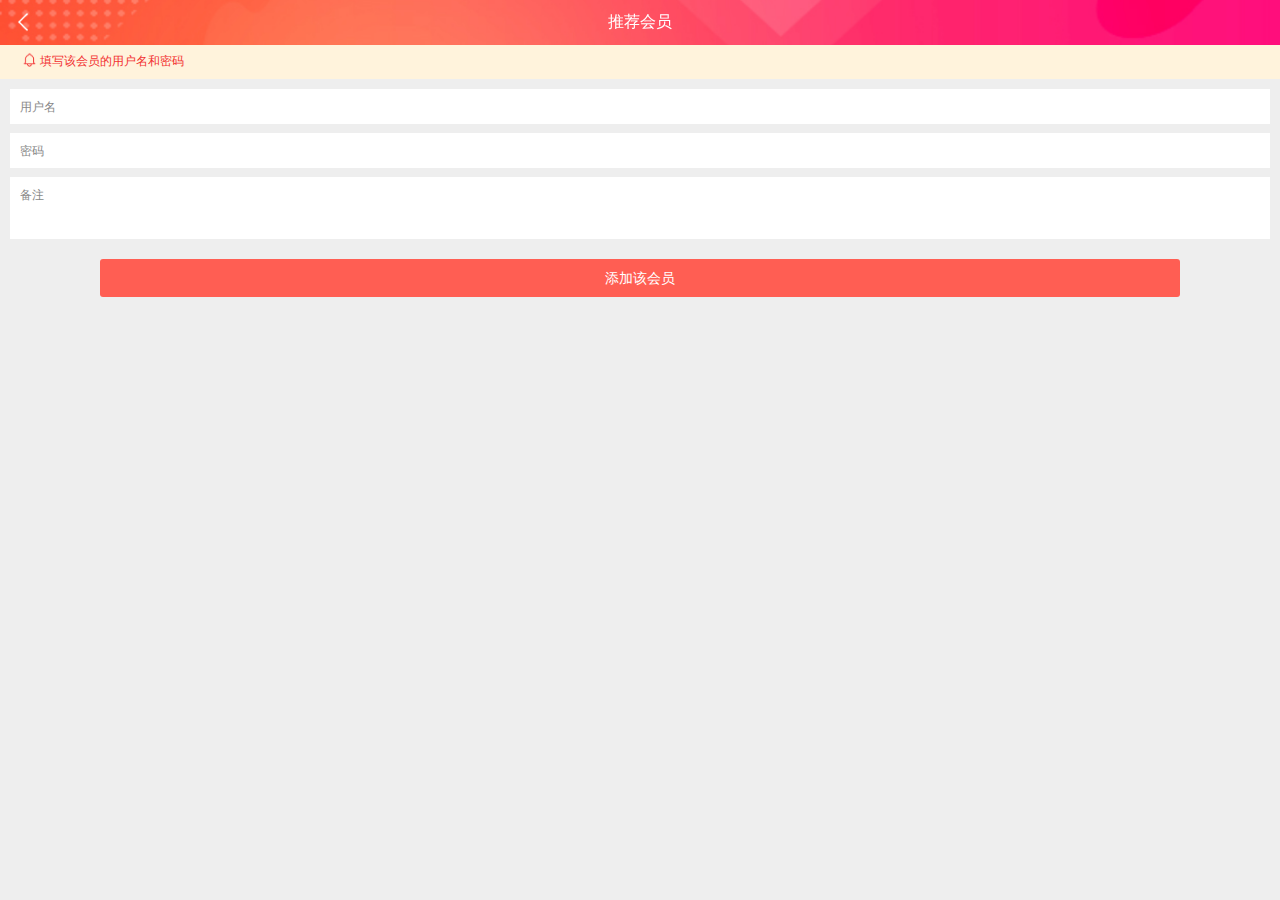
<file: my-add-user.html>
<!DOCTYPE html>
<html>
<head>
	<meta name="viewport" content="width=device-width, initial-scale=1, user-scalable=no, minimal-ui"/>
	<meta name="apple-mobile-web-app-capable" content="yes"/>
	<meta name="apple-mobile-web-app-status-bar-style" content="black"/>
	<meta name="format-detection" content="telephone=no, email=no"/>
	<meta charset="UTF-8">
	<title>内部推荐的会员</title>
	<link rel="stylesheet" href="themes/css/core.css">
	<link rel="stylesheet" href="themes/css/icon.css">
	<link rel="stylesheet" href="themes/css/home.css">
	<link rel="icon" type="image/x-icon" href="favicon.ico">
	<link href="iTunesArtwork@2x.png" sizes="114x114" rel="apple-touch-icon-precomposed">
	<style>
		.m-cell {
			background-color: #FFF;
			position: relative;
			z-index: 1;
			margin-bottom: .35rem;
			height: 3rem;
			line-height: 3rem;
		}
	</style>

</head>
<body style="background:#eee">

	<header class="aui-header-default aui-header-fixed aui-header-bg">
		<a href="javascript:history.back(-1)" class="aui-header-item">
			<i class="aui-icon aui-icon-back-white"></i>
		</a>
		<div class="aui-header-center aui-header-center-clear">
			<div class="aui-header-center-logo">
				<div class="aui-car-white-Typeface">推荐会员</div>
			</div>
		</div>
		<a href="#" class="aui-header-item-icon"   style="min-width:0">
			<!--<i class="aui-icon aui-icon-search"></i>-->
		</a>
	</header>
	<section class="aui-myOrder-content">
		<div class="aui-prompt"><i class="aui-icon aui-prompt-sm"></i>填写该会员的用户名和密码</div>
		<div class="aui-Address-box">
			<p>
				<input class="aui-Address-box-input" type="text" placeholder="用户名">
			</p>
			<p>
				<input class="aui-Address-box-input" type="password" placeholder="密码">
			</p>
			<!-- <p>
				<input class="aui-Address-box-input" type="text" readonly id="J_Address"  placeholder="所在地区">
			</p> -->
			<p>
				<textarea class="aui-Address-box-text" placeholder="备注" rows="3"></textarea>
			</p>
		</div>
		<div class="aui-out">
			<a href="#" class="red-color" style="color:#fff">添加该会员</a>
		</div>
	</section>
	<script type="text/javascript" src="themes/js/jquery.min.js"></script>
	<script type="text/javascript" src="themes/js/aui.js"></script>
	<script type="text/javascript" src="themes/js/city.js"></script>
</body>
</html>
</file>
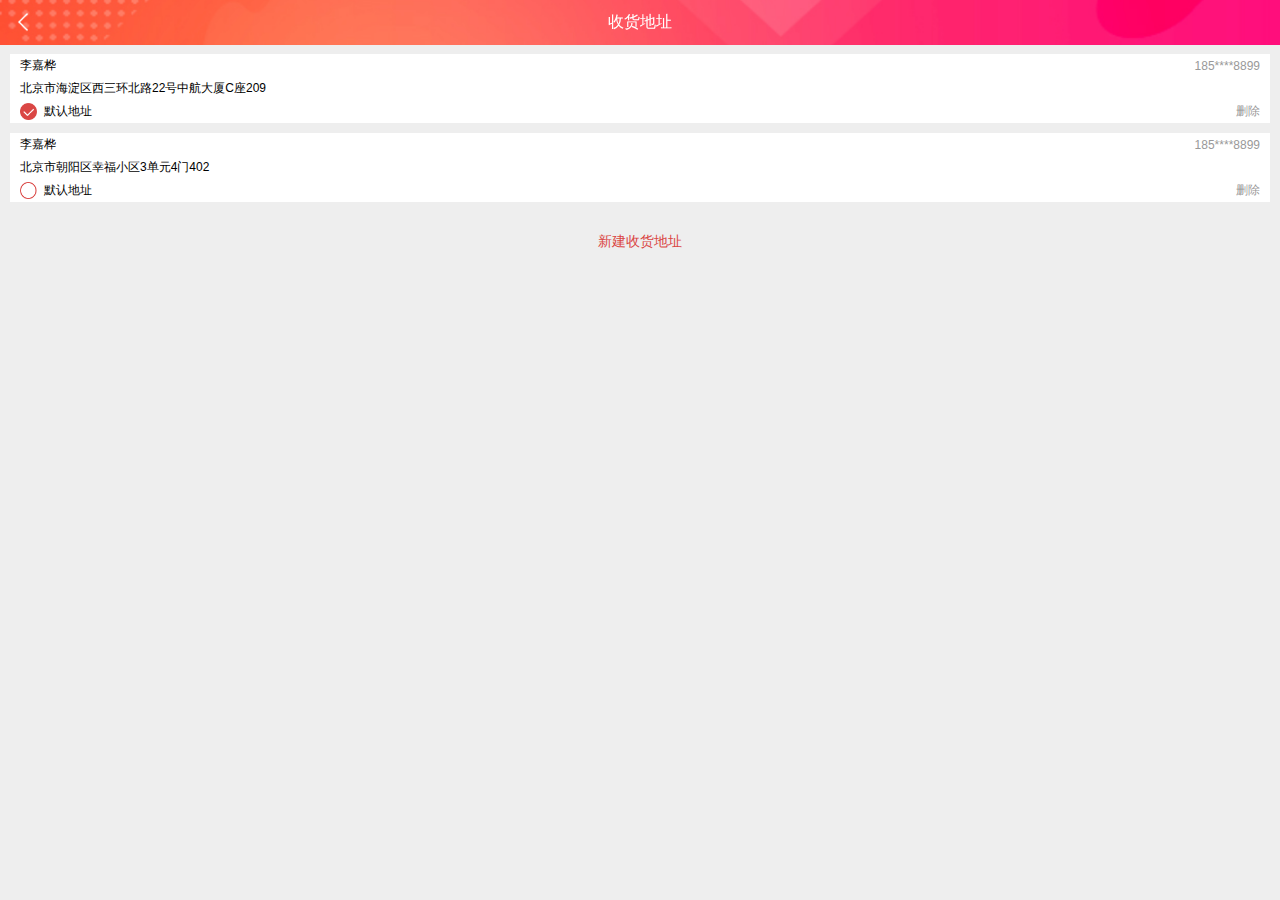
<file: my-addres.html>
<!DOCTYPE html>
<html>
<head>
	<meta name="viewport" content="width=device-width, initial-scale=1, user-scalable=no, minimal-ui"/>
	<meta name="apple-mobile-web-app-capable" content="yes"/>
	<meta name="apple-mobile-web-app-status-bar-style" content="black"/>
	<meta name="format-detection" content="telephone=no, email=no"/>
	<meta charset="UTF-8">
	<title>收货地址</title>
	<link rel="stylesheet" href="themes/css/core.css">
	<link rel="stylesheet" href="themes/css/icon.css">
	<link rel="stylesheet" href="themes/css/home.css">
	<link rel="icon" type="image/x-icon" href="favicon.ico">
	<link href="iTunesArtwork@2x.png" sizes="114x114" rel="apple-touch-icon-precomposed">

</head>
<body style="background:#eee">

	<header class="aui-header-default aui-header-fixed aui-header-bg">
		<a href="javascript:history.back(-1)" class="aui-header-item">
			<i class="aui-icon aui-icon-back-white"></i>
		</a>
		<div class="aui-header-center aui-header-center-clear">
			<div class="aui-header-center-logo">
				<div class="aui-car-white-Typeface">收货地址</div>
			</div>
		</div>
		<a href="#" class="aui-header-item-icon"   style="min-width:0">
			<!--<i class="aui-icon aui-icon-search"></i>-->
		</a>
	</header>

	<section class="aui-myOrder-content">
		<div class="aui-Address-box">
			<div class="aui-Address-box-item">
				<div class="aui-Address-box-item-bd">
					<p>李嘉桦</p>
				</div>
				<div class="aui-Address-box-item-ft">
					<p>185****8899</p>
				</div>
			</div>
			<div class="aui-Address-box-item">
				<div class="aui-Address-box-item-bd">
					<p>北京市海淀区西三环北路22号中航大厦C座209</p>
				</div>
			</div>
			<div class="aui-Address-box-item">
				<div class="aui-Address-box-item-bd">
					<p><input type="checkbox" class="check goods-check goodsCheck" checked="checked" style="background-size: 17px 17px;"> <em style="padding-left:24px;">默认地址</em></p>
				</div>
				<div class="aui-Address-box-item-ft">
					<p>删除</p>
				</div>
			</div>
		</div>
		<div class="aui-Address-box">
			<div class="aui-Address-box-item">
				<div class="aui-Address-box-item-bd">
					<p>李嘉桦</p>
				</div>
				<div class="aui-Address-box-item-ft">
					<p>185****8899</p>
				</div>
			</div>
			<div class="aui-Address-box-item">
				<div class="aui-Address-box-item-bd">
					<p>北京市朝阳区幸福小区3单元4门402</p>
				</div>
			</div>
			<div class="aui-Address-box-item">
				<div class="aui-Address-box-item-bd">
					<p><input type="checkbox" class="check goods-check goodsCheck"  style="background-size: 17px 17px;"> <em style="padding-left:24px;">默认地址</em></p>
				</div>
				<div class="aui-Address-box-item-ft">
					<p>删除</p>
				</div>
			</div>
		</div>
		<div class="aui-out">
			<a href="my-edit-address.html">新建收货地址</a>
		</div>
	</section>


	<script type="text/javascript" src="themes/js/jquery.min.js"></script>
	<script type="text/javascript" src="themes/js/aui.js"></script>
	<script type="text/javascript" >
        /**
         * Javascript API调用Tab
         */
        !function ($) {
            var $tab = $('#J_Tab');

            $tab.tab({
                nav: '.tab-nav-item',
                panel: '.tab-panel-item',
                activeClass: 'tab-active'
            });

			/*
			 $tab.find('.tab-nav-item').on('open.ydui.tab', function (e) {
			 console.log('索引：%s - [%s]正在打开', e.index, $(this).text());
			 });
			 */

            $tab.find('.tab-nav-item').on('opened.ydui.tab', function (e) {
                console.log('索引：%s - [%s]已经打开了', e.index, $(this).text());
            });
        }(jQuery);
	</script>

</body>
</html>
</file>
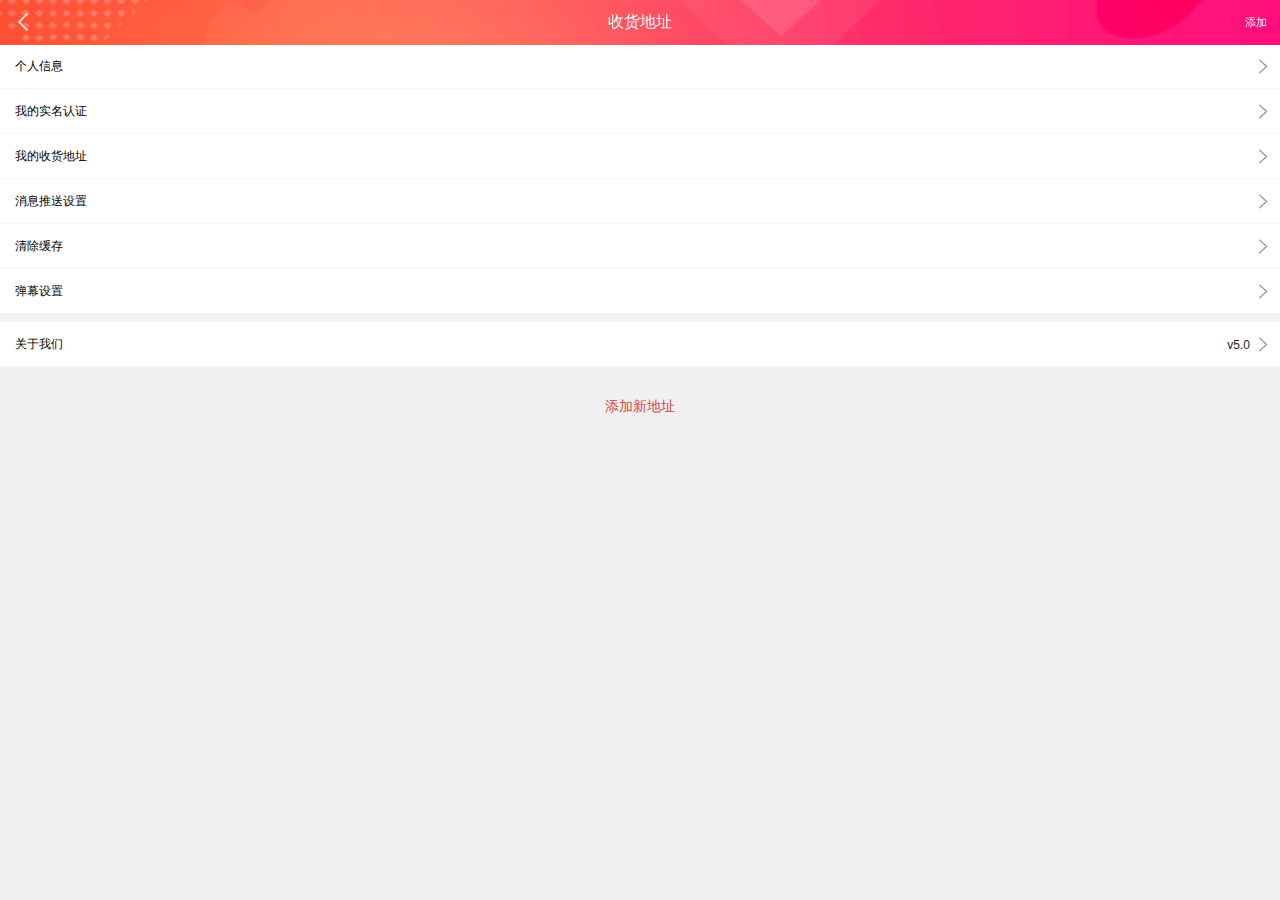
<file: my-address.html>
<!DOCTYPE html>
<html>
<head>
	<meta name="viewport" content="width=device-width, initial-scale=1, user-scalable=no, minimal-ui"/>
	<meta name="apple-mobile-web-app-capable" content="yes"/>
	<meta name="apple-mobile-web-app-status-bar-style" content="black"/>
	<meta name="format-detection" content="telephone=no, email=no"/>
	<meta charset="UTF-8">
	<title>收货地址</title>
	<link rel="stylesheet" href="themes/css/core.css">
	<link rel="stylesheet" href="themes/css/icon.css">
	<link rel="stylesheet" href="themes/css/home.css">
	<link rel="icon" type="image/x-icon" href="favicon.ico">
	<link href="iTunesArtwork@2x.png" sizes="114x114" rel="apple-touch-icon-precomposed">

</head>
<body style="background:#f0f0f0">

	<header class="aui-header-default aui-header-fixed aui-header-bg">
		<a href="javascript:history.back(-1)" class="aui-header-item">
			<i class="aui-icon aui-icon-back-white"></i>
		</a>
		<div class="aui-header-center aui-header-center-clear">
			<div class="aui-header-center-logo">
				<div class="aui-car-white-Typeface">收货地址</div>
			</div>
		</div>
		<a href="#" class="aui-header-item-icon"   style="min-width:0">
			<!--<i class="aui-icon aui-icon-share-pd"></i>-->
			<i style="color:#fff; font-size:11px;">添加</i>
		</a>
	</header>

	<section class="aui-myOrder-content">
		<div class="aui-product-set">
			<a href="#" class="aui-address-cell aui-fl-arrow aui-fl-arrow-clear" data-ydui-actionsheet="{target:'#actionSheet',closeElement:'#cancel'}">
				<div class="aui-address-cell-bd">个人信息</div>
				<div class="aui-address-cell-ft"></div>
			</a>
			<a href="#" class="aui-address-cell aui-fl-arrow aui-fl-arrow-clear" data-ydui-actionsheet="{target:'#actionSheet',closeElement:'#cancel'}">
				<div class="aui-address-cell-bd">我的实名认证</div>
				<div class="aui-address-cell-ft"></div>
			</a>
			<a href="#" class="aui-address-cell aui-fl-arrow aui-fl-arrow-clear" data-ydui-actionsheet="{target:'#actionSheet',closeElement:'#cancel'}">
				<div class="aui-address-cell-bd">我的收货地址</div>
				<div class="aui-address-cell-ft"></div>
			</a>
			<a href="#" class="aui-address-cell aui-fl-arrow aui-fl-arrow-clear" data-ydui-actionsheet="{target:'#actionSheet',closeElement:'#cancel'}">
				<div class="aui-address-cell-bd">消息推送设置</div>
				<div class="aui-address-cell-ft"></div>
			</a>
			<a href="#" class="aui-address-cell aui-fl-arrow aui-fl-arrow-clear" data-ydui-actionsheet="{target:'#actionSheet',closeElement:'#cancel'}">
				<div class="aui-address-cell-bd">清除缓存</div>
				<div class="aui-address-cell-ft"></div>
			</a>
			<a href="#" class="aui-address-cell aui-fl-arrow aui-fl-arrow-clear" data-ydui-actionsheet="{target:'#actionSheet',closeElement:'#cancel'}">
				<div class="aui-address-cell-bd">弹幕设置</div>
				<div class="aui-address-cell-ft"></div>
			</a>
			<div class="aui-dri"></div>
			<a href="#" class="aui-address-cell aui-fl-arrow aui-fl-arrow-clear" data-ydui-actionsheet="{target:'#actionSheet',closeElement:'#cancel'}">
				<div class="aui-address-cell-bd">关于我们</div>
				<div class="aui-address-cell-ft">v5.0</div>
			</a>
		</div>
		<div class="aui-out">
			<a href="#">添加新地址</a>
		</div>
	</section>


	<script type="text/javascript" src="themes/js/jquery.min.js"></script>
	<script type="text/javascript" src="themes/js/aui.js"></script>


</body>
</html>
</file>
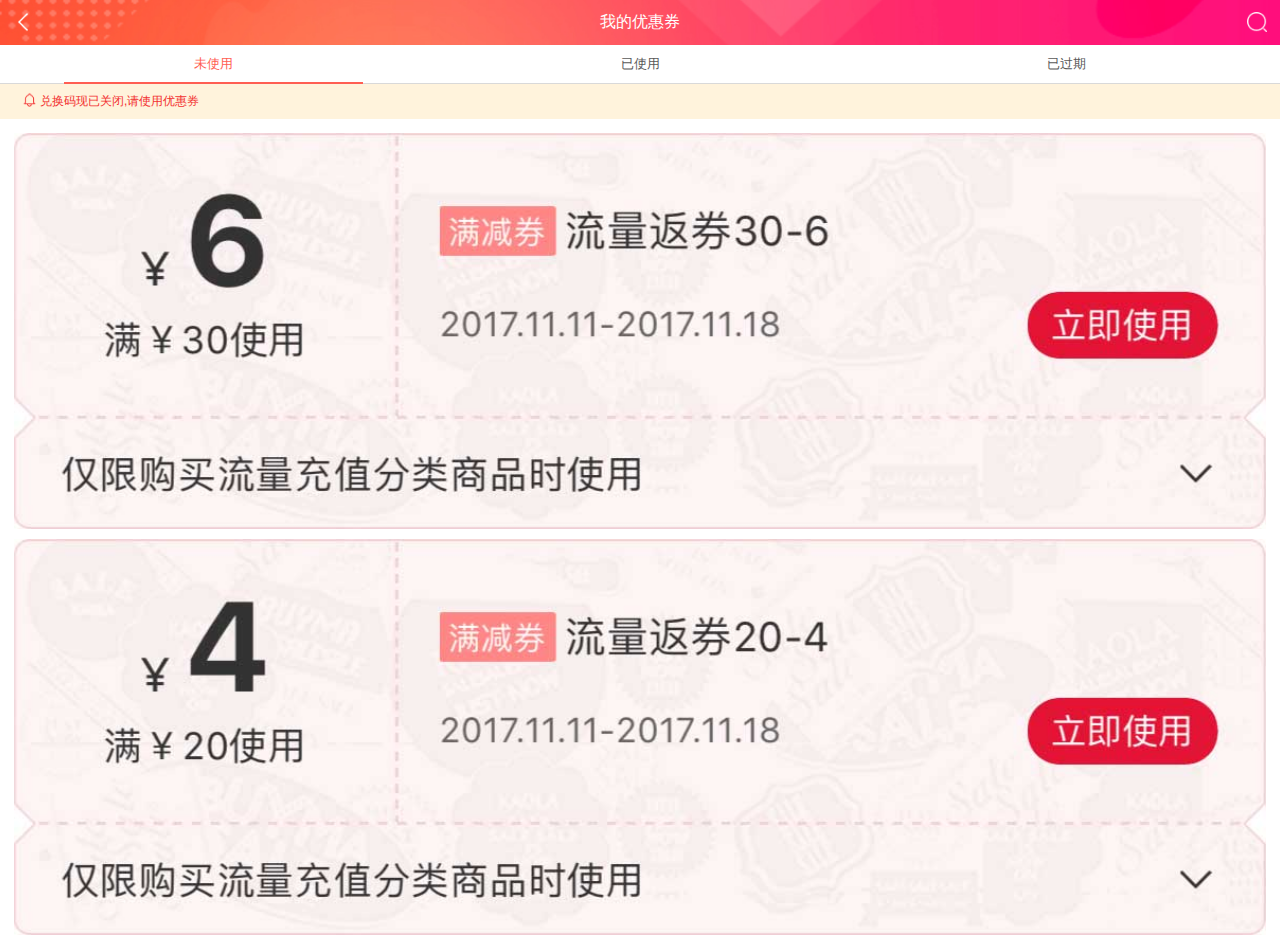
<file: my-coupon.html>
<!DOCTYPE html>
<html>
<head>
	<meta name="viewport" content="width=device-width, initial-scale=1, user-scalable=no, minimal-ui"/>
	<meta name="apple-mobile-web-app-capable" content="yes"/>
	<meta name="apple-mobile-web-app-status-bar-style" content="black"/>
	<meta name="format-detection" content="telephone=no, email=no"/>
	<meta charset="UTF-8">
	<title>我的优惠券</title>
	<link rel="stylesheet" href="themes/css/core.css">
	<link rel="stylesheet" href="themes/css/icon.css">
	<link rel="stylesheet" href="themes/css/home.css">
	<link rel="icon" type="image/x-icon" href="favicon.ico">
	<link href="iTunesArtwork@2x.png" sizes="114x114" rel="apple-touch-icon-precomposed">

</head>
<body>

	<header class="aui-header-default aui-header-fixed aui-header-bg">
		<a href="javascript:history.back(-1)" class="aui-header-item">
			<i class="aui-icon aui-icon-back-white"></i>
		</a>
		<div class="aui-header-center aui-header-center-clear">
			<div class="aui-header-center-logo">
				<div class="aui-car-white-Typeface">我的优惠券</div>
			</div>
		</div>
		<a href="#" class="aui-header-item-icon"   style="min-width:0">
			<i class="aui-icon aui-icon-search"></i>
		</a>
	</header>

	<section class="aui-myOrder-content">
		<div class="m-tab demo-small-pitch" data-ydui-tab>
			<div class="aui-myOrder-fix">
				<ul class="tab-nav">
					<li class="tab-nav-item tab-active"><a href="javascript:;">未使用</a></li>
					<li class="tab-nav-item"><a href="javascript:;">已使用</a></li>
					<li class="tab-nav-item"><a href="javascript:;">已过期</a></li>

				</ul>
			</div>
			<div class="aui-prompt"><i class="aui-icon aui-prompt-sm"></i>兑换码现已关闭,请使用优惠券</div>
			<div class="tab-panel">
				<div class="tab-panel-item tab-active">
					<div class="aui-coupon-item">
						<img src="themes/img/icon/icon-c1.jpg" alt="">
					</div>
					<div class="aui-coupon-item">
						<img src="themes/img/icon/icon-c2.jpg" alt="">
					</div>
				</div>
				<div class="tab-panel-item">
					<div class="aui-coupon-item">
						<img src="themes/img/icon/icon-c3.jpg" alt="">
					</div>
				</div>
				<div class="tab-panel-item">
					<div class="aui-coupon-item">
						<img src="themes/img/icon/icon-c4.jpg" alt="">
					</div>
				</div>

			</div>
		</div>
	</section>


	<script type="text/javascript" src="themes/js/jquery.min.js"></script>
	<script type="text/javascript" src="themes/js/aui.js"></script>
	<script type="text/javascript" >
        /**
         * Javascript API调用Tab
         */
        !function ($) {
            var $tab = $('#J_Tab');

            $tab.tab({
                nav: '.tab-nav-item',
                panel: '.tab-panel-item',
                activeClass: 'tab-active'
            });

			/*
			 $tab.find('.tab-nav-item').on('open.ydui.tab', function (e) {
			 console.log('索引：%s - [%s]正在打开', e.index, $(this).text());
			 });
			 */

            $tab.find('.tab-nav-item').on('opened.ydui.tab', function (e) {
                console.log('索引：%s - [%s]已经打开了', e.index, $(this).text());
            });
        }(jQuery);
	</script>

</body>
</html>
</file>
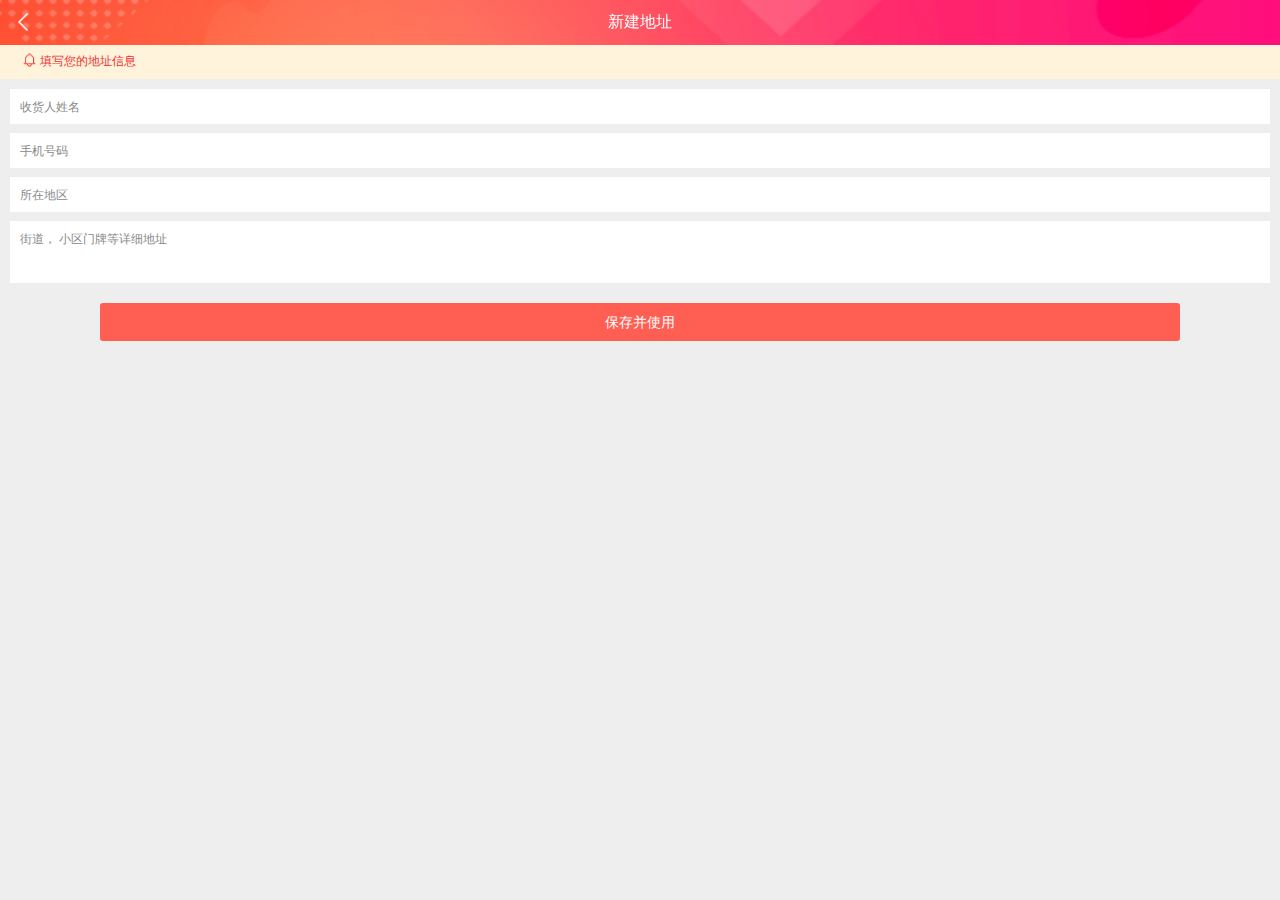
<file: my-edit-address.html>
<!DOCTYPE html>
<html>
<head>
	<meta name="viewport" content="width=device-width, initial-scale=1, user-scalable=no, minimal-ui"/>
	<meta name="apple-mobile-web-app-capable" content="yes"/>
	<meta name="apple-mobile-web-app-status-bar-style" content="black"/>
	<meta name="format-detection" content="telephone=no, email=no"/>
	<meta charset="UTF-8">
	<title>新建地址</title>
	<link rel="stylesheet" href="themes/css/core.css">
	<link rel="stylesheet" href="themes/css/icon.css">
	<link rel="stylesheet" href="themes/css/home.css">
	<link rel="icon" type="image/x-icon" href="favicon.ico">
	<link href="iTunesArtwork@2x.png" sizes="114x114" rel="apple-touch-icon-precomposed">
	<style>
		.m-cell {
			background-color: #FFF;
			position: relative;
			z-index: 1;
			margin-bottom: .35rem;
			height: 3rem;
			line-height: 3rem;
		}
	</style>

</head>
<body style="background:#eee">

	<header class="aui-header-default aui-header-fixed aui-header-bg">
		<a href="javascript:history.back(-1)" class="aui-header-item">
			<i class="aui-icon aui-icon-back-white"></i>
		</a>
		<div class="aui-header-center aui-header-center-clear">
			<div class="aui-header-center-logo">
				<div class="aui-car-white-Typeface">新建地址</div>
			</div>
		</div>
		<a href="#" class="aui-header-item-icon"   style="min-width:0">
			<!--<i class="aui-icon aui-icon-search"></i>-->
		</a>
	</header>


	<section class="aui-myOrder-content">
		<div class="aui-prompt"><i class="aui-icon aui-prompt-sm"></i>填写您的地址信息</div>
		<div class="aui-Address-box">
			<p>
				<input class="aui-Address-box-input" type="text" placeholder="收货人姓名">
			</p>
			<p>
				<input class="aui-Address-box-input" type="text" placeholder="手机号码">
			</p>
			<p>
				<input class="aui-Address-box-input" type="text" readonly id="J_Address"  placeholder="所在地区">
			</p>
			<p>
				<textarea class="aui-Address-box-text" placeholder="街道， 小区门牌等详细地址" rows="3"></textarea>
			</p>

		</div>
		<div class="aui-out">
			<a href="#" class="red-color" style="color:#fff">保存并使用</a>
		</div>
	</section>


	<script type="text/javascript" src="themes/js/jquery.min.js"></script>
	<script type="text/javascript" src="themes/js/aui.js"></script>
	<script type="text/javascript" src="themes/js/city.js"></script>
	<script type="text/javascript" >
        /**
         * Javascript API调用Tab
         */
        !function ($) {
            var $tab = $('#J_Tab');

            $tab.tab({
                nav: '.tab-nav-item',
                panel: '.tab-panel-item',
                activeClass: 'tab-active'
            });

			/*
			 $tab.find('.tab-nav-item').on('open.ydui.tab', function (e) {
			 console.log('索引：%s - [%s]正在打开', e.index, $(this).text());
			 });
			 */

            $tab.find('.tab-nav-item').on('opened.ydui.tab', function (e) {
                console.log('索引：%s - [%s]已经打开了', e.index, $(this).text());
            });
        }(jQuery);
	</script>
	<script>
        /**
         * 默认调用
         */
        !function () {
            var $target = $('#J_Address');

            $target.citySelect();

            $target.on('click', function (event) {
                event.stopPropagation();
                $target.citySelect('open');
            });

            $target.on('done.ydui.cityselect', function (ret) {
                $(this).val(ret.provance + ' ' + ret.city + ' ' + ret.area);
            });
        }();
        /**
         * 设置默认值
         */
        !function () {
            var $target = $('#J_Address2');

            $target.citySelect({
                provance: '新疆',
                city: '乌鲁木齐市',
                area: '天山区'
            });

            $target.on('click', function (event) {
                event.stopPropagation();
                $target.citySelect('open');
            });

            $target.on('done.ydui.cityselect', function (ret) {
                $(this).val(ret.provance + ' ' + ret.city + ' ' + ret.area);
            });
        }();
	</script>

</body>
</html>
</file>
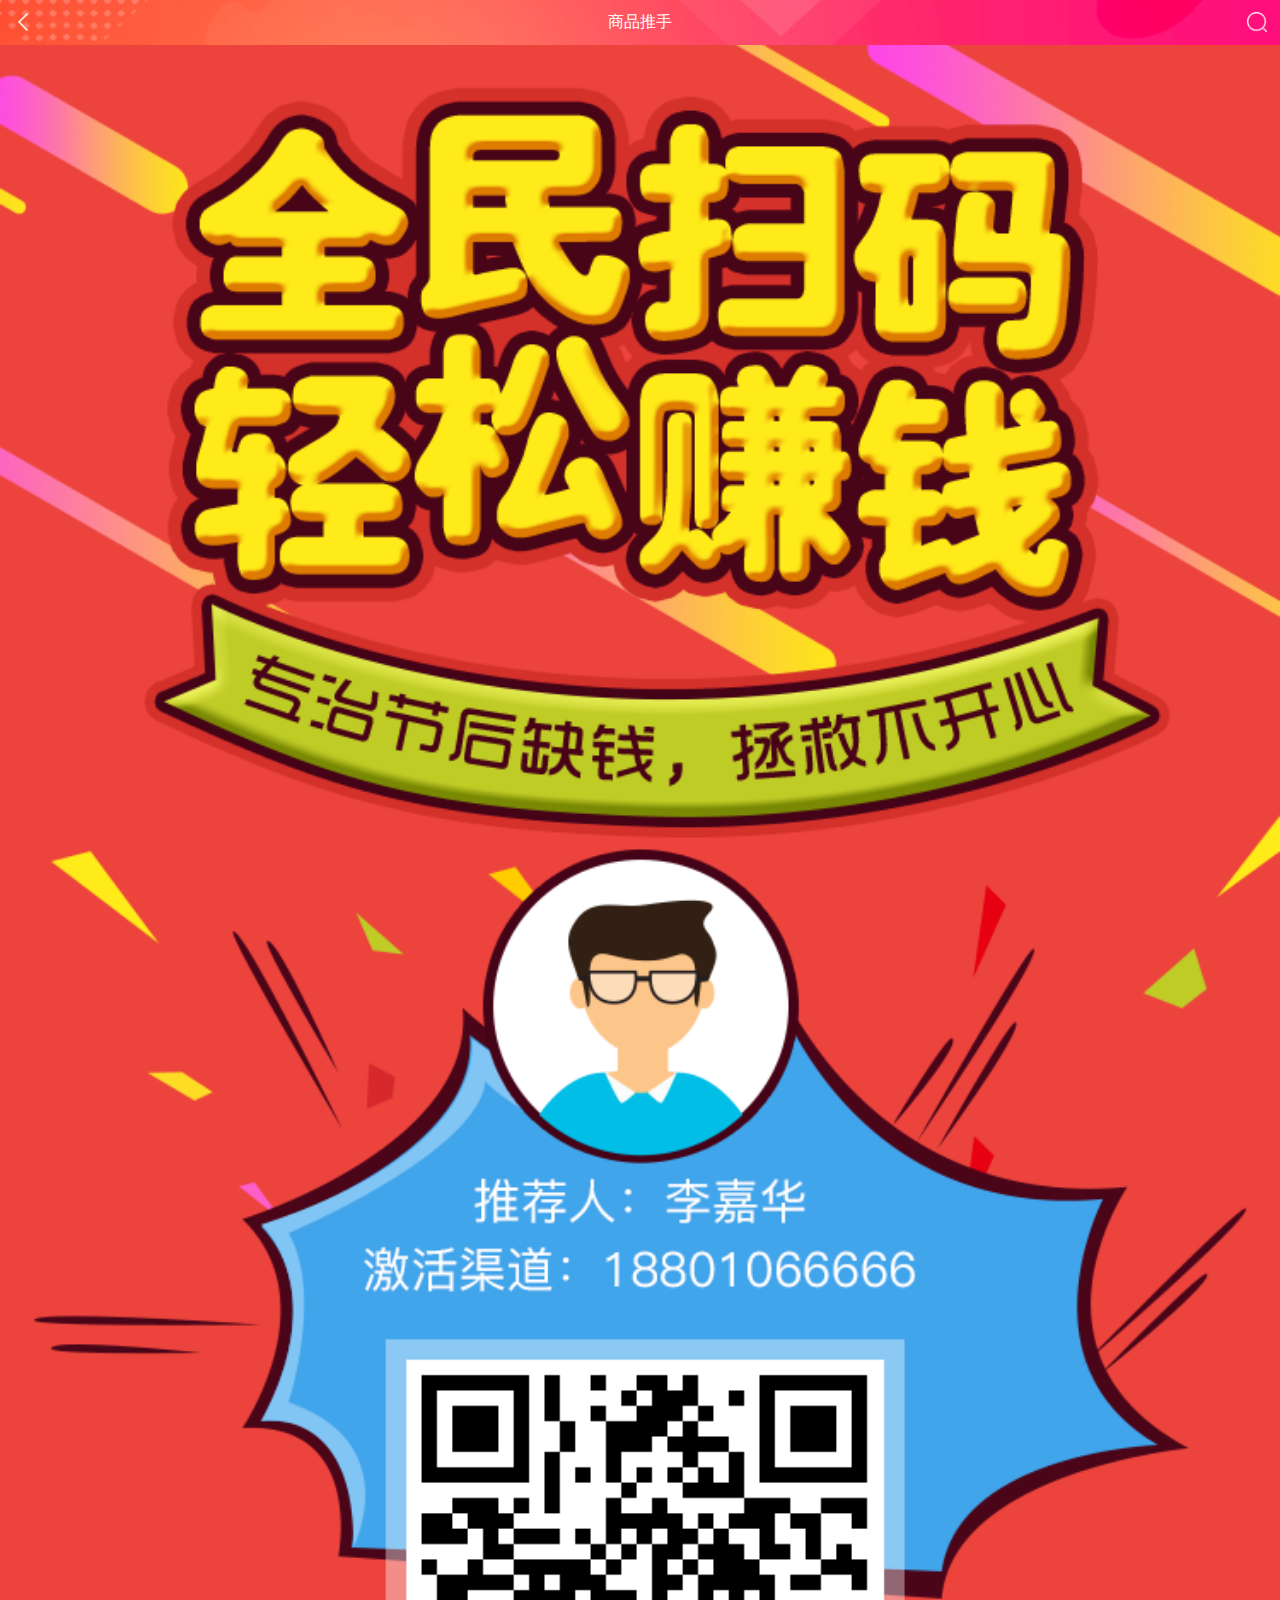
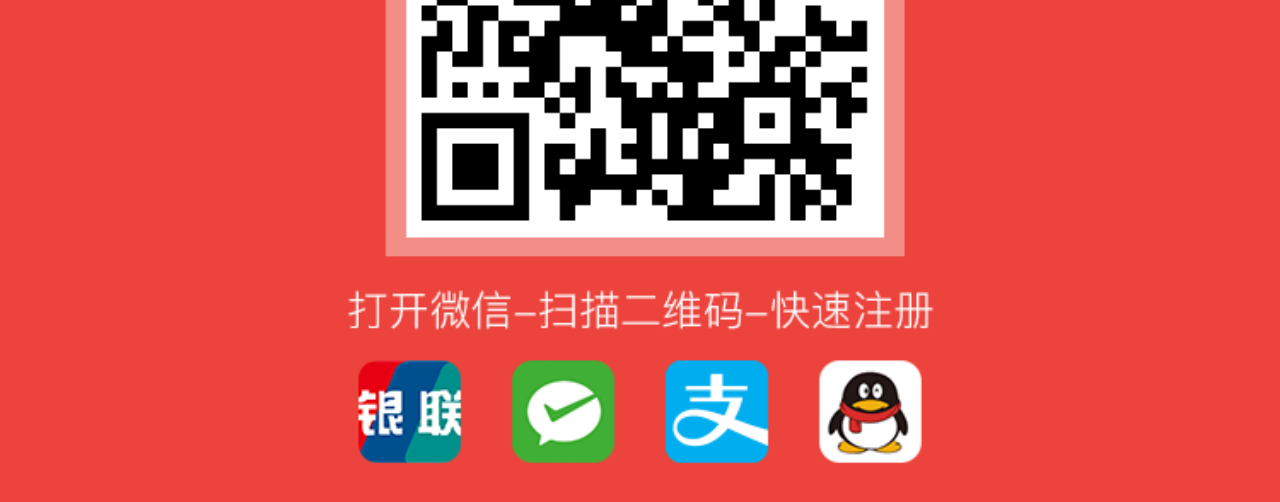
<file: my-hands.html>
<!DOCTYPE html>
<html>
<head>
	<meta name="viewport" content="width=device-width, initial-scale=1, user-scalable=no, minimal-ui"/>
	<meta name="apple-mobile-web-app-capable" content="yes"/>
	<meta name="apple-mobile-web-app-status-bar-style" content="black"/>
	<meta name="format-detection" content="telephone=no, email=no"/>
	<meta charset="UTF-8">
	<title>商品推手</title>
	<link rel="stylesheet" href="themes/css/core.css">
	<link rel="stylesheet" href="themes/css/icon.css">
	<link rel="stylesheet" href="themes/css/home.css">
	<link rel="icon" type="image/x-icon" href="favicon.ico">
	<link href="iTunesArtwork@2x.png" sizes="114x114" rel="apple-touch-icon-precomposed">

</head>
<body style="background:#ec443c">

	<header class="aui-header-default aui-header-fixed aui-header-bg">
		<a href="javascript:history.back(-1)" class="aui-header-item">
			<i class="aui-icon aui-icon-back-white"></i>
		</a>
		<div class="aui-header-center aui-header-center-clear">
			<div class="aui-header-center-logo">
				<div class="aui-car-white-Typeface">商品推手</div>
			</div>
		</div>
		<a href="#" class="aui-header-item-icon"   style="min-width:0">
			<i class="aui-icon aui-icon-search"></i>
		</a>
	</header>

	<section class="aui-myOrder-content">
		<div>
			<img src="themes/img/bg/icon-jp.png" width="100%" alt="">
		</div>

	</section>


	<script type="text/javascript" src="themes/js/jquery.min.js"></script>
	<script type="text/javascript" src="themes/js/aui.js"></script>
	<script type="text/javascript" >
        /**
         * Javascript API调用Tab
         */
        !function ($) {
            var $tab = $('#J_Tab');

            $tab.tab({
                nav: '.tab-nav-item',
                panel: '.tab-panel-item',
                activeClass: 'tab-active'
            });

			/*
			 $tab.find('.tab-nav-item').on('open.ydui.tab', function (e) {
			 console.log('索引：%s - [%s]正在打开', e.index, $(this).text());
			 });
			 */

            $tab.find('.tab-nav-item').on('opened.ydui.tab', function (e) {
                console.log('索引：%s - [%s]已经打开了', e.index, $(this).text());
            });
        }(jQuery);
	</script>

</body>
</html>
</file>
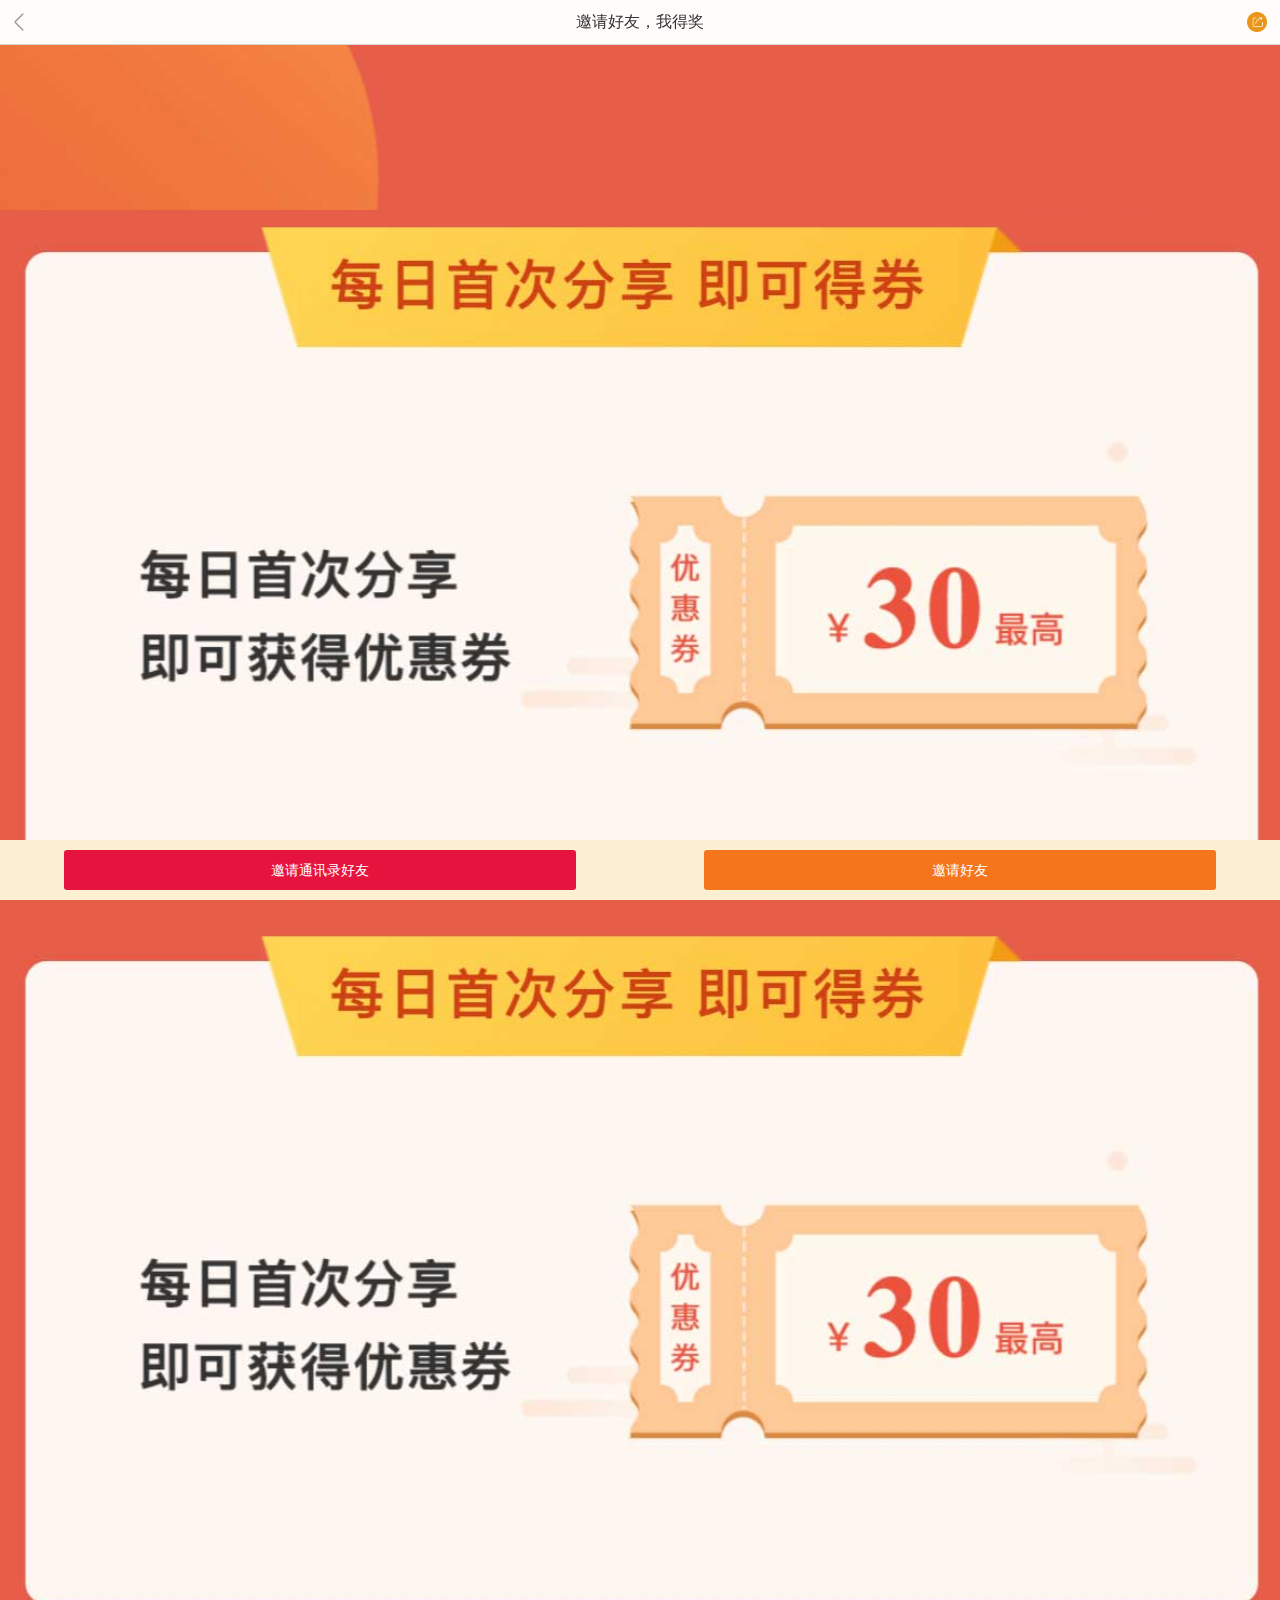
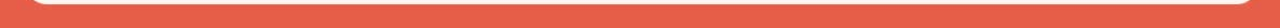
<file: my-invitation.html>
<!DOCTYPE html>
<html>
<head>
	<meta name="viewport" content="width=device-width, initial-scale=1, user-scalable=no, minimal-ui"/>
	<meta name="apple-mobile-web-app-capable" content="yes"/>
	<meta name="apple-mobile-web-app-status-bar-style" content="black"/>
	<meta name="format-detection" content="telephone=no, email=no"/>
	<meta charset="UTF-8">
	<title>邀请好友</title>
	<link rel="stylesheet" href="themes/css/core.css">
	<link rel="stylesheet" href="themes/css/icon.css">
	<link rel="stylesheet" href="themes/css/home.css">
	<link rel="icon" type="image/x-icon" href="favicon.ico">
	<link href="iTunesArtwork@2x.png" sizes="114x114" rel="apple-touch-icon-precomposed">
</head>
<body style="background:#e75d4a">

	<header class="aui-header-default aui-header-fixed ">
		<a href="javascript:history.back(-1)" class="aui-header-item">
			<i class="aui-icon aui-icon-back"></i>
		</a>
		<div class="aui-header-center aui-header-center-clear">
			<div class="aui-header-title-default">
				邀请好友，我得奖
			</div>
		</div>
		<a href="#" class="aui-header-item-icon"   style="min-width:0">
			<i class="aui-icon aui-icon-share"></i>
		</a>
	</header>
	<div class="aui-invitation-bg"></div>
	<div>
		<img src="themes/img/icon/icon-info1.jpg" width="100%" alt="">
	</div>
	<div style="margin-bottom:44px;">
		<img src="themes/img/icon/icon-info1.jpg" width="100%" alt="">
	</div>

	<div class="aui-invitation-footer">
		<a href="#">邀请通讯录好友</a>
		<a href="#" style="background:#f5751c">邀请好友</a>
	</div>

</body>
</html>
</file>
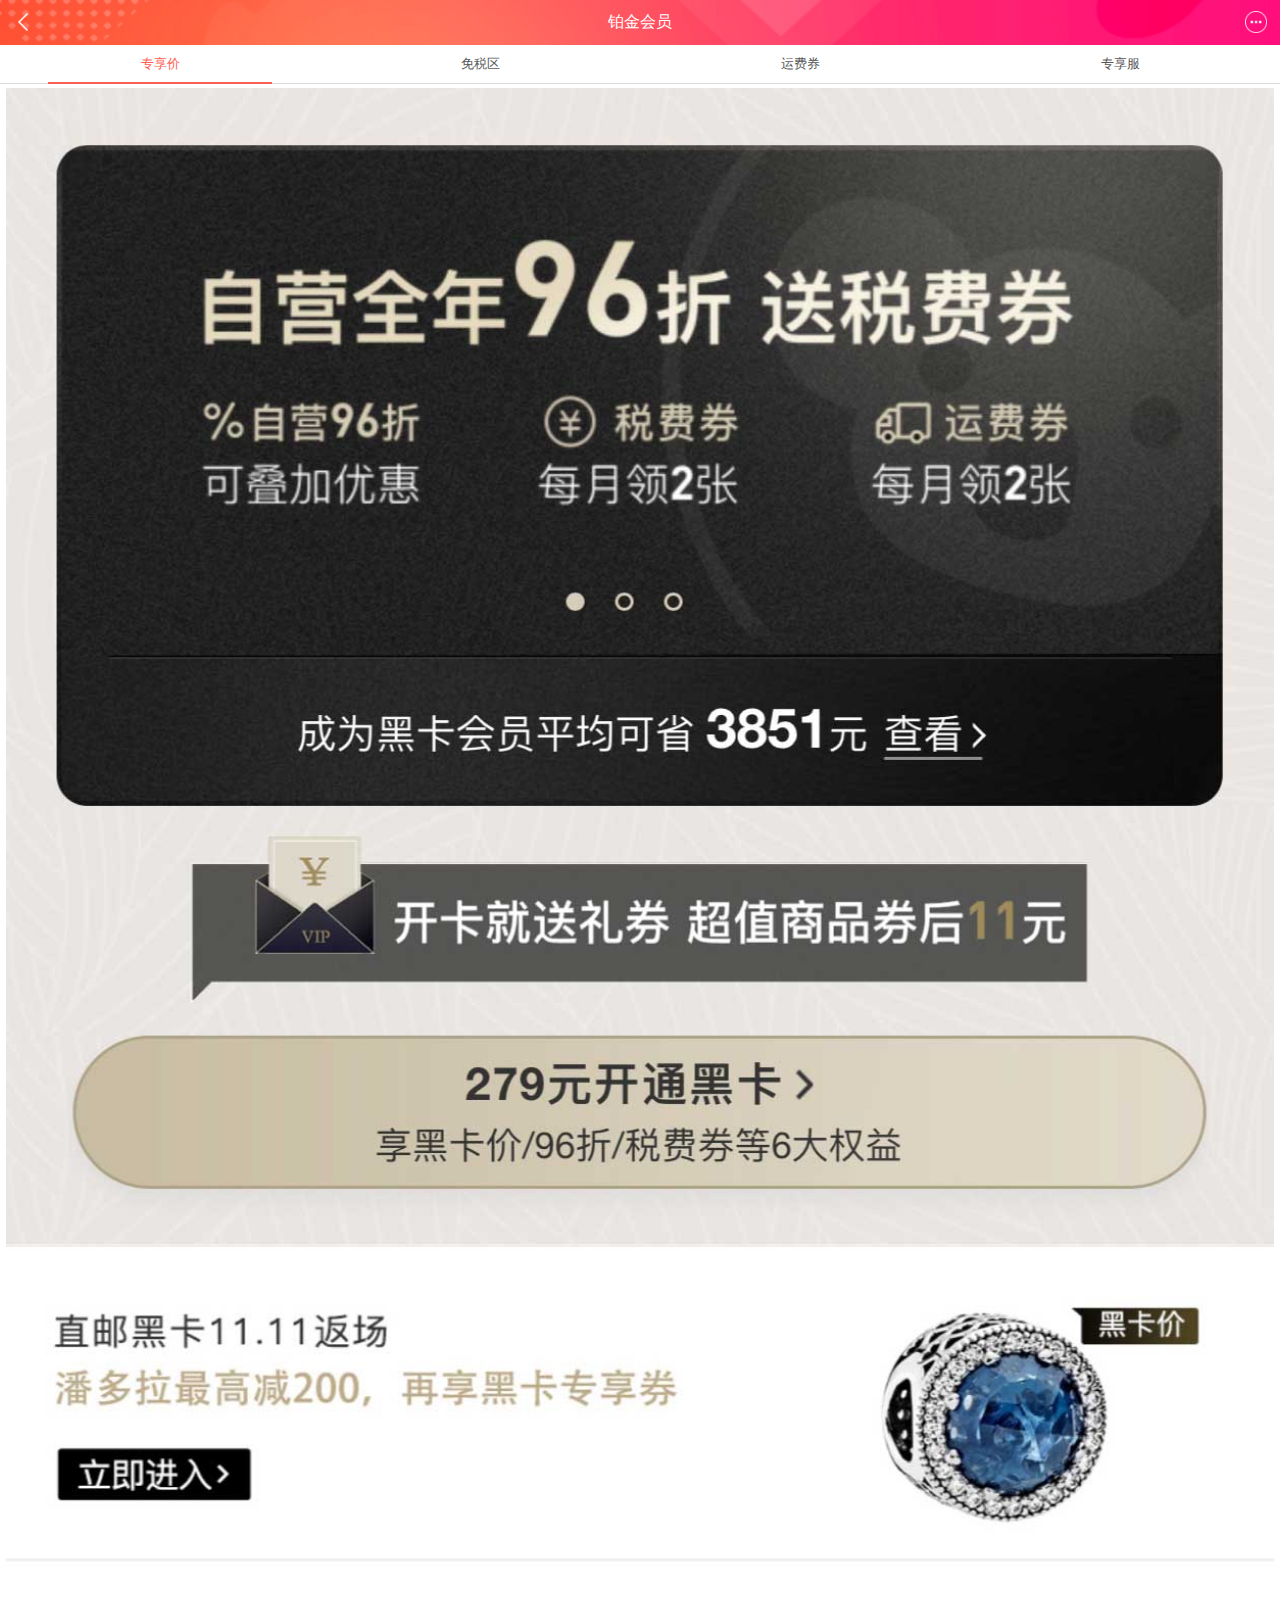
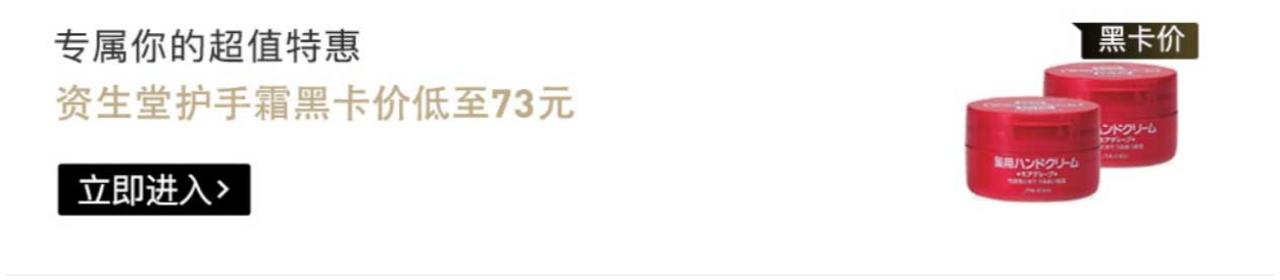
<file: my-membership.html>
<!DOCTYPE html>
<html>
<head>
	<meta name="viewport" content="width=device-width, initial-scale=1, user-scalable=no, minimal-ui"/>
	<meta name="apple-mobile-web-app-capable" content="yes"/>
	<meta name="apple-mobile-web-app-status-bar-style" content="black"/>
	<meta name="format-detection" content="telephone=no, email=no"/>
	<meta charset="UTF-8">
	<title>我的订单</title>
	<link rel="stylesheet" href="themes/css/core.css">
	<link rel="stylesheet" href="themes/css/icon.css">
	<link rel="stylesheet" href="themes/css/home.css">
	<link rel="icon" type="image/x-icon" href="favicon.ico">
	<link href="iTunesArtwork@2x.png" sizes="114x114" rel="apple-touch-icon-precomposed">

</head>
<body>

	<header class="aui-header-default aui-header-fixed aui-header-bg">
		<a href="javascript:history.back(-1)" class="aui-header-item">
			<i class="aui-icon aui-icon-back-white"></i>
		</a>
		<div class="aui-header-center aui-header-center-clear">
			<div class="aui-header-center-logo">
				<div class="aui-car-white-Typeface">铂金会员</div>
			</div>
		</div>
		<a href="#" class="aui-header-item-icon"   style="min-width:0">
			<i class="aui-icon aui-icon-share-pd"></i>
		</a>
	</header>

	<section class="aui-myOrder-content">
		<div class="m-tab demo-small-pitch" data-ydui-tab>
			<div class="aui-myOrder-fix">
				<ul class="tab-nav">
					<li class="tab-nav-item tab-active"><a href="javascript:;">专享价</a></li>
					<li class="tab-nav-item"><a href="javascript:;">免税区</a></li>
					<li class="tab-nav-item"><a href="javascript:;">运费券</a></li>
					<li class="tab-nav-item"><a href="javascript:;">专享服</a></li>
				</ul>
			</div>
			<div class="tab-panel">
				<div class="tab-panel-item tab-active">
					<div class="aui-list-product-box aui-list-product-box-clear">
						<div>
							<img src="themes/img/icon/icon-code.jpg" width="100%" alt="">
						</div>
					</div>
				</div>
				<div class="tab-panel-item">
					<div class="aui-list-product-box aui-list-product-box-clear">
						<a href="ui-product.html" class="aui-list-product-item">
							<div class="aui-list-product-item-img">
								<img src="themes/img/pd/sf-6.jpg" alt="">
							</div>
							<div class="aui-list-product-item-text">
								<h3>KOBE LETTUCE 秋冬新款 女士日系甜美纯色半高领宽松套头毛衣针织衫</h3>
								<div class="aui-list-product-mes-box">
									<div>
							<span class="aui-list-product-item-price">
								<em>¥</em>
								399.99
							</span>
										<span class="aui-list-product-item-del-price">
								¥495.65
							</span>
									</div>
									<div class="aui-comment">986评论</div>
								</div>
							</div>
						</a>
					</div>
				</div>
				<div class="tab-panel-item">
					<div class="aui-list-product-box aui-list-product-box-clear">
						<a href="ui-product.html" class="aui-list-product-item">
							<div class="aui-list-product-item-img">
								<img src="themes/img/pd/sf-7.jpg" alt="">
							</div>
							<div class="aui-list-product-item-text">
								<h3>KOBE LETTUCE 秋冬新款 女士日系甜美纯色半高领宽松套头毛衣针织衫</h3>
								<div class="aui-list-product-mes-box">
									<div>
							<span class="aui-list-product-item-price">
								<em>¥</em>
								399.99
							</span>
										<span class="aui-list-product-item-del-price">
								¥495.65
							</span>
									</div>
									<div class="aui-comment">986评论</div>
								</div>
							</div>
						</a>
					</div>
				</div>
				<div class="tab-panel-item">
					<div class="aui-list-product-box aui-list-product-box-clear">
					<a href="ui-product.html" class="aui-list-product-item">
						<div class="aui-list-product-item-img">
							<img src="themes/img/pd/sf-5.jpg" alt="">
						</div>
						<div class="aui-list-product-item-text">
							<h3>KOBE LETTUCE 秋冬新款 女士日系甜美纯色半高领宽松套头毛衣针织衫</h3>
							<div class="aui-list-product-mes-box">
								<div>
							<span class="aui-list-product-item-price">
								<em>¥</em>
								399.99
							</span>
									<span class="aui-list-product-item-del-price">
								¥495.65
							</span>
								</div>
								<div class="aui-comment">986评论</div>
							</div>
						</div>
					</a>
				</div>
				</div>
			</div>
		</div>
	</section>


	<script type="text/javascript" src="themes/js/jquery.min.js"></script>
	<script type="text/javascript" src="themes/js/aui.js"></script>
	<script type="text/javascript" >
        /**
         * Javascript API调用Tab
         */
        !function ($) {
            var $tab = $('#J_Tab');

            $tab.tab({
                nav: '.tab-nav-item',
                panel: '.tab-panel-item',
                activeClass: 'tab-active'
            });

			/*
			 $tab.find('.tab-nav-item').on('open.ydui.tab', function (e) {
			 console.log('索引：%s - [%s]正在打开', e.index, $(this).text());
			 });
			 */

            $tab.find('.tab-nav-item').on('opened.ydui.tab', function (e) {
                console.log('索引：%s - [%s]已经打开了', e.index, $(this).text());
            });
        }(jQuery);
	</script>

</body>
</html>
</file>
<file: themes/css/core.css>
/*
*  author: AUI
*  core.css
*  http://azenui.com/
*  http://www.a-ui.cn/
*/
html,body,h1,h2,h3,h4,h5,h6,div,dl,dt,dd,ul,ol,li,p,blockquote,pre,hr,figure,table,caption,th,td,form,fieldset,legend,input,button,textarea,menu {
	margin: 0;
	padding: 0;
	outline: none;
}

header,footer,section,article,aside,nav,hgroup,address,figure,figcaption,menu,details {
	display: block;
}

input::input-placeholder {
	color: #888 ;
}

/* 有些资料显示需要写，有些显示不需要，但是在编辑器webstorm中该属性不被识别 */
::-webkit-input-placeholder {
	/* WebKit browsers */
	color: #888;
}

:-moz-placeholder {
	/* Mozilla Firefox 4 to 18 */
	color: #888;
}

::-moz-placeholder {
	/* Mozilla Firefox 19+ */
	color: #888;
}

:-ms-input-placeholder {
	/* Internet Explorer 10+ */
	color: #888;
}

*, *:before, *:after {
	box-sizing: border-box;
	outline: none;
}

:focus {
	outline: 0 !important;
}

input::-moz-focus-inner {
	border-color: transparent !important;
}

input {
	-webkit-appearance: none;
	outline: none;
}

input[type="checkbox"] {
	-webkit-appearance: none;
	outline: none;
}

html, body {
	height: 100%;
}

body {
	font-size: 12px;
	-webkit-font-smoothing: antialiased;
	font-family: arial, sans-serif;
}

body, h1, h2, h3, h4, h5, h6, hr, p, blockquote, dl, dt, dd, ul, ol, li, pre, form, fieldset, legend, button, input, textarea, th, td, iframe {
	margin: 0;
	padding: 0;
}

img, article, aside, details, figcaption, figure, footer, header, menu, nav, section, summary, time, mark, audio, video {
	display: block;
	margin: 0;
	padding: 0;
}

h1, h2, h3, h4, h5, h6 {
	font-size: 100%;
}

fieldset, img {
	border: 0;
}

address, caption, cite, dfn, em, th, var, i, em {
	font-style: normal;
	font-weight: normal;
}

ol, ul {
	list-style: none;
}

a {
	text-decoration: none;
	color: inherit;
}

a:hover {
	text-decoration: none
}

a, label, button, input, select {
	-webkit-tap-highlight-color: rgba(0, 0, 0, 0);
}

input, select, button {
	font: 100% tahoma, \5b8b\4f53, arial;
	vertical-align: baseline;
	border-radius: 0;
	background-color: transparent;
	-webkit-appearance: none;
	-moz-appearance: none;
}

button::-moz-focus-inner, input[type="reset"]::-moz-focus-inner, input[type="button"]::-moz-focus-inner, input[type="submit"]::-moz-focus-inner, input[type="file"] > input[type="button"]::-moz-focus-inner {
	border: none
}

input[type=checkbox], input[type=radio] {
	vertical-align: middle;
}

input::-webkit-outer-spin-button, input::-webkit-inner-spin-button {
	-webkit-appearance: none !important;
	-moz-appearance: none !important;
	margin: 0;
}

input:-webkit-autofill {
	-webkit-box-shadow: 0 0 0 1000px white inset;
}

textarea {
	outline: none;
	border-radius: 0;
	-webkit-appearance: none;
	-moz-appearance: none;
	overflow: auto;
	resize: none;
	font: 100% tahoma, \5b8b\4f53, arial;
}

table {
	border-collapse: collapse;
	border-spacing: 0;
}

/* 1px  */
.aui-header-default:after {
	content: " ";
	position: absolute;
	left: 0;
	bottom: 0;
	right: 0;
	width: 100%;
	height: 1px;
	border-bottom: 1px solid #B2B2B2;
	-webkit-transform: scaleY(0.5);
	transform: scaleY(0.5);
	-webkit-transform-origin: 0 0;
	transform-origin: 0 0;
}

.aui-footer-default:after {
	content: '';
	position: absolute;
	z-index: 0;
	top: 0;
	left: 0;
	width: 100%;
	height: 1px;
	border-top: 1px solid #B2B2B2;
	-webkit-transform: scaleY(0.5);
	transform: scaleY(0.5);
	-webkit-transform-origin: 0 0;
	transform-origin: 0 0;
}

.aui-content-box {
	padding-bottom: 44px;
}

.aui-fixed-top {
	padding-top: 44px;
}

.yellow-color {
	background-color: #ffb03f;
}

.red-color {
	background-color: #FF5E53;
}

.aui-content {
	height: 100%;
	display: -webkit-box;
	display: -webkit-flex;
	display: -ms-flexbox;
	display: flex;
	-webkit-box-orient: vertical;
	-webkit-box-direction: normal;
	-webkit-flex-direction: column;
	-ms-flex-direction: column;
	flex-direction: column;
	margin: 0 auto;
	max-width: 750px;
	min-width: 300px;
	padding-bottom: 94px;
}

.aui-dri {
	height: 8px;
	width: 100%;
	background: #f0f2f5;
	position: relative;
}

.clearfix::after {
	clear: both;
	content: ".";
	display: block;
	height: 0;
	visibility: hidden;
}

.clearfix {
}

.aui-list-product-fl-item:before {
	content: '';
	position: absolute;
	z-index: 0;
	bottom: 0;
	left: 0;
	width: 100%;
	height: 1px;
	border-bottom: 1px solid #dedcdc;
	-webkit-transform: scaleY(0.5);
	transform: scaleY(0.5);
	-webkit-transform-origin: 0 100%;
	transform-origin: 0 100%;
}

.aui-list-title-info .aui-well:before {
	content: '';
	position: absolute;
	z-index: 0;
	bottom: 0;
	left: 0;
	width: 100%;
	height: 1px;
	border-bottom: 1px solid #dedcdc;
	-webkit-transform: scaleY(0.5);
	transform: scaleY(0.5);
	-webkit-transform-origin: 0 100%;
	transform-origin: 0 100%;
}

.price {
	color: #da4644;
	font-size: 16px;
}

.aui-car-content {
	padding-top: 44px;
	padding-bottom: 50px;
}

.aui-car-white-Typeface {
	text-align: center;
	color: #fff;
	font-size: 16px;
}

.aui-icon-back-white {
	background-image: url('[data-uri]');
}

.aui-address-box-default ul li .aui-icon-address {
	width: 15px;
	height: 20px;
	background-size: 15px;
	position: absolute;
	left: -1px;
	top: -3px;
	background-image: url('[data-uri]');
}

.aui-fl-arrow:after {
	content: "";
	display: inline-block;
	vertical-align: middle;
	width: 15px;
	height: 15px;
	background-image: url('[data-uri]');
	background-repeat: no-repeat;
	background-size: 100%;
	position: absolute;
	top: 44%;
	right: 10px;
	margin-top: -5px;
}

.aui-prompt-sm {
	background-image: url('[data-uri]');
}

.aui-switch {
	position: relative;
	width: 52px;
	height: 25px;
	border: 1px solid #DFDFDF;
	outline: 0;
	border-radius: 16px;
	box-sizing: border-box;
	background-color: #DFDFDF;
	-webkit-transition: background-color 0.1s, border 0.1s;
	transition: background-color 0.1s, border 0.1s;
}

.aui-switch:before {
	content: " ";
	position: absolute;
	top: 30px;
	left: 0;
	width: 50px;
	height: 25px;
	border-radius: 15px;
	background-color: #FDFDFD;
	-webkit-transition: -webkit-transform 0.35s cubic-bezier(0.45, 1, 0.4, 1);
	transition: -webkit-transform 0.35s cubic-bezier(0.45, 1, 0.4, 1);
	transition: transform 0.35s cubic-bezier(0.45, 1, 0.4, 1);
	transition: transform 0.35s cubic-bezier(0.45, 1, 0.4, 1), -webkit-transform 0.35s cubic-bezier(0.45, 1, 0.4, 1);
}

.aui-switch:after {
	content: " ";
	position: absolute;
	top: -1px;
	left: 5px;
	width: 25px;
	height: 25px;
	border-radius: 15px;
	background-color: #FFFFFF;
	box-shadow: 0 1px 3px rgba(0, 0, 0, 0.4);
	-webkit-transition: -webkit-transform 0.35s cubic-bezier(0.4, 0.4, 0.25, 1.35);
	transition: -webkit-transform 0.35s cubic-bezier(0.4, 0.4, 0.25, 1.35);
	transition: transform 0.35s cubic-bezier(0.4, 0.4, 0.25, 1.35);
	transition: transform 0.35s cubic-bezier(0.4, 0.4, 0.25, 1.35), -webkit-transform 0.35s cubic-bezier(0.4, 0.4, 0.25, 1.35);
}

.aui-switch:checked:after {
	-webkit-transform: translateX(20px);
	transform: translateX(20px);
}

.aui-switch {
	position: relative;
	width: 52px;
	height: 25px;
	border: 1px solid #DFDFDF;
	outline: 0;
	border-radius: 16px;
	box-sizing: border-box;
	background-color: #DFDFDF;
	-webkit-transition: background-color 0.1s, border 0.1s;
	transition: background-color 0.1s, border 0.1s;
}

.aui-switch:checked {
	border-color: #f33736;
	background-color: #f33736;
}

.aui-red {
	color: #f33736;
}

.aui-size {
	font-size: 16px;
}

.aui-well {
	padding: 14px 15px;
	position: relative;
	display: -webkit-box;
	display: -webkit-flex;
	display: flex;
	-webkit-box-align: center;
	-webkit-align-items: center;
	align-items: center;
	font-size: 14px;
}

.aui-well-bd {
	-webkit-box-flex: 1;
	-webkit-flex: 1;
	flex: 1;
	font-weight: 700;
	color:#333;
}

.aui-well-ft {
	text-align: right;
	color: #999999;
	padding-right: 12px;
	position: relative;
}

.aui-me-content-order {
	position: relative;
	background: #fff;
}

.aui-me-content-order:after {
	content: " ";
	position: absolute;
	left: 0;
	bottom: 0;
	right: 0;
	width: 100%;
	height: 1px;
	border-bottom: 1px solid #ebebeb;
	-webkit-transform: scaleY(0.5);
	transform: scaleY(0.5);
	-webkit-transform-origin: 0 0;
	transform-origin: 0 0;
}

.aui-settle-choice a:after {
	content: " ";
	position: absolute;
	left: 0;
	bottom: 0;
	right: 0;
	width: 100%;
	height: 1px;
	border-bottom: 1px solid #ebebeb;
	-webkit-transform: scaleY(0.5);
	transform: scaleY(0.5);
	-webkit-transform-origin: 0 0;
	transform-origin: 0 0;
}

.aui-footer-product-concern-cart:before {
	position: absolute;
	content: '';
	-webkit-transform: scaleY(.5);
	transform: scaleY(.5);
	top: 0;
	left: 0;
	width: 100%;
	height: 1px;
	border-top: 1px solid #d2d2d2;
}

.aui-product-coupon {
	position: relative;
}

.aui-product-coupon a:before {
	content: " ";
	position: absolute;
	left: 0;
	bottom: 0;
	right: 0;
	width: 100%;
	height: 1px;
	border-bottom: 1px solid #ebebeb;
	-webkit-transform: scaleY(0.5);
	transform: scaleY(0.5);
	-webkit-transform-origin: 0 0;
	transform-origin: 0 0;
}

.aui-product-set a:before {
	content: " ";
	position: absolute;
	left: 0;
	bottom: 0;
	right: 0;
	width: 100%;
	height: 1px;
	border-bottom: 1px solid #ebebeb;
	-webkit-transform: scaleY(0.5);
	transform: scaleY(0.5);
	-webkit-transform-origin: 0 0;
	transform-origin: 0 0;
}

.tab-nav:after {
	content: '';
	position: absolute;
	z-index: 3;
	bottom: 0;
	left: 0;
	width: 100%;
	height: 1px;
	border-bottom: 1px solid #B2B2B2;
	-webkit-transform: scaleY(0.5);
	transform: scaleY(0.5);
	-webkit-transform-origin: 0 100%;
	transform-origin: 0 100%;
}

.tab-nav-item.tab-active:before {
	content: '';
	width: 70%;
	height: 2px;
	position: absolute;
	left: 50%;
	bottom: 0;
	margin-left: -35%;
	z-index: 4;
	background-color: currentColor;
}

.aui-Time-list .aui-myOrder-fix .tab-nav .tab-nav-item.tab-active:before {
	content: '';
	width: 70%;
	height: 0;
	position: absolute;
	left: 50%;
	bottom: 0;
	margin-left: -35%;
	z-index: 4;
	background-color: #FF5E5A;
}
/*20190225*/
.register-body{ background: #f5f5f5;}
.register-logo{ display: block; width:72px; height: 72px; margin: 0 auto; margin-top: 40px;}
.glyphicon-user{ color:#fff; font-size: 18px; margin-top: 6px;}
.glyphicon-gift{ color:#fff; font-size: 18px; margin-top: 6px;}
.glyphicon-comment{ color:#fff; font-size: 18px; margin-top: 6px;}
.glyphicon-shopping-cart{ color:#fff; font-size: 18px; margin-top: 6px;}
.glyphicon-th-list{ color:#fff; font-size: 18px; margin-top: 6px;}
.red_bg{ width:20px; height: 20px; background: red; color:#fff; border-radius: 15px; position: absolute; top:-10px; left: 12px; font-size: 14px; font-weight: bold; text-align: center; line-height: 16px;}
.message_left_tit{ background: #FF5E53; color:#fff; font-size: 25px; padding-left:10px;}
.register-a{ margin-top:-30px; background: #FF6600; border:#FF6600;}
#fileBox{margin:/*1*/rem 0;} 
#fileBox label{	border: 1px dashed #ddd; display:block;	float:left;	height:60px; width:60px; background:url(../img/add-img.jpg) no-repeat center; margin-left: .17rem; margin-bottom:10px;} 
#fileBox .file-btn{	height:50px; width:50px; margin:0 .5rem .5rem 0;opacity:0;} 
#fileBox .review-box{ display:block; float:left; margin-left: .17rem;} 
#fileBox .review-box img{ height:60px; width:60px; margin:0 .1rem .2rem 0;} 
#fileBox .prev-item{ position:relative;display:inline-block;} 
#fileBox .prev-item .closebtn{ position:absolute; right: -1px; top: -4px; display: block; height: 14px;	width: 14px; color: #fff; font-size: 16px;	line-height:14px; text-align: center; background: red;	border-radius: 10px;}
#fileBox .prev-item .closebtn {	position: absolute;	right: 7px; top: -4px; display: block;	height: 14px; width: 14px;	color: #fff; font-size: 16px; line-height: 14px; text-align: center; background: #8E8E93; border-radius: 10px;}
</file>
<file: themes/css/icon.css>
/*
*  author: AUI
*  icon.css
*  http://azenui.com/
*  http://www.a-ui.cn/
*/
.aui-icon {
	width: 20px;
	height: 20px;
	display: inline-block;
	background-position: center;
	background-repeat: no-repeat;
	background-size: 20px;
}

.aui-icon-large {
	width: 40px;
	height: 40px;
	display: inline-block;
	background-position: center;
	background-repeat: no-repeat;
	background-size: 40px;
}

.aui-icon-back {
	background-image: url('[data-uri]');
}

.aui-footer-icon-home {
	background-image: url('[data-uri]');
}

.aui-footer-icon-class {
	background-image: url('[data-uri]');
}

.aui-footer-icon-find {
	background-image: url('[data-uri]');
}

.aui-footer-icon-car {
	background-image: url('[data-uri]');
}

.aui-footer-icon-me {
	background-image: url('[data-uri]');
}

.aui-footer-active .aui-footer-item-text {
	color: #da4644;
}

.aui-footer-active .aui-footer-icon-home {
	background-image: url('[data-uri]');
}

.aui-footer-active .aui-footer-icon-class {
	background-image: url('[data-uri]');
}

.aui-footer-active .aui-footer-icon-find {
	background-image: url('[data-uri]');
}

.aui-footer-active .aui-footer-icon-me {
	background-image: url('[data-uri]');
}

/*.aui-header-bg {*/
/*background-image: url('[data-uri]');*/
/*background-position: center;*/
/*background-repeat: no-repeat;*/
/*background-size: cover;*/
/*}*/
.aui-header-bg {
	background-image: url('[data-uri]');
	background-position: center;
	background-repeat: no-repeat;
	background-size: cover;
}

.aui-header-bg:after {
	border-bottom: none;
}

.aui-header-bg .aui-header-title {
	color: #fff;
}

/* color:#707070 */
.skin-box-bd .menu-list {
	background: none repeat scroll 0 0 #30b3c7;
}

.skin-box-bd .menu-list .link {
	background: none repeat scroll 0 0 #30b3c7;
}

.all-cats .link {
	background: none repeat scroll 0 0 #30b3c7;
}

.aui-icon-code {
	background-image: url('[data-uri]');
}

.aui-icon-member {
	background-image: url('[data-uri]');
}

/* 头部 红包图标 */
.aui-icon-packet {
	background-image: url('[data-uri]');
	background-size: 22px;
	margin-right: 8px;
}

/* 九宫格
*/
.aui-icon-sign {
	background-image: url('[data-uri]');
}

.aui-icon-time {
	background-image: url('[data-uri]');
}

.aui-icon-vip {
	background-image: url('[data-uri]');
}

.aui-icon-group {
	background-image: url('[data-uri]');
}

.aui-icon-share {
	background-image: url('[data-uri]');
}

/* 个人中心 我的订单 图标 5个 */
.aui-icon-wallet {
	background-image: url('[data-uri]');
}

.aui-icon-goods {
	background-image: url('[data-uri]');
}

.aui-icon-receipt {
	background-image: url('[data-uri]');
}

.aui-icon-evaluate {
	background-image: url('[data-uri]');
}

.aui-icon-refund {
	background-image: url('[data-uri]');
}

.aui-icon-large-sm {
	width: 34px;
	height: 34px;
	background-size: 34px;
}

/* 我的服务 图标 10个 */
.aui-icon-invitation {
	background:#CC3838;
	border-radius: 20px;
	margin-bottom:5px;
}

.aui-icon-signs {
	background:#2689C7;
	border-radius: 20px;
	margin-bottom:5px;
}

.aui-icon-coupon {
	background:#2C9647;
	border-radius: 20px;
	margin-bottom:5px;
}

.aui-icon-fight {
	background:#FF5700;
	border-radius: 20px;
	margin-bottom:5px;
}

.aui-icon-recommend {
	background:#8D46AB;
	border-radius: 20px;
	margin-bottom:5px;
}

.aui-icon-recharge {
	background-image: url('[data-uri]');
}

.aui-icon-help {
	background-image: url('[data-uri]');
}

.aui-icon-problem {
	background-image: url('[data-uri]');
}

.aui-icon-evaluates {
	background-image: url('[data-uri]');
}

.aui-icon-shares {
	background-image: url('[data-uri]');
}

/* 头部 首页 搜索框里面的 小搜索图标 */
.aui-icon-small-search {
	background-image: url('[data-uri]');
	background-size: 15px;
	height: 28px;
	float: left;
}

.aui-card-me {
	background-image: url('[data-uri]');
	float: left;
}

.aui-icon-share-pd {
	background-image: url('[data-uri]');
	background-size: 22px;
	width: 22px;
	height: 22px;
}

.aui-f-p-icon {
	width: 20px;
	height: 20px;
	line-height: 20px;
	display: block;
	margin: 0 auto;
	background-color: #fff;
	margin-top: 10px;
	margin-bottom: 4px;
	position: relative;
}

.aui-f-p-icon img {
	width: 100%;
	height: 100%;
	display: block;
	border: none;
}

.aui-icon-search {
	background-image: url('[data-uri]');
}

.aui-icon-Set {
	background-image: url('[data-uri]');
}
</file>
<file: themes/css/home.css>
/*
*  author: AUI
*  home.css
*  http://azenui.com/
*  http://www.a-ui.cn/
*/
/* 导航信息 */
.aui-header-default {
	height: 2.8rem;
	line-height: 2.8rem;
	position: relative;
	display: -webkit-box;
	display: -webkit-flex;
	display: -ms-flexbox;
	display: flex;
	background-color: rgba(255, 255, 255, 0.98);
}

.aui-header-title-default {
	color: #333;
}

.aui-header-fixed {
	position: fixed;
	top: 0;
	left: 0;
	width: 100%;
	z-index: 999;
}

.aui-header-item {
	height: 2.8rem;
	line-height: 2.8rem;
	min-width: 25%;
	-webkit-box-flex: 0;
	-webkit-flex: 0 0 25%;
	-ms-flex: 0 0 25%;
	flex: 0 0 25%;
	padding: 0 0.8rem;
	display: -webkit-box;
	display: -webkit-flex;
	display: -ms-flexbox;
	display: flex;
	-webkit-box-align: center;
	-webkit-align-items: center;
	-ms-flex-align: center;
	align-items: center;
	font-size: 0.3rem;
	white-space: nowrap;
	overflow: hidden;
	color: #5C5C5C;
}

.aui-header-item:first-child {
	-webkit-box-ordinal-group: 2;
	-webkit-order: 1;
	-ms-flex-order: 1;
	order: 1;
	margin-right: -25%;
}

.aui-header-center {
	-webkit-box-ordinal-group: 3;
	-webkit-order: 2;
	-ms-flex-order: 2;
	order: 2;
	display: -webkit-box;
	display: -webkit-flex;
	display: -ms-flexbox;
	display: flex;
	-webkit-box-pack: center;
	-webkit-justify-content: center;
	-ms-flex-pack: center;
	justify-content: center;
	-webkit-box-align: center;
	-webkit-align-items: center;
	-ms-flex-align: center;
	align-items: center;
	height: 2.8rem;
	line-height: 2.8rem;
	width: 50%;
	margin-left: 25%;
	font-size: 16px;
}

.aui-header-title {
	text-align: center;
	width: 100%;
	white-space: nowrap;
	overflow: hidden;
	display: block;
	text-overflow: ellipsis;
	font-size: 16px;
	color: #5C5C5C;
}

/* 底部导航 */
.aui-footer-default {
	width: 100%;
	position: relative;
	z-index: 100;
	display: -webkit-box;
	display: -webkit-flex;
	display: -ms-flexbox;
	display: flex;
	-webkit-box-align: center;
	-webkit-align-items: center;
	-ms-flex-align: center;
	align-items: center;
	padding: .104rem 0 .07rem;
	background-color: rgba(255, 255, 255, 0.96);
}

.aui-footer-fixed {
	position: fixed;
	bottom: 0;
	left: 0;
	z-index: 49;
}

.aui-footer-item {
	-webkit-box-flex: 1;
	-webkit-flex: 1;
	-ms-flex: 1;
	flex: 1;
	display: -webkit-box;
	display: -webkit-flex;
	display: -ms-flexbox;
	display: flex;
	-webkit-box-orient: vertical;
	-webkit-box-direction: normal;
	-webkit-flex-direction: column;
	-ms-flex-direction: column;
	flex-direction: column;
	-webkit-box-pack: center;
	-webkit-justify-content: center;
	-ms-flex-pack: center;
	justify-content: center;
	-webkit-box-align: center;
	-webkit-align-items: center;
	-ms-flex-align: center;
	align-items: center;
	color: #707070;
	padding: 3px 0;
}

.aui-footer-item-icon {
	color: #979797;
	display: -webkit-box;
	display: -webkit-flex;
	display: -ms-flexbox;
	display: flex;
	-webkit-box-align: center;
	-webkit-align-items: center;
	-ms-flex-align: center;
	align-items: center;
	position: relative;
}

.aui-footer-item-text {
	display: inline-block;
	font-size: 12px;
}

/* 分类选择  */
.aui-scroll-contents {
	height: 100%;
	display: -webkit-box;
	display: -webkit-flex;
	display: -ms-flexbox;
	display: flex;
	-webkit-box-orient: vertical;
	-webkit-box-direction: normal;
	-webkit-flex-direction: column;
	-ms-flex-direction: column;
	flex-direction: column;
	margin: 0 auto;
	max-width: 750px;
	/*min-width: 300px;*/
	/*margin-bottom:100px;*/
}

.aui-scroll-box {
	position: absolute;
	top: 0;
	left: 0;
	right: 0;
	bottom: 0;
	display: -webkit-box;
	display: -webkit-flex;
	display: -ms-flexbox;
	display: flex;
	padding-top: 44px;
	padding-bottom: 44px;
}

.aui-scroll-nav {
	width: auto;
	height: 100%;
	text-align: center;
	background-color: #f3f5f7;
	-webkit-overflow-scrolling: touch;
	position: relative;
	z-index: 1;
	overflow-y: auto;
}

.aui-scroll-item {
	padding: 0 10px;
	height: 3rem;
	line-height: 3rem;
	display: -webkit-box;
	display: -webkit-flex;
	display: -ms-flexbox;
	display: flex;
	-webkit-box-align: center;
	-webkit-align-items: center;
	-ms-flex-align: center;
	align-items: center;
	position: relative;
	z-index: 1;
	font-size: .8rem;
	text-align: center;
}

.aui-scroll-item-text {
	font-size: 0.8rem;
	color: #232326;
	overflow-x: hidden;
	text-overflow: ellipsis;
	white-space: nowrap;
	width: 100%;
	text-align: center;
}

.aui-scroll-content {
	height: 100%;
	background-color: #FFF;
	overflow-y: auto;
	-webkit-overflow-scrolling: touch;
	-webkit-box-flex: 1;
	-webkit-flex: 1;
	-ms-flex: 1;
	flex: 1;
	padding: 0 .5rem .5rem .5rem;
	position: relative;
}

.aui-scroll-content-item {
	padding-top: 15px;
}

.aui-scroll-content-title {
	height: 2rem;
	line-height: 2rem;
	font-size: .8rem;
	font-weight: normal;
	color: #555;
	display: block;
	padding-bottom: .1rem;
	padding-top: .32rem;
	margin-bottom: .2rem;
	position: relative;
	z-index: 1;
}

.aui-scroll-nav .aui-crt {
	background-color: #FFF;
}

.aui-scroll-nav .aui-crt .aui-scroll-item-text {
	color: #fc6248;
}

.aui-class-img img {
	width: 100%;
	height: 100%;
	display: block;
	border: none;
}

.m-navbar {
	position: fixed;
	height: 44px;
	display: -webkit-box;
	display: -webkit-flex;
	display: -ms-flexbox;
	display: flex;
	background-color: rgba(255, 255, 255, 0.98);
}

.navbar-item {
	height: 0.9rem;
	min-width: 25%;
	-webkit-box-flex: 0;
	-webkit-flex: 0 0 25%;
	-ms-flex: 0 0 25%;
	flex: 0 0 25%;
	padding: 0 0.2rem;
	display: -webkit-box;
	display: -webkit-flex;
	display: -ms-flexbox;
	display: flex;
	-webkit-box-align: center;
	-webkit-align-items: center;
	-ms-flex-align: center;
	align-items: center;
	font-size: 0.3rem;
	white-space: nowrap;
	overflow: hidden;
	color: #5C5C5C;
}

.navbar-item:first-child {
	-webkit-box-ordinal-group: 2;
	-webkit-order: 1;
	-ms-flex-order: 1;
	order: 1;
	margin-right: -25%;
}

.navbar-center {
	-webkit-box-ordinal-group: 3;
	-webkit-order: 2;
	-ms-flex-order: 2;
	order: 2;
	display: -webkit-box;
	display: -webkit-flex;
	display: -ms-flexbox;
	display: flex;
	-webkit-box-pack: center;
	-webkit-justify-content: center;
	-ms-flex-pack: center;
	justify-content: center;
	-webkit-box-align: center;
	-webkit-align-items: center;
	-ms-flex-align: center;
	align-items: center;
	height: 0.9rem;
	width: 50%;
	margin-left: 25%;
}

.navbar-center .navbar-title {
	text-align: center;
	width: 100%;
	white-space: nowrap;
	overflow: hidden;
	display: block;
	text-overflow: ellipsis;
	font-size: 0.4rem;
	color: #5C5C5C;
}

/* aui-banner-content */
.aui-banner-content {
	overflow-x: hidden;
	width: 100%;
	position: relative;
}

.aui-banner-wrapper {
	display: -webkit-box;
	display: -webkit-flex;
	display: -ms-flexbox;
	display: flex;
	width: 100%;
	height: 100%;
	-webkit-transform: translate3d(0px, 0px, 0px);
	transform: translate3d(0px, 0px, 0px);
	position: relative;
	z-index: 1;
	-webkit-transition-property: -webkit-transform;
	transition-property: -webkit-transform;
	transition-property: transform;
	transition-property: transform, -webkit-transform;
}

.aui-banner-pagination {
	position: absolute;
	width: 100%;
	z-index: 2;
	left: 0;
	bottom: .5rem;
	pointer-events: none;
	display: -webkit-box;
	display: -webkit-flex;
	display: -ms-flexbox;
	display: flex;
	-webkit-box-align: end;
	-webkit-align-items: flex-end;
	-ms-flex-align: end;
	align-items: flex-end;
	-webkit-box-pack: center;
	-webkit-justify-content: center;
	-ms-flex-pack: center;
	justify-content: center;
}

.aui-banner-wrapper-item {
	width: 100%;
	height: 100%;
	-webkit-flex-shrink: 0;
	-ms-flex-negative: 0;
	flex-shrink: 0;
}

.slider-pagination-item {
	margin: 0 .3rem;
	width: 8px;
	height: 8px;
	display: inline-block;
	border-radius: 100%;
	background-color: #fff;
}

.slider-pagination-item.slider-pagination-item-active {
	background: #f93753;
}

.aui-banner-wrapper-item img {
	width: 100%;
	background: url(../img/bg/log.png) no-repeat center center;
	background-size: cover;
}

.aui-header-item-icon {
	height: 2.8rem;
	min-width: 19%;
	-webkit-box-flex: 0;
	-webkit-flex: 0 0 13%;
	-ms-flex: 0 0 13%;
	flex: 0 0 13%;
	padding: 0 0.8rem 0 0;
	display: -webkit-box;
	display: -webkit-flex;
	display: -ms-flexbox;
	display: flex;
	-webkit-box-align: center;
	-webkit-align-items: center;
	-ms-flex-align: center;
	align-items: center;
	font-size: 0.3rem;
	white-space: nowrap;
	overflow: hidden;
	color: #5C5C5C;
}

.aui-header-item-icon:last-child {
	-webkit-box-ordinal-group: 4;
	-webkit-order: 3;
	-ms-flex-order: 3;
	order: 3;
	-webkit-box-pack: end;
	-webkit-justify-content: flex-end;
	-ms-flex-pack: end;
	justify-content: flex-end;
}

.aui-header-search-box {
	background-color: rgba(255, 255, 255, 0.3);
	height: 27px;
	line-height: 27px;
	width: 100%;
	padding-left: 10px;
	border-radius: 30px;
}

.aui-header-search {
	width: 90%;
	background: none;
	border: none;
	color: #fff;
	font-size: 14px;
	line-height: 27px;
}

.aui-header-center-clear {
	width: 100%;
	margin-left: 13%;
}

/* 九宫格 css
*/
.aui-grid-content {
	width: 100%;
	background-color: #ffffff;
	display: table;
	table-layout: fixed;
}

.aui-grid-row {
	overflow: hidden;
	margin: 0;
}

.aui-grid-row-item {
	display: table-cell;
	position: relative;
	text-align: center;
	vertical-align: middle;
	padding: 0.7rem 0;
	width: 20%;
	float: left;
}

.aui-grid-row-label {
	display: block;
	font-size: 12px;
	position: relative;
	margin-top: 0.25rem;
	margin-top: 5px;
}

/* 九宫格的 宽度 改变 从20%  改成 25% */
.aui-grid-row-clear .aui-grid-row-item {
	width: 33.333%;
	padding: .8rem 0 0 0;
}

.aui-grid-row-clear .aui-grid-row-item .aui-icon-large {
	width: 60px;
	height: 60px;
}

/* 九宫格 图标 改 图片  */
.aui-grid-row-clear .aui-grid-row-item i img {
	width: 100%;
	height: 100%;
	display: block;
	border: none;
}

/* 首页广告
*/
.aui-avd-content {
	background-color: #fff;
	margin-left: 3%;
	margin-bottom: 10px;
}

.aui-avd-content a {
	display: block;
	float: left;
	width: 47%;
	margin-right: 3%;
}

.aui-avd-content a img {
	width: 100%;
	height: 100%;
	display: block;
	border: none;
	/*border-radius:5px;*/
}

/* 支持左右滑动 首页
*/
.aui-slide-box {
	padding-top: 1px;
}

.aui-slide-box .aui-slide-list {
	margin: 10px 10px 10px 10px;
	overflow: hidden;
	height: 8.333333rem;
}

.aui-slide-box .aui-slide-item-list {
	width: auto;
	white-space: nowrap;
	overflow: auto;
	height: 9rem;
	font-size: 0;
	-webkit-overflow-scrolling: touch;
}

/* 高度自适应
*/
.aui-slide-box-clear .aui-slide-list {
	height: 7rem;
	margin-top: 0;
}

.aui-slide-box-clear .aui-slide-item-list {
	height: 8rem;
}

.aui-slide-box .aui-slide-item-list .aui-slide-item-item {
	display: inline-block;
	width: 5rem;
	margin-right: 12px;
	vertical-align: top;
}

li {
	list-style: none;
}

.aui-slide-box .aui-slide-item-list .aui-slide-item-item .v-link {
	display: block;
}

.aui-slide-box .aui-slide-item-list .aui-slide-item-item .v-img {
	display: block;
	width: 5rem;
	height: 5rem;
	background: url(../img/bg/log.jpg) no-repeat center center;
	background-size: 62px;
}

.aui-slide-box-clear .aui-slide-item-list .aui-slide-item-item .v-img {
	width: 5rem;
	height: 6.7rem;
	background: url(../img/bg/log.jpg) no-repeat center center;
	background-size: 62px;
}

.aui-slide-item-f-els {
	overflow: hidden;
	text-overflow: ellipsis;
	display: -webkit-box;
	-webkit-line-clamp: 2;
	-webkit-box-orient: vertical;
}

.aui-slide-box .aui-slide-item-list .aui-slide-item-item .aui-slide-item-title {
	text-align: center;
	line-height: 1rem;
	word-break: break-word;
	height: 2rem;
	white-space: normal;
	margin: 6px 0 4px;
	font-size: 12px;
	color: #333;
}

.aui-slide-box .aui-slide-item-list .aui-slide-item-item .aui-slide-item-info {
	text-align: center;
	height: 0.373333rem;
	line-height: 0.373333rem;
	margin-top: 6px;
	font-size: 12px;
}

.aui-slide-box .aui-slide-item-list .aui-slide-item-item .aui-slide-item-info .aui-slide-item-price {
	font-size: 14px;
	color: #e73c3c;
}

.aui-slide-box .aui-slide-item-list .aui-slide-item-item .aui-slide-item-info .aui-slide-item-mrk {
	text-decoration: line-through;
	font-size: 10px;
	color: #999;
}

/* 模板自定义
*/
.aui-list-item-img {
	margin: 0 10px;
}

.aui-list-item-img img {
	width: 100%;
	height: 100%;
	display: block;
	border: none;
}

.aui-list-item {
	padding-top: 10px;
}

.aui-list-content {
	padding-bottom: 20px;
}

/* 为您推荐
*/
.aui-recommend {
	width: 100%;
	/*height:60px;*/
	/*line-height:60px;*/
	/*background:#e7e5e5;*/
	text-align: center;
	font-size: 16px;
}

.aui-recommend img {
	width: 100%;
	height: 100%;
	display: block;
	border: none;
}

/* 产品四方格
*/
.aui-list-product {
	width: 100%;
	height: auto;
	-webkit-box-flex: 1;
	-webkit-flex: 1;
	-ms-flex: 1;
	flex: 1;
	overflow-y: auto;
	overflow-x: hidden;
	-webkit-overflow-scrolling: touch;
	position: relative;
	margin-bottom: -1px;
}

.aui-list-product-box {
	overflow: hidden;
	position: relative;
	display: block;
	margin: 0;
	padding: 0 2px 0;
}

.aui-list-product-item {
	width: 50%;
	float: left;
	padding: 0 2px;
	margin-top: 4px;
	position: relative;
}

.aui-list-product-item-img {
	height: auto;
	width: 80%;
	margin: 0 auto;
	overflow: hidden;
	position: relative;
}

.aui-list-product-item-img img {
	width: 100%;
	height: 100%;
	display: block;
	border: none;
}

.aui-list-product-item-text {
	background-color: #FFF;
	padding: .7rem;
}

.aui-list-product-item-text h3 {
	color: #505050;
	font-size: 12px;
	font-weight: normal;
	word-wrap: normal;
	text-overflow: ellipsis;
	overflow: hidden;
	text-align: justify;
	display: -webkit-box;
	-webkit-line-clamp: 2;
	-webkit-box-orient: vertical;
}

.aui-list-product-mes-box {
	overflow: hidden;
	display: -webkit-box;
	display: -webkit-flex;
	display: -ms-flexbox;
	display: flex;
	-webkit-box-align: end;
	-webkit-align-items: flex-end;
	-ms-flex-align: end;
	align-items: flex-end;
	-webkit-box-pack: justify;
	-webkit-justify-content: space-between;
	-ms-flex-pack: justify;
	justify-content: space-between;
	color: #999;
}

.aui-list-product-item-price {
	font-size: 16px;
	color: #EB5211;
}

.aui-list-product-item-price em {
	font-size: 14px;
}

.aui-list-product-item-del-price {
	padding-left: .06rem;
	font-size: 12px;
	margin-left: .02rem;
	position: relative;
	color: #8C8C8C;
}

.aui-list-product-item-del-price:after {
	content: '';
	position: absolute;
	z-index: 0;
	top: 0;
	left: 0;
	width: 100%;
	height: 1px;
	border-top: 1px solid #8C8C8C;
	-webkit-transform: scaleY(0.5);
	transform: scaleY(0.5);
	-webkit-transform-origin: 0 0;
	transform-origin: 0 0;
	top: auto;
	bottom: 50%;
}

.aui-comment {
	font-size: .7rem;
}

/* 上图 下文字  商品列表清除居中 */
.aui-list-product-box-clear .aui-list-product-item-img {
	width: auto;
}

.aui-list-product-box-clear .aui-list-product-item-text {
	padding: 0 .2rem;
}

.aui-list-product-box-sml .aui-list-product-item {
	width: 100%;
}

/* <!-- 左图 右文本的商品列表 begin --> */
.aui-list-product-float-item {
	overflow: hidden;
	position: relative;
	padding: 0 7px;
	background-color: #FFF;
}

.aui-list-product-fl-item {
	display: -webkit-box;
	display: -webkit-flex;
	display: -ms-flexbox;
	display: flex;
	padding: 7px 0 8px 0;
	position: relative;
}

.aui-list-product-fl-img {
	height: auto;
	width: 6rem;
	overflow: hidden;
}

.aui-list-product-fl-img img {
	width: 100%;
	height: 100%;
	display: block;
	border: none;
}

.aui-list-product-fl-text {
	-webkit-box-flex: 1;
	-webkit-flex: 1;
	-ms-flex: 1;
	flex: 1;
	padding-left: 10px;
	background-color: #FFF;
}

.aui-list-product-fl-text h3 {
	overflow: hidden;
	display: -webkit-box;
	-webkit-line-clamp: 2;
	-webkit-box-orient: vertical;
	word-break: break-all;
	text-overflow: ellipsis;
	line-height: 1rem;
	max-height: 3rem;
	color: #505050;
	font-size: .8rem;
	text-align: justify;
	font-weight: normal;
	margin-bottom: 10px;
}

.aui-list-product-fl-mes {
	overflow: hidden;
	display: -webkit-box;
	display: -webkit-flex;
	display: -ms-flexbox;
	display: flex;
	-webkit-box-align: end;
	-webkit-align-items: flex-end;
	-ms-flex-align: end;
	align-items: flex-end;
	-webkit-box-pack: justify;
	-webkit-justify-content: space-between;
	-ms-flex-pack: justify;
	justify-content: space-between;
	color: #999;
}

.aui-list-product-fl-bag span {
	float: left;
	display: inline-block;
	width: 18px;
	height: 18px;
	margin-right: 5px;
	margin-top: 5px;
}

.aui-list-product-fl-bag span img {
	width: 100%;
	height: 100%;
	display: block;
	border: none;
}

/* 购买按钮 */
.aui-btn-purchase {
}

.aui-card-content {
	position: relative;
	margin-bottom: 0.75rem;
	background: #ffffff;
}

/* 卡片模块*/
.aui-card-box {
	position: relative;
	min-height: 2.2rem;
	padding: 0.8rem 0.75rem;
	-webkit-box-sizing: border-box;
	box-sizing: border-box;
	display: -webkit-box;
	display: -webkit-flex;
	display: block;
	-webkit-box-pack: justify;
	-webkit-justify-content: space-between;
	justify-content: space-between;
	-webkit-box-align: center;
	-webkit-align-items: center;
	align-items: center;
}

.aui-card-box-user {
	width: 2.3rem;
	float: left;
	margin-right: 0.5rem;
}

.aui-card-box-user img {
	width: 100%;
	display: block;
	border-radius: 50%;
	max-width: 100%;
	border: none;
}

.aui-card-box-name {
	color: #212121;
	position: relative;
	font-size: 0.8rem;
	-webkit-box-sizing: border-box;
	box-sizing: border-box;
	display: -webkit-box;
	display: -webkit-flex;
	display: flex;
	-webkit-box-pack: justify;
	-webkit-justify-content: space-between;
	justify-content: space-between;
	-webkit-box-align: center;
	-webkit-align-items: center;
	align-items: center;
}

.aui-card-box-time {
	font-size: 0.7rem;
	color: #666;
}

.aui-card-box-btn {
	border: 1px solid #fc6248;
	color: #fc6248;
	padding: 1px 8px;
}

.aui-card-media {
	-webkit-box-sizing: border-box;
	box-sizing: border-box;
	display: -webkit-box;
	display: -webkit-flex;
	display: flex;
	padding: 0 0.7rem;
}

.aui-card-media-item {
	width: 6rem;
	position: relative;
	padding: 0.5rem 0;
	padding-right: 0.75rem;
	display: inherit;
	-webkit-flex-shrink: 0;
	flex-shrink: 0;
	-webkit-flex-wrap: nowrap;
	flex-wrap: nowrap;
	-webkit-box-align: center;
	-webkit-align-items: flex-start;
	align-items: flex-start;
}

.aui-card-media-item img {
	width: 100%;
	display: block;
	max-width: 100%;
	border: none;
}

.aui-card-media-inner {
	position: relative;
	min-height: 2.2rem;
	padding-right: 0.75rem;
	width: 100%;
	padding-top: 0.5rem;
	-webkit-box-sizing: border-box;
	box-sizing: border-box;
	-webkit-box-flex: 1;
	-webkit-box-pack: justify;
	-webkit-justify-content: space-between;
	justify-content: space-between;
	-webkit-box-align: center;
	-webkit-align-items: center;
	align-items: center;
}

.aui-card-media-text {
	display: -webkit-box;
	overflow: hidden;
	text-overflow: ellipsis;
	word-wrap: break-word;
	word-break: break-all;
	white-space: normal !important;
	-webkit-line-clamp: 3;
	-webkit-box-orient: vertical;
	font-weight: 500;
	font-size: 0.8rem;
}

.aui-card-media-describe {
	color: #999;
	padding-top: .2rem;
}

.aui-card-media-inner-title {
	font-weight: 500;
	font-size: 1rem;
	padding: 0 0.7rem 0.7rem 0.7rem;
	position: relative;
	max-width: 100%;
	color: #212121;
}

.aui-card-media-inner-padded {
	margin-left: -0.125rem;
	margin-right: -0.125rem;
	overflow: hidden;
	list-style: none;
	padding: 0;
	padding-left: 0.75rem;
	color: #212121;
	position: relative;
	min-height: 2.2rem;
	-webkit-box-sizing: border-box;
	box-sizing: border-box;
	display: -webkit-box;
	display: -webkit-flex;
	display: flex;
	-webkit-box-pack: justify;
	-webkit-justify-content: space-between;
	justify-content: space-between;
}

.aui-card-media-inner-col-xs-3 {
	width: 33.33333333%;
	position: relative;
	float: left;
	padding: 0.125rem;
}

.aui-card-media-inner-col-xs-3 img {
	max-width: 100%;
	width: 100%;
	display: block;
	border: none;
}

/* 头部信息 带 logo */
.aui-header-center-logo div {
	width: 90px;
}

.aui-header-center-logo img {
	width: 100%;
	height: 100%;
	display: block;
	border: none;
}

/* 我的购物车 */
.aui-car-box {
	margin-bottom: .5rem;
}

.aui-car-box-name {
	background: #fff;
	height: 50px;
	line-height: 50px;
	padding: 0 15px;
	position: relative;
}

.aui-car-box-name input.check {
	background: url(../img/icon/icon_radio3.png) no-repeat center left;
	background-size: 20px 20px;
	position: absolute;
	top: 50%;
	left: 10px;
	margin-top: -18px;
	width: 20px;
	height: 35px;
}

.aui-car-box-name input.check:checked {
	background: url(../img/icon/icon_radio4.png) no-repeat center left;
	background-size: 20px 20px;
}

.aui-car-box-name input.check:checked {
	background: url(../img/icon/icon_radio4.png) no-repeat center left;
	background-size: 20px 20px;
}

.aui-car-box-name h3 {
	float: left;
	font-size: 14px;
	background: url(../img/icon/icon-kin.png) no-repeat left center;
	background-size: 22px 22px;
	padding-left: 25px;
	margin-left: 28px;
	font-weight: inherit;
}

.aui-car-coupons {
	float: right;
}

.aui-car-box-list ul li {
	margin-bottom: 10px;
}

.aui-car-box-list-item {
	background: #f5f5f5;
	height: 120px;
	padding: 0 15px;
	position: relative;
}

.aui-car-box-list-item input.check {
	background: url(../img/icon/icon_radio3.png) no-repeat center left;
	background-size: 20px 20px;
	position: absolute;
	top: 50%;
	left: 10px;
	margin-top: -18px;
	width: 20px;
	height: 35px;
}

.aui-car-box-list-item input.check:checked {
	background: url(../img/icon/icon_radio4.png) no-repeat center left;
	background-size: 20px 20px;
}

.aui-car-box-list-item input.goodsCheck:checked {
	background: url(../img/icon/icon_radio4.png) no-repeat center left;
	background-size: 20px 20px;
}

.aui-car-box-list-item input.check:checked {
	background: url(../img/icon/icon_radio4.png) no-repeat center left;
	background-size: 20px 20px;
}

.aui-car-box-list-img {
	position: absolute;
	top: 15px;
	left: 45px;
	width: 90px;
	height: 90px;
}

.aui-car-box-list-img img {
	width: 100%;
	height: 100%;
	display: block;
	border: none;
}

.aui-car-box-list-text {
	margin-left: 130px;
	padding: 15px 0;
}

.aui-car-box-list-text h4 {
	font-size: 12px;
	display: -webkit-box;
	-webkit-box-orient: vertical;
	-webkit-line-clamp: 2;
	overflow: hidden;
}

.aui-car-box-list-text-brief {
	height: 25px;
	line-height: 25px;
	font-size: 12px;
	color: #81838e;
	display: -webkit-box;
	-webkit-box-orient: vertical;
	-webkit-line-clamp: 1;
	overflow: hidden;
}

.aui-car-box-list-text-brief span {
	height: 25px;
	line-height: 25px;
	font-size: 12px;
	color: #81838e;
	white-space: nowrap;
	display: inline-block;
	margin-right: 8px;
}

.aui-car-box-list-text-price {
	height: 24px;
	line-height: 24px;
	position: relative;
}

.aui-car-box-list-text-pri {
	color: #fc6248;
	font-size: 16px;
}

.aui-car-box-list-text-arithmetic {
	position: absolute;
	right: 0px;
	top: 0;
	width: 75px;
	box-sizing: border-box;
	white-space: nowrap;
	height: 100%;
	border: 1px solid #e0e0e0;
}

.aui-car-box-list-text-arithmetic a {
	display: inline-block;
	width: 23px;
	height: 22px;
	line-height: 22px;
	text-align: center;
	background: #fff;
	font-size: 16px;
	color: #666;
}

.aui-car-box-list-text-arithmetic .minus {
	border-right: 1px solid #e0e0e0;
}

.aui-car-box-list-text-arithmetic .num {
	width: 32px;
	text-align: center;
	border: none;
	display: inline-block;
	height: 100%;
	box-sizing: border-box;
	vertical-align: top;
	margin: 0 -6px;
}

.aui-car-box-list-text-arithmetic .plus {
	border-left: 1px solid #e0e0e0;
}

.aui-shopPrice {
	background: #fff;
	height: 35px;
	line-height: 35px;
	padding: 0 15px;
	text-align: right;
}

.aui-total-amount {
	color: #fc6248;
	font-size: 16px;
}

.aui-payment-bar {
	clear: both;
	overflow: hidden;
	width: 100%;
	height: 49px;
	position: fixed;
	bottom: 0;
	background-color: #fff;
	box-shadow: 0 0 10PX 0PX rgba(155,143,143,0.6);
	-webkit-box-shadow: 0 0 10PX 0PX rgba(155,143,143,0.6);
	-moz-box-shadow: 0 0 10PX 0PX rgba(155,143,143,0.6);
}

.aui-payment-bar .all-checkbox {
	float: left;
	line-height: 49px;
	padding-left: 40px;
}

input.check {
	background: url(../img/icon/icon_radio3.png) no-repeat center left;
	background-size: 20px 20px;
	position: absolute;
	top: 50%;
	left: 10px;
	margin-top: -18px;
	width: 20px;
	height: 35px;
	border: none;
}

input.check-pay {
	right: 10px;
	left: inherit;
}

input.check:checked {
	background: url(../img/icon/icon_radio4.png) no-repeat center left;
	background-size: 20px 20px;
}

input.check:checked {
	background: url(../img/icon/icon_radio4.png) no-repeat center left;
	background-size: 20px 20px;
}

.aui-payment-bar .shop-total {
	float: left;
	height: 49px;
	line-height: 49px;
	padding-left: 20px;
	font-size: 16px;
}

.aui-payment-bar .settlement {
	display: block;
	float: right;
	width: 135px;
	height: 49px;
	line-height: 49px;
	text-align: center;
	color: #fff;
	font-size: 16px;
	background: #fc6248;
}

.aui-payment-bar .shop-total span {
	display: block;
	font-size: 12px;
}

/* 填写订单地址  */
.aui-address-content {
	padding-top: 44px;
}

.aui-address-well {
	padding-bottom: 44px;
}

.aui-address-box-list {
	position: relative;
	z-index: 320;
}

.aui-address-box-default {
	padding: 12px 10px;
	position: relative;
	display: block;
	padding-bottom: 16px;
	background: #fff url([data-uri]) -7px bottom repeat-x;
	background-size: 44px 2px;
}

.aui-address-box-default ul {
	position: relative;
	padding-right: 30px;
}

.aui-address-box-default ul li {
	font-size: 12px;
	color: #81838e;
	display: -webkit-box;
	-webkit-box-orient: vertical;
	-webkit-line-clamp: 1;
	overflow: hidden;
	position: relative;
	padding-left: 15px;
}

.aui-address-box-default ul li strong {
	font-size: 14px;
	padding-bottom: 10px;
	display: inline-block;
	color: #555;
	padding-right: 10px;
}

.aui-address-box-default .aui-tag {
	display: inline-block;
	position: relative;
	overflow: hidden;
	padding: 0 5px;
	vertical-align: middle;
	margin: 0 5px 0 0;
	max-width: 8em;
	height: 15px;
	line-height: 15px;
	font-size: 0.7rem;
	color: #4b9bfb;
}

.aui-address-box-default .aui-tag-default {
	color: #fc6248;
	border-color: #fc6248;
}

.aui-address-box-default .aui-tag::after {
	content: "";
	position: absolute;
	z-index: 1;
	pointer-events: none;
	background-color: #4b9bfb;
	border: 1px solid #ddd;
	top: 0;
	bottom: 0;
	left: 0;
	right: 0;
	background: none;
	border-color: #4b9bfb;
	border-radius: 2px;
	right: -100%;
	bottom: -100%;
	-webkit-transform: scale(.5);
	-webkit-transform-origin: 0 0;
	border-radius: 4px;
}

.aui-address-box-default .aui-tag-default::after {
	border-color: #fc6248;
}

.aui-address-box-default:after {
	content: "";
	display: inline-block;
	vertical-align: middle;
	width: 15px;
	height: 15px;
	background-image: url('[data-uri]');
	background-repeat: no-repeat;
	background-size: 100%;
	position: absolute;
	top: 50%;
	right: 10px;
	margin-top: -5px;
}

.aui-address-cell {
	padding: 14px 15px;
	position: relative;
	display: -webkit-box;
	display: -webkit-flex;
	display: flex;
	-webkit-box-align: center;
	-webkit-align-items: center;
	align-items: center;
	-webkit-tap-highlight-color: rgba(0, 0, 0, 0);
	color: inherit;
}

.aui-address-cell-bd {
	-webkit-box-flex: 1;
	-webkit-flex: 1;
	flex: 1;
	font-size: 16px;
}

.aui-address-cell-ft {
	text-align: right;
	color: #222222;
	padding-right: 15px;
}

.aui-address-cell-ft .aui-address-text {
	width: 100%;
	height: 22px;
	line-height: 22px;
	color: #222;
	font-size: 12px;
	position: relative;
	display: -webkit-box;
	display: -webkit-flex;
	display: flex;
	-webkit-box-align: center;
	-webkit-align-items: center;
	align-items: center;
	-webkit-tap-highlight-color: rgba(0, 0, 0, 0);
}

.aui-fl-arrow-clear .aui-address-cell-bd {
	font-size: 12px;
}

/* 提示框  样式  */
.aui-prompt {
	background: #fff3dc;
	width: 100%;
	height: 35px;
	line-height: 35px;
	color: #f23030;
	font-size: 12px;
	padding: 0 20px;
	position: relative;
	display: -webkit-box;
	display: -webkit-flex;
	display: flex;
	-webkit-box-align: center;
	-webkit-align-items: center;
	align-items: center;
	-webkit-tap-highlight-color: rgba(0, 0, 0, 0);
}

/* 个人中心  */
.aui-me-content {
	padding-top: 44px;
	padding-bottom: 44px;
}

.aui-me-content-box {
	background: #ff2171;
	width: 100%;
	height: 140px;
	position: relative;
	background: -moz-linear-gradient(left,#ff5e3e 0,#ff1679 100%);
	background: -webkit-gradient(linear,left,right,color-stop(0,#ff5e3e),color-stop(100%,#ff1679));
	background: -webkit-linear-gradient(left,#ff5e3e 0,#ff1679 100%);
	background: -o-linear-gradient(left,#ff5e3e 0,#ff1679 100%);
	background: -ms-linear-gradient(left,#ff5e3e 0,#ff1679 100%);
	background: -webkit-gradient(linear,left top,right top,from(#ff5e3e),to(#ff1679));
	background: -webkit-gradient(linear,left top,right top,from(#ff5e3e),to(#ff1679));
	background: -webkit-gradient(linear,left top,right top,color-stop(0,#ff5e3e),to(#ff1679));
	background: linear-gradient(to right,#ff5e3e 0,#ff1679 100%);
}

.aui-me-content-info {
	background-image: url('[data-uri]');
	background-size: 100%;
	height: 200px;
	width: 100%;
	background-position: bottom;
	background-repeat: no-repeat;
	position: absolute;
	left: 0;
	bottom: 0;
}

.aui-me-content-list {
	width: 100%;
	padding-top: 30px;
	position: relative;
}

.aui-me-content-item {
	width: 92%;
	height: 60px;
	background: #fff;
	border-radius: 10px;
	padding: 20px;
	margin: 0 4%;
	z-index: 2;
	position: relative;
}

.aui-me-content-item-head {
	position: absolute;
	top: -20px;
	left: 15px;
}

.aui-me-content-item-img {
	width: 75px;
	height: 75px;
	float: left;
}

.aui-me-content-item-title {
	float: left;
	height: 80px;
	line-height: 100px;
	font-size: 22px;
	font-weight: 700;
	color: #222;
	padding-left: 10px;
}

.aui-me-content-item-img img {
	width: 100%;
	height: 100%;
	display: block;
	border: none;
	border-radius: 50%;
}

.aui-me-content-item-text {
	padding-top: 30px;
}

.aui-me-content-item-text a {
	width: 24%;
	display: inline-block;
	text-align: center;
}

.aui-me-content-item-text a span {
	color: #666666;
	font-weight: 700;
	display: inline-block;
	width: 100%;
	text-align: center;
	font-size: 16px;
}

.aui-me-content-item-text a span:nth-child(2) {
	font-size: 14px;
	color: #999999;
	font-weight: normal;
}

.aui-me-content-card {
	width: 92%;
	height: 90px;
	background: url("../img/bg/me-bg.jpg") no-repeat;
	background-size: cover;
	border-radius: 10px;
	padding: 20px;
	margin: 0 4%;
	z-index: 1;
	position: absolute;
	bottom: -35px;
	padding-top: 62px;
}

.aui-me-content-card h3 {
	color: #e6dbbf;
	font-size: 15px;
	display: inline-block;
	float: left;
	background-image: -webkit-gradient(linear, 0 0, 0 bottom, from(rgba(170,146,58, 1)), to(rgba(249, 244, 232, 1)));
	-webkit-background-clip: text;
	-webkit-text-fill-color: transparent;
}

.aui-me-content-card a {
	font-size: 12px;
	color: #d5c9ab;
	float: right;
	padding-top: 2px;
}

/* 用户头像 默认隐藏 滑动显示  */
#scrollSearchDiv {
	width: 30px;
	height: 30px;
	border: 1px solid #fff;
	display: none;
	border-radius: 50%;
}

#scrollSearchDiv img {
	width: 100%;
	height: 100%;
	display: block;
	border: none;
	border-radius: 50%;
}

#scrollSearchPro {
	width: 100%;
	height: 44px;
	line-height: 44px;
	display: none;
}

#scrollSearchPro span {
	margin: 0 15px;
	color: #fff;
	height: 44px;
	line-height: 44px;
	display: inline-block;
}

/* 支付结算页面  */
.aui-settle-content {
	padding-top: 44px;
	padding-bottom: 44px;
}

.aui-settle-title {
	text-align: right;
	padding-right: 20px;
	color: #232326;
	background: #f8f8f8;
	height: 44px;
	line-height: 44px;
}

.aui-settle-title span {
	color: #f23030;
	font-size: 16px;
}

.aui-settle-pay {
	width: 130px;
	padding: 5px 20px;
}

.aui-settle-pay img {
	width: 100%;
	height: 100%;
	display: block;
	border: none;
}

.aui-settle-choice span {
	color: #f23030;
	border: 1px solid #f23030;
	border-radius: 2px;
	font-size: 0.7rem;
	margin-right: 5px;
}

.aui-address-cell-hd {
	width: 28px;
	height: 28px;
	margin-right: 5px;
}

.aui-address-cell-hd img {
	width: 100%;
	height: 100%;
	display: block;
	border: none;
}

.aui-settle-choice a {
	padding: 10px 15px;
}

.aui-settle-choice a .aui-address-cell-bd p {
	color: #888;
	font-size: 0.7rem;
}

.aui-settle-ways {
	text-align: left;
	padding-left: 15px;
	color: #232326;
	background: #f8f8f8;
	height: 44px;
	line-height: 44px;
}

.aui-settle-payment {
	width: 100%;
	height: 45px;
	line-height: 45px;
	text-align: center;
	background: #f23030;
	position: fixed;
	clear: both;
	overflow: hidden;
	left: 0;
	bottom: 0;
	right: 0;
}

.aui-settle-payment a {
	width: 100%;
	height: 45px;
	line-height: 45px;
	text-align: center;
	background: #f23030;
	display: inline-block;
	color: #fff;
	font-size: 14px;
}

/* 下拉 */
.aui-header-drop-down {
	z-index: 999;
	display: none;
	width: 100px;
	border-radius: 3px;
	position: absolute;
	top: 50px;
	right: 9px;
	background: #fff;
	box-shadow: 0 0 10PX 0PX rgba(155,143,143,0.6);
	-webkit-box-shadow: 0 0 10PX 0PX rgba(155,143,143,0.6);
	-moz-box-shadow: 0 0 10PX 0PX rgba(155,143,143,0.6);
}

.aui-header-drop-down p {
	font-size: 12px;
	color: #1b1b1b;
	margin: 0;
	height: 30px;
	line-height: 30px;
	padding-left: 20px;
}

.aui-header-drop-down-san {
	width: 0;
	height: 0;
	border-left: 15px solid transparent;
	border-right: 15px solid transparent;
	border-bottom: 15px solid #fff;
	position: absolute;
	top: -8px;
	right: 0;
	border-bottom-left-radius: 3px;
	border-top-left-radius: 3px;
	border-top-right-radius: 3px;
}

/* 商品详情 */
.aui-product-title {
	padding: 1px 15px 10px 15px;
}

.aui-product-title h2 {
	font-size: 14px;
	font-weight: 800;
	display: -webkit-box;
	-webkit-box-orient: vertical;
	-webkit-line-clamp: 2;
	overflow: hidden;
}

.aui-product-title p {
	font-size: 0.7rem;
	color: #1b1b1b;
	padding-top: 4px;
}

.aui-product-boutique {
	width: auto;
	padding: 10px 15px;
	margin: 0 15px 10px 15px;
	background: #f5f5f5;
}

.aui-product-boutique img {
	float: left;
	display: block;
	width: 16px;
	height: 16px;
	margin-right: 6px;
}

.aui-product-strip {
	margin: 0 15px;
}

.aui-product-strip img {
	width: 100%;
	height: 100%;
	display: block;
	border: none;
}

.aui-product-tag-text {
	float: left;
	margin-right: 10px;
	font-size: 12px;
	color: #666;
}

.aui-real-price {
	padding: 15px 15px 0 15px;
}

.aui-real-price span {
	font-size: 20px;
	color: #fc6248;
	float: left;
	font-weight: 700;
}

.aui-real-price span i {
	font-size: 12px;
}

.aui-real-price .aui-settle-choice span {
	font-size: .7rem;
	float: left;
	display: block;
	margin-top: 3px;
	margin-left: 5px;
	padding: 0 4px;
	font-weight: 200;
}

.aui-real-price .aui-font-num {
	line-height: 24px;
	color: #999;
	font-size: 14px;
	text-decoration: line-through;
	font-weight: inherit;
	margin-left: 5px;
}

.current {
	color: #900;
	font-weight: 800;
	border-bottom: 2px solid #fff;
}

.aui-product-coupon .aui-address-cell .aui-address-cell-ft span {
	color: #fc6248;
}

.aui-product-coupon .aui-address-cell-bd {
	width: 40px;
	-webkit-box-flex: inherit;
	-webkit-flex: inherit;
	flex: inherit;
	font-weight: 700;
}

.aui-product-coupon .aui-address-cell-ft {
	-webkit-box-flex: 1;
	-webkit-flex: 1;
	flex: 1;
	text-align: left;
	color: #666;
}

.aui-product-evaluate .aui-address-cell-ft span {
	color: #fc6248;
}

.aui-product-pages-title {
	text-align: center;
}

.aui-product-pages-title h2 {
	padding-top: 20px;
	font-weight: normal;
	padding-bottom: 20px;
	font-size: 14px;
}

.aui-product-pages-img img {
	width: 100%;
	height: 100%;
	display: block;
	border: none;
	margin-bottom: 10px;
}

.aui-product-shop-img {
	width: 65px;
	float: left;
}

.aui-product-shop-img img {
	width: 100%;
	height: 100%;
	display: block;
	border: 1px solid #f0f2f5;
	padding: 3px;
}

.aui-product-shop-text {
	float: left;
	padding-left: 10px;
}

.aui-product-shop-text h3 {
	padding-bottom: 4px;
}

.aui-product-function a {
	display: inline-block;
	height: 100%;
	line-height: 50px;
	float: left;
	overflow: hidden;
	position: relative;
	color: #fff;
	font-size: 15px;
	width: 50%;
}

/* 底部加入购物车以及立即购买 */
.aui-product-content {
	padding-bottom: 50px;
}

.aui-footer-product-fixed {
	display: table;
	position: fixed;
	left: 0;
	bottom: 0;
	z-index: 10;
	text-align: center;
	width: 100%;
	height: 50px;
	overflow: hidden;
	background: #fff;
}

.aui-footer-product-concern-cart {
	background-color: rgba(255,255,255,1);
	position: relative;
	float: left;
	height: 100%;
	overflow: hidden;
	width: 47.5%;
}

.aui-footer-product-concern-cart a {
	display: inline-block;
	height: 100%;
	line-height: 50px;
	float: left;
	overflow: hidden;
	position: relative;
	color: #d4d4d4;
	font-size: 10px;
	width: 33.33%;
}

.aui-f-p-focus-info {
	color: #232326;
	font-size: 10px;
	display: block;
	line-height: 9px;
	height: 15px;
	text-align: center;
}

.aui-footer-product-action-list {
	float: left;
	height: 100%;
	overflow: hidden;
	width: 52.5%;
}

.aui-footer-product-action-list a {
	display: inline-block;
	height: 100%;
	line-height: 50px;
	float: left;
	overflow: hidden;
	position: relative;
	color: #fff;
	font-size: 15px;
	width: 50%;
}

/* 我的订单 列表 */
.aui-myOrder-content {
	padding-top: 44px;
}

.tab-nav {
	display: -webkit-box;
	display: -webkit-flex;
	display: -ms-flexbox;
	display: flex;
	position: relative;
	z-index: 0;
}

.tab-nav-item {
	width: 1%;
	-webkit-box-flex: 1;
	-webkit-flex: 1;
	-ms-flex: 1;
	flex: 1;
	position: relative;
	text-align: center;
	color: #585858;
	font-size: 0.8rem;
	height: 2.5rem;
	line-height: 2.5rem;
	display: block;
	background-color: #FFF;
}

.tab-nav-item a {
	display: inherit;
	color: inherit;
}

.tab-panel {
	position: relative;
	overflow: hidden;
	background-color: #FFF;
}

.tab-panel .tab-panel-item {
	width: 100%;
	position: absolute;
	top: 0;
	padding: 0.24rem;
	-webkit-transform: translateX(-100%);
	transform: translateX(-100%);
}

.tab-panel .tab-panel-item.tab-active {
	position: relative;
	-webkit-transition: -webkit-transform .15s;
	transition: -webkit-transform .15s;
	transition: transform .15s;
	transition: transform .15s, -webkit-transform .15s;
	-webkit-transform: translateX(0);
	transform: translateX(0);
}

.tab-nav-item.tab-active {
	color: #FF5E53;
}

.aui-list-title-btn {
	text-align: right;
	padding: 10px 10px 10px 0;
}

.aui-list-title-btn a {
	display: inline-block;
	width: 70px;
	height: 26px;
	line-height: 26px;
	font-size: 12px;
	color: #666;
	text-align: center;
	border: 1px solid #999;
	cursor: pointer;
	border-radius: 3px;
	margin-left: 5px;
}

.aui-list-title-btn .red-color {
	border: 1px solid #FF5E53;
	color: #fff;
}

.aui-list-title-info .aui-list-product-fl-img {
	width: 4.5rem;
}

.aui-list-title-info .aui-well {
	padding: 5px 11px;
	position: relative;
	font-size: 12px;
	font-weight: normal;
}

.aui-list-title-info .aui-well-bd {
	font-size: 12px;
	font-weight: normal;
	color: #222;
}

.aui-list-title-info .aui-well-ft {
	padding-right: 0;
	color: #222;
	font-size: 12px;
}

/* 设置 */
.aui-product-set {
	position: relative;
}

.aui-out {
	padding: 20px 100px;
}

.aui-out a {
	width: 100%;
	height: 38px;
	line-height: 38px;
	text-align: center;
	font-size: 14px;
	color: #da4644;
	border-radius: 3px;
	display: block;
}

.aui-product-set a {
	background: #fff;
}

/* 邀请好友 */
.aui-invitation-bg {
	background: url("../img/icon/icon-info.jpg") no-repeat;
	background-size: 100%;
	height: 166px;
	margin-top: 44px;
}

.aui-invitation-footer {
	position: fixed;
	left: 0;
	bottom: 0;
	right: 0;
	z-index: 999;
	background: #fdf0d2;
	width: 100%;
	height: 60px;
	padding-top: 10px;
}

.aui-invitation-footer a {
	width: 40%;
	text-align: center;
	display: block;
	height: 40px;
	line-height: 40px;
	background: #e5133d;
	border-radius: 3px;
	color: #fff;
	font-size: 14px;
	float: left;
	margin: 0 5%;
}

/* 限时抢购 */
.aui-Time-list .aui-myOrder-fix .tab-nav .tab-nav-item a span {
	width: 100%;
	display: block;
	margin: 0;
	padding-top: 5px;
	font-weight: 700;
}

.aui-Time-list .aui-myOrder-fix .tab-nav .tab-nav-item a em {
	width: 100%;
	display: block;
	height: 10px;
	margin: 0;
	padding: 0;
	line-height: 10px;
	font-size: 9px;
}

.aui-Time-list .aui-myOrder-fix .tab-nav .tab-nav-item {
	line-height: 1.2rem;
}

.aui-Time-list .aui-myOrder-fix .tab-nav .tab-nav-item.tab-active {
	background: #FF5E53;
	color: #fff;
}

/* 拼团 团购 */
.aui-Purchase-content {
	padding-top: 85px;
}

.aui-Purchase-tag {
	font-size: 9px;
	height: 18px;
	line-height: 18px;
	text-align: center;
	width: 34px;
	border: 1px solid #EB5211;
	color: #EB5211;
	position: absolute;
	top: 5px;
	left: 5px;
	background: #fff;
}

/* 每日签到 */
.aui-Sign-content {
	background: url(../img/bg/icon-sign.jpg) no-repeat;
	background-size: 100%;
	height: 200px;
	border-bottom: 1px solid #eee;
}

.aui-Sign-btn {
	padding-top: 50px;
}

.aui-Sign-btn a {
	width: 100px;
	margin: 0 auto;
	display: block;
}

.aui-Sign-btn img {
	width: 100%;
	height: 100%;
	display: block;
	border: none;
}

/* 优惠券 */
.aui-coupon-item {
	width: 100%;
	margin: 10px 0;
	padding: 0 10px;
}

.aui-coupon-item img {
	width: 100%;
	height: 100%;
	display: block;
	border: none;
}

/* 编辑地址 新建收货地址 */
.aui-Address-box {
	padding: 10px 10px 0 10px;
}

.aui-Address-box-item {
	background: #fff;
	padding: 3px 10px;
	position: relative;
	display: -webkit-box;
	display: -webkit-flex;
	display: flex;
	-webkit-box-align: center;
	-webkit-align-items: center;
	align-items: center;
}

.aui-Address-box-item-bd {
	-webkit-box-flex: 1;
	-webkit-flex: 1;
	flex: 1;
}

.aui-Address-box-item-ft {
	text-align: right;
	color: #999999;
}

.aui-Address-box-input {
	width: 100%;
	border: 0;
	outline: 0;
	-webkit-appearance: none;
	background-color: #fff;
	font-size: inherit;
	color: inherit;
	height: 3em;
	line-height: 3;
	padding-left: 10px;
	border-bottom: 1px solid #eee;
	margin-bottom: 8px;
}

.aui-Address-box-text {
	display: block;
	border: 0;
	resize: none;
	width: 100%;
	color: inherit;
	font-size: 1em;
	line-height: inherit;
	outline: 0;
	-webkit-tap-highlight-color: rgba(0, 0, 0, 0);
	padding: 10px;
}

/* 城市列表 样式 */
.mask-black {
	background-color: rgba(0, 0, 0, 0.4);
	position: fixed;
	z-index: 500;
	bottom: 0;
	right: 0;
	left: 0;
	top: 0;
	display: -webkit-box;
	display: -webkit-flex;
	display: -ms-flexbox;
	display: flex;
	-webkit-box-pack: center;
	-webkit-justify-content: center;
	-ms-flex-pack: center;
	justify-content: center;
	-webkit-box-align: center;
	-webkit-align-items: center;
	-ms-flex-align: center;
	align-items: center;
}

.m-cityselect {
	position: fixed;
	bottom: 0;
	left: 0;
	width: 100%;
	height: 75%;
	z-index: 1000;
	background-color: #fff;
	-webkit-transform: translate(0, 100%);
	transform: translate(0, 100%);
	-webkit-transition: -webkit-transform .3s;
	transition: -webkit-transform .3s;
	transition: transform .3s;
	transition: transform .3s, -webkit-transform .3s;
}

.m-cityselect.brouce-in {
	-webkit-transform: translate(0, 0);
	transform: translate(0, 0);
}

.cityselect-header {
	position: absolute;
	top: 0;
	left: 0;
	width: 100%;
	z-index: 1;
}

.cityselect-header:after {
	content: '';
	position: absolute;
	z-index: 0;
	bottom: 0;
	left: 0;
	width: 100%;
	height: 1px;
	border-bottom: 1px solid #D9D9D9;
	-webkit-transform: scaleY(0.5);
	transform: scaleY(0.5);
	-webkit-transform-origin: 0 100%;
	transform-origin: 0 100%;
}

.cityselect-title {
	width: 100%;
	font-size: .3rem;
	text-align: center;
	height: 45px;
	line-height: 45px;
	position: relative;
}

.cityselect-title:before {
	content: '';
	position: absolute;
	z-index: 0;
	bottom: 0;
	left: 0;
	width: 100%;
	height: 1px;
	border-bottom: 1px solid #B2B2B2;
	-webkit-transform: scaleY(0.5);
	transform: scaleY(0.5);
	-webkit-transform-origin: 0 100%;
	transform-origin: 0 100%;
}

.cityselect-nav {
	width: 100%;
	padding-left: .2rem;
	overflow: hidden;
	display: -webkit-box;
	display: -webkit-flex;
	display: -ms-flexbox;
	display: flex;
}

.cityselect-nav > a {
	font-size: .26rem;
	color: #222;
	display: block;
	height: 40px;
	line-height: 46px;
	padding: 0 .2rem;
	position: relative;
	margin-right: .15rem;
	white-space: nowrap;
	overflow: hidden;
	text-overflow: ellipsis;
	max-width: 40%;
}

.cityselect-nav > a.crt {
	color: #F23030;
}

.cityselect-nav > a.crt:after {
	content: '';
	width: 100%;
	height: 2px;
	background-color: #F23030;
	position: absolute;
	bottom: 0;
	left: 0;
	z-index: 2;
}

.cityselect-content {
	height: 100%;
	padding-top: 85px;
	width: 100%;
	display: -webkit-box;
	display: -webkit-flex;
	display: -ms-flexbox;
	display: flex;
}

.cityselect-content.cityselect-move-animate {
	-webkit-transition: -webkit-transform .3s;
	transition: -webkit-transform .3s;
	transition: transform .3s;
	transition: transform .3s, -webkit-transform .3s;
}

.cityselect-content.cityselect-next {
	-webkit-transform: translate(-50%, 0);
	transform: translate(-50%, 0);
}

.cityselect-content.cityselect-prev {
	-webkit-transform: translate(0, 0);
	transform: translate(0, 0);
}

.cityselect-content > .cityselect-item {
	display: block;
	height: inherit;
	width: 50%;
	/* for old android */
	-webkit-box-flex: 0;
	-webkit-flex: 0 0 50%;
	-ms-flex: 0 0 50%;
	flex: 0 0 50%;
	overflow-y: auto;
	-webkit-overflow-scrolling: touch;
	background-color: #FFF;
}

.cityselect-item-box {
	width: 100%;
	height: inherit;
	display: block;
	padding: 0 .4rem;
}

.cityselect-item-box > a {
	color: #333;
	font-size: .26rem;
	height: 40px;
	line-height: 40px;
	overflow: hidden;
	display: -webkit-box;
	display: -webkit-flex;
	display: -ms-flexbox;
	display: flex;
	-webkit-box-align: center;
	-webkit-align-items: center;
	-ms-flex-align: center;
	align-items: center;
	width: 100%;
	position: relative;
	z-index: 1;
}

.cityselect-item-box > a:before {
	content: '';
	position: absolute;
	z-index: 0;
	bottom: 0;
	left: 0;
	width: 100%;
	height: 1px;
	border-bottom: 1px solid #D9D9D9;
	-webkit-transform: scaleY(0.5);
	transform: scaleY(0.5);
	-webkit-transform-origin: 0 100%;
	transform-origin: 0 100%;
}

.cityselect-item-box > a:active {
	background: none;
	/* for firefox */
}

.cityselect-item-box > a span {
	-webkit-box-flex: 1;
	-webkit-flex: 1;
	-ms-flex: 1;
	flex: 1;
	display: block;
}

.cityselect-item-box > a.crt {
	color: #F23030;
}

.mask-black {
	background-color: rgba(0, 0, 0, 0.4);
	position: fixed;
	z-index: 500;
	bottom: 0;
	right: 0;
	left: 0;
	top: 0;
	display: -webkit-box;
	display: -webkit-flex;
	display: -ms-flexbox;
	display: flex;
	-webkit-box-pack: center;
	-webkit-justify-content: center;
	-ms-flex-pack: center;
	justify-content: center;
	-webkit-box-align: center;
	-webkit-align-items: center;
	-ms-flex-align: center;
	align-items: center;
}
/*人员架构*/
.my-members-body{
	position: relative;
	top:2.8rem;
}
.my-members-body-item{
	width:100%;
	height: 100%;
	padding: 1rem 1rem;
}
.my-members-body-leader{
	width:100%;
	display: flex;
	flex-direction: row;
	align-items: center;
	padding-left: 1rem;
	padding-bottom: 1rem;
	padding-top:1rem;
	background:#f8d7da;
	border-radius: 0.3rem;
	box-shadow: 7px 7px 7px -7px #f5c6cb;
	margin-bottom: 4%;
}
.my-members-body-leader img{
	width:3rem;
	height: 3rem;
	display: inline;
	margin-right: 1rem;
	border-radius: 1.5rem;
}
.my-members-body-leader-name{
	font-size: 1.5rem;
	margin-right: 1rem;
	font-weight: bold;
}
.my-members-body-leader-number{
	margin-right: 0.5rem;
	background: #01a2ff;
	color: #fff;
	padding: 0 0.3rem;
    line-height: 18px;
	border-radius: 0.3rem;
}
.my-members-body-heng{
	width:100%;
	height: 1rem;
	/* border-bottom: 1px solid #b3b3b3; */
	margin-bottom: 1rem;
	
}
.my-members-body ul{
	/* margin-left: 3rem; */
}
.my-members-body ul li {
    width: 46%;
    text-align: center;
    background: #e2e3e5;
    padding-top: 3%;
    padding-bottom: 4%;
    border-radius: 0.3rem;
    margin: 2%;
    float: left;
}
.my-members-body ul li img{
	width:2.5rem;
	height: 2.5rem;
	display: inline;
	/* position: relative;
	top:1rem; */
	border-radius: 1.25rem;
}
.my-members-body-member-name{
	font-weight: bold;
	font-size: 1.1rem;
	line-height: 33px;
}
.my-members-body-member-number{
	margin-right: 0.5rem;
	background: #01a2ff;
	color: #fff;
	border-radius: 0.3rem;
	padding: 0.13rem 0.3rem;
	font-size: 0.6rem;
}
.my-members-body-member-triangle{
	margin-right: 1rem;
}
.my-members-body-members-item-background {
    background: #e2e3e5 !important;
    box-shadow: 0px 7px 10px -7px #e2e3e5!important;
}
.my-members-body-leader-star,.my-members-body-member-star{
	color:#ff3c01;
}
</file>
